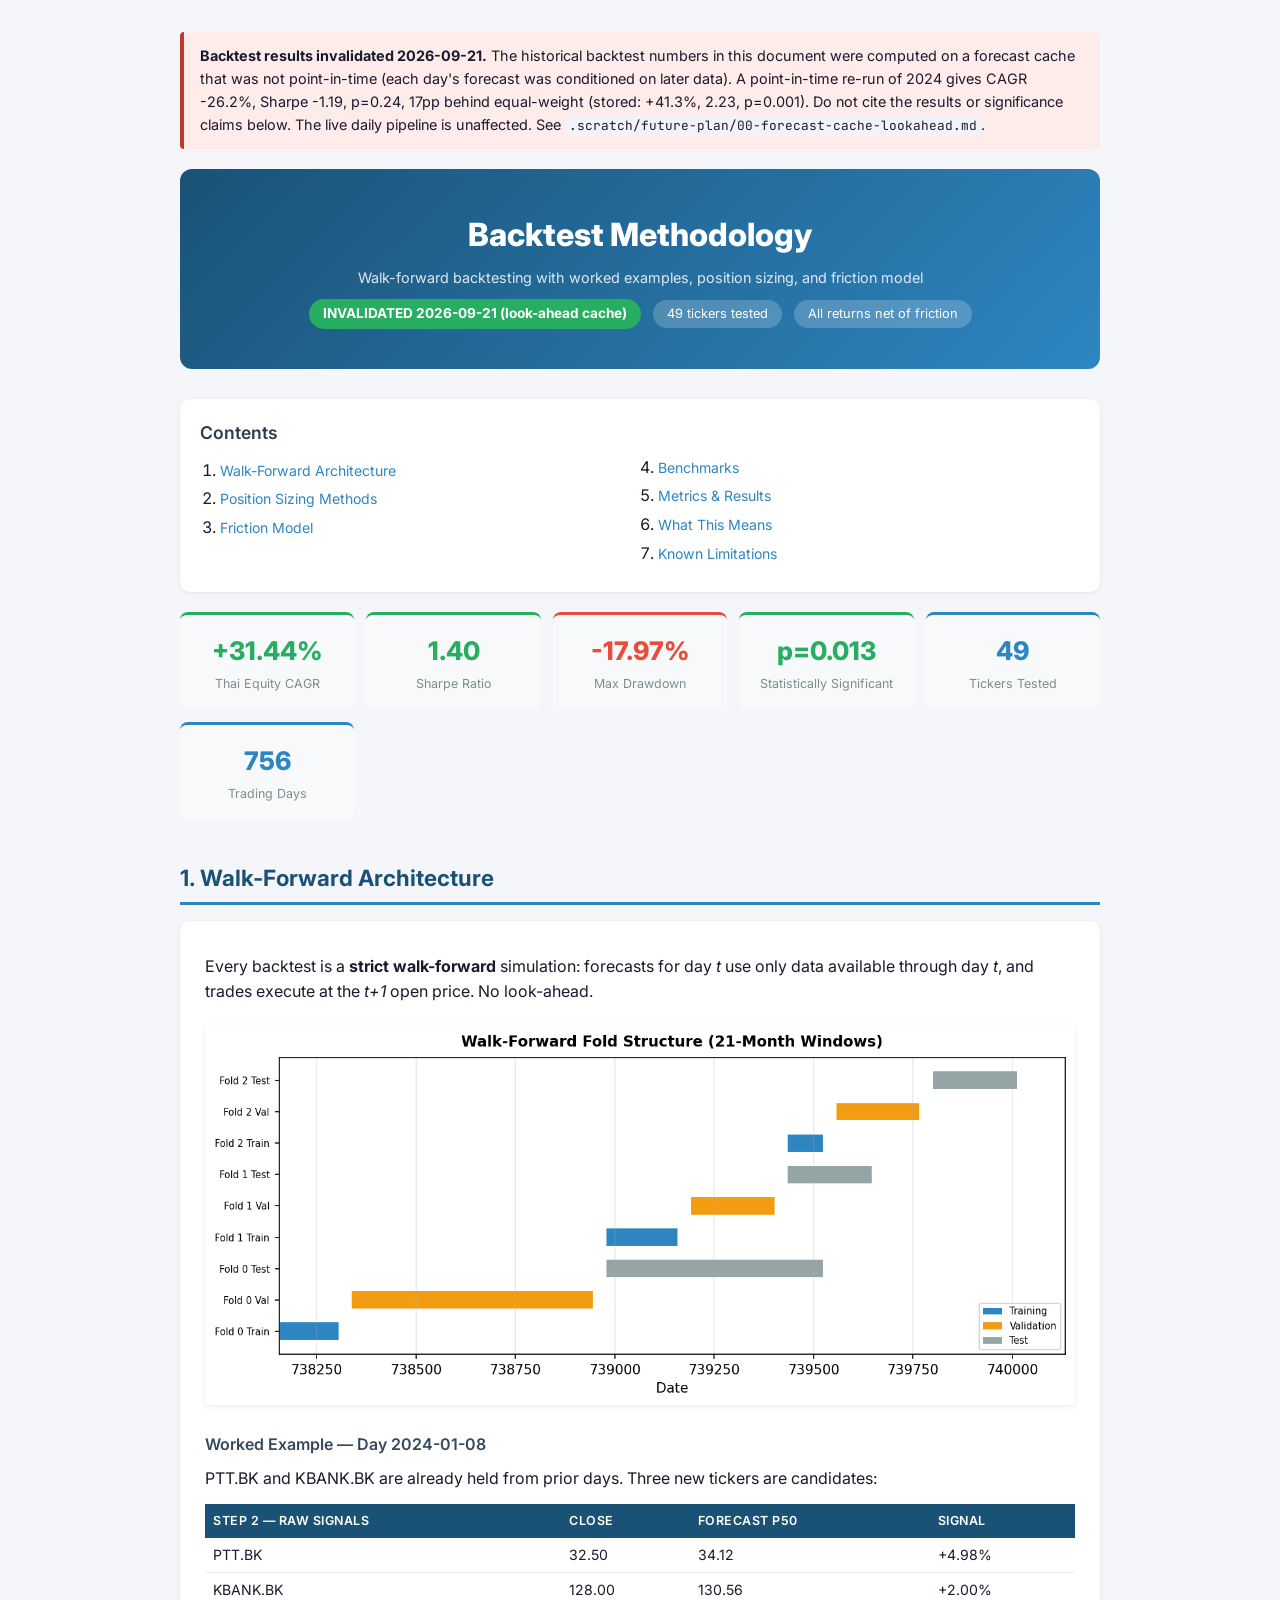
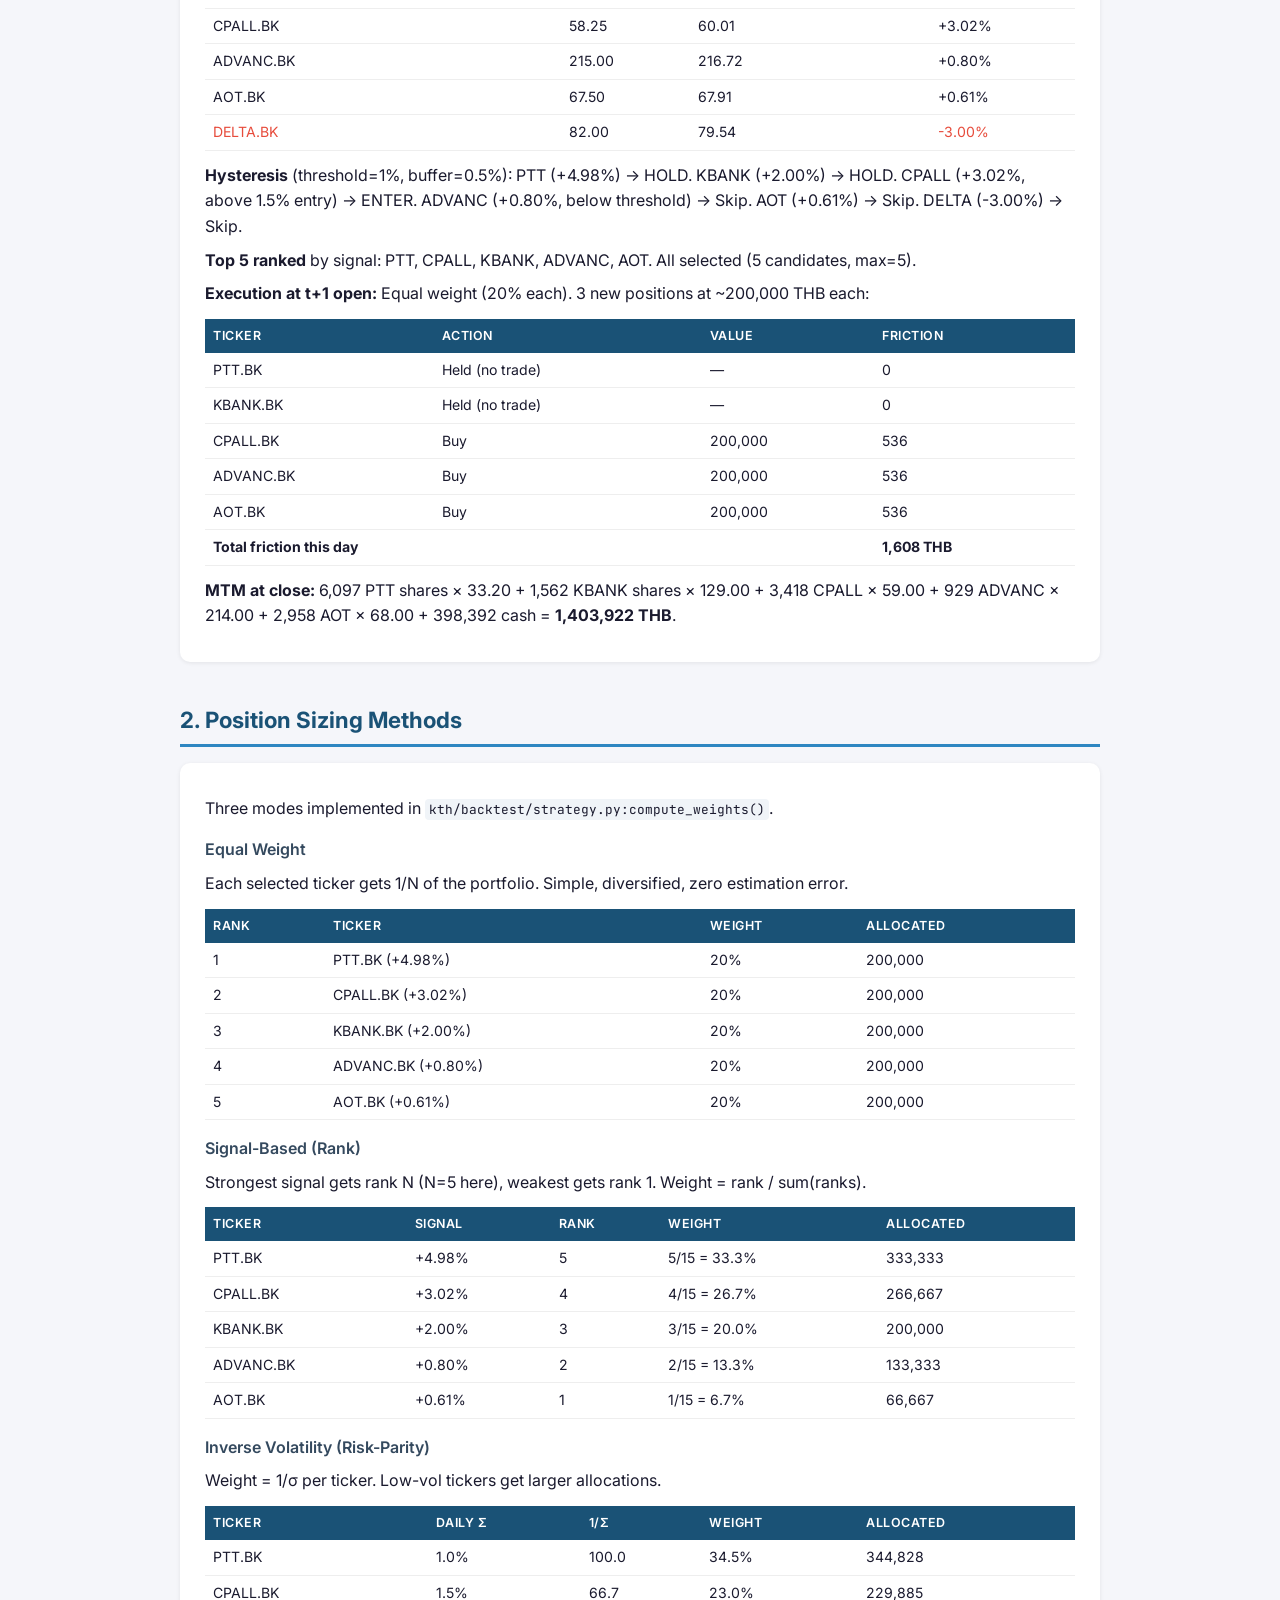
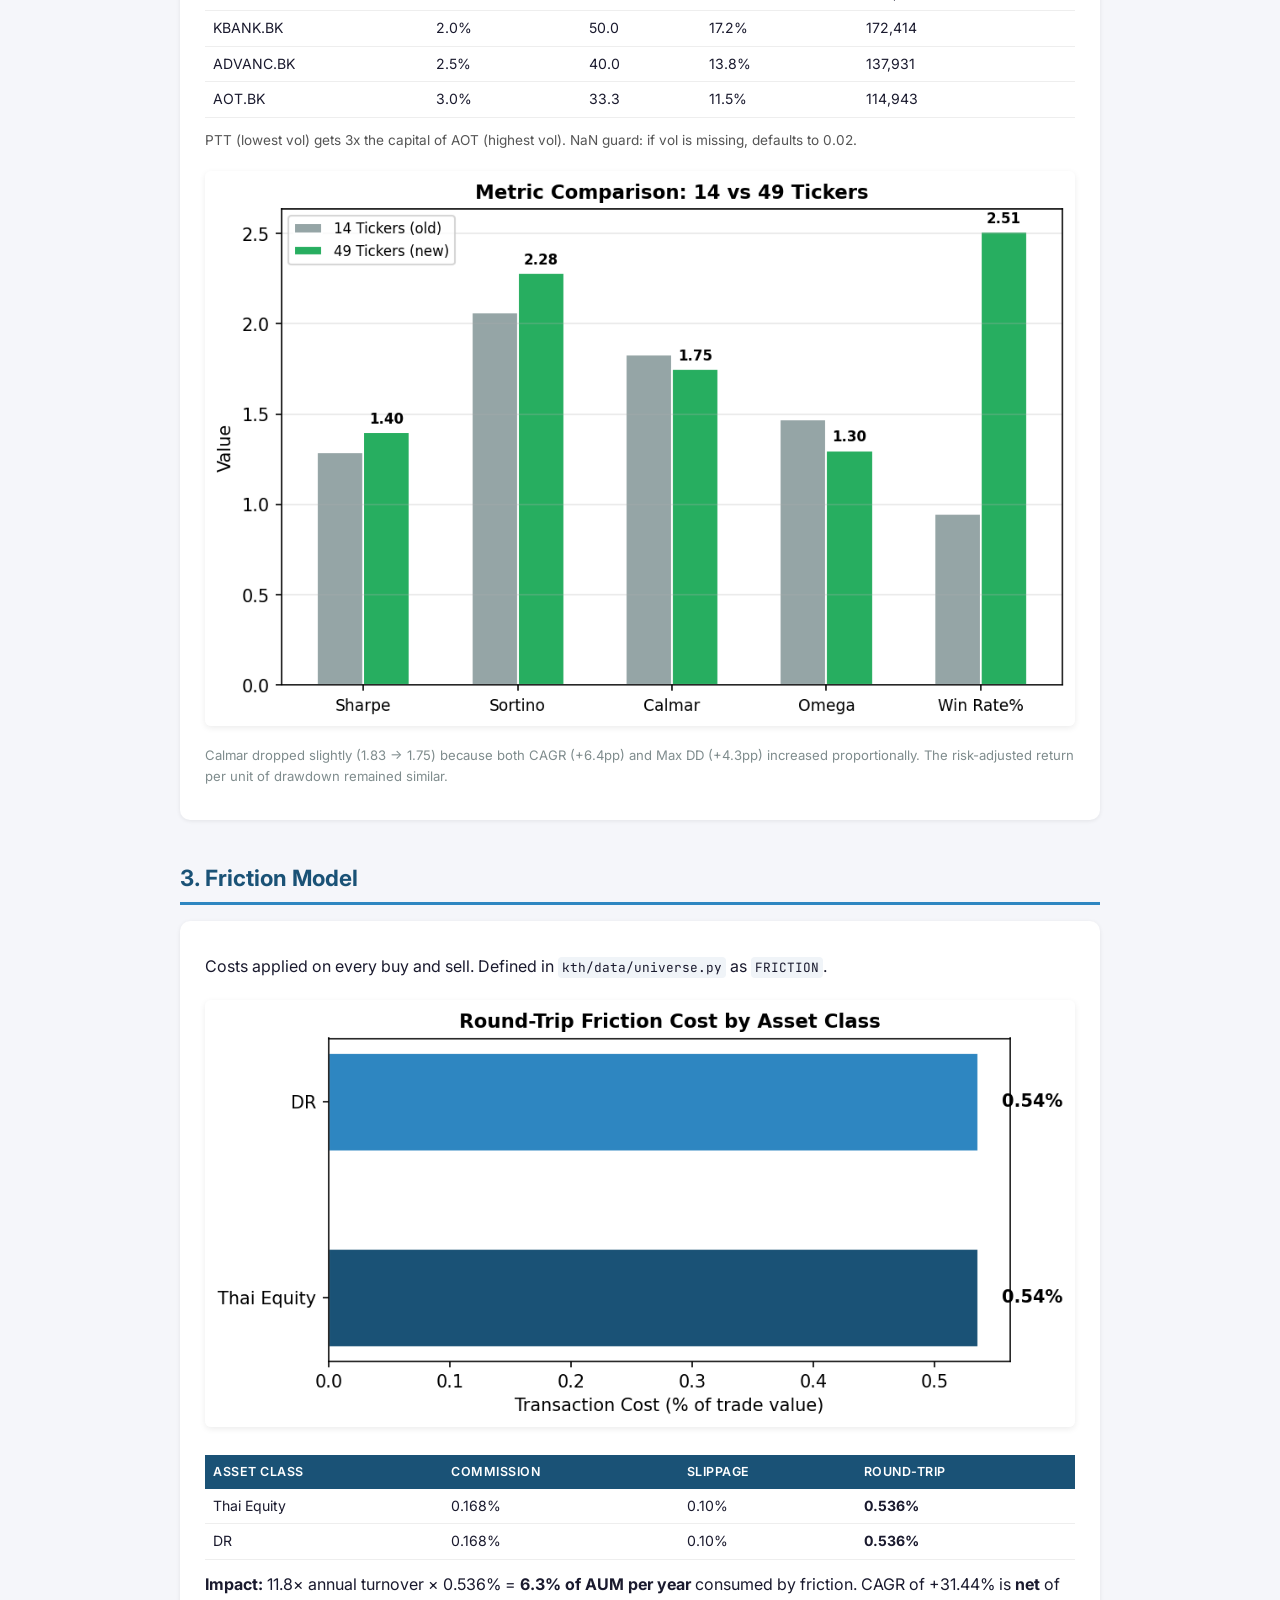
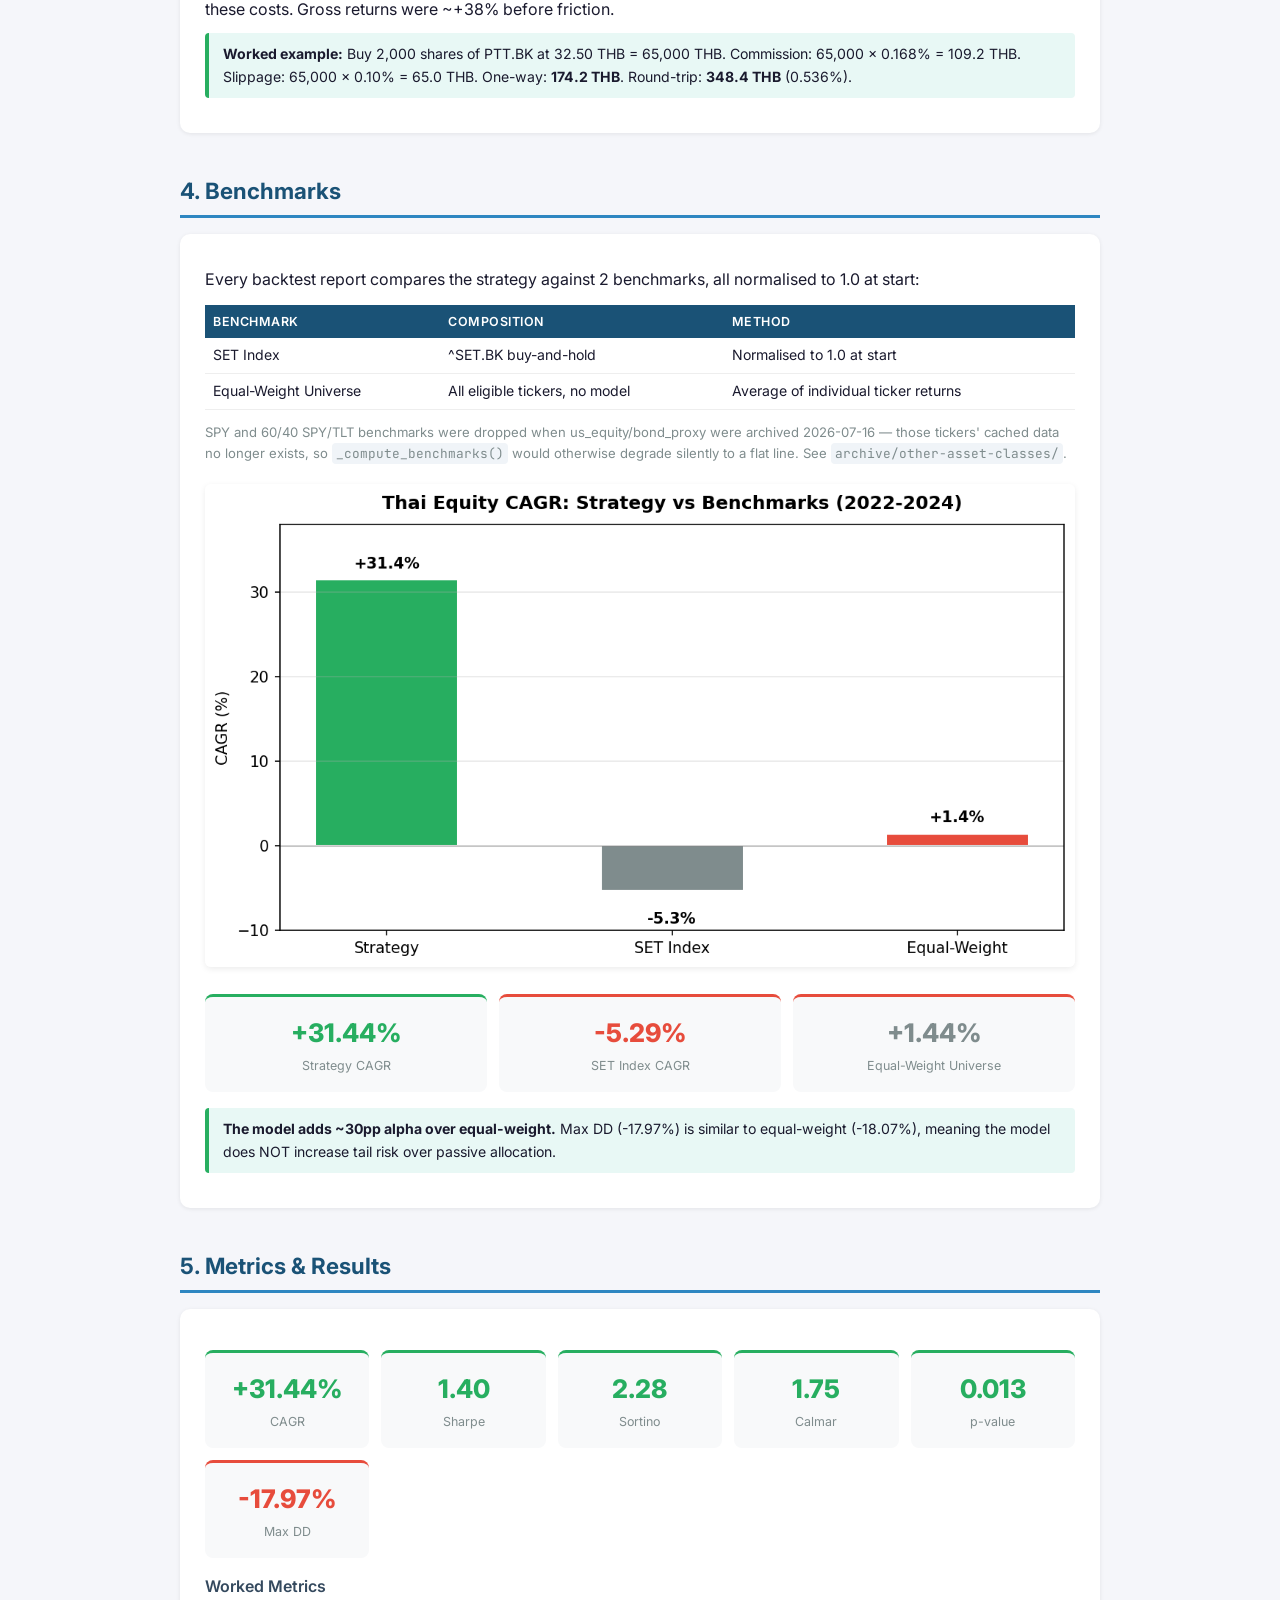
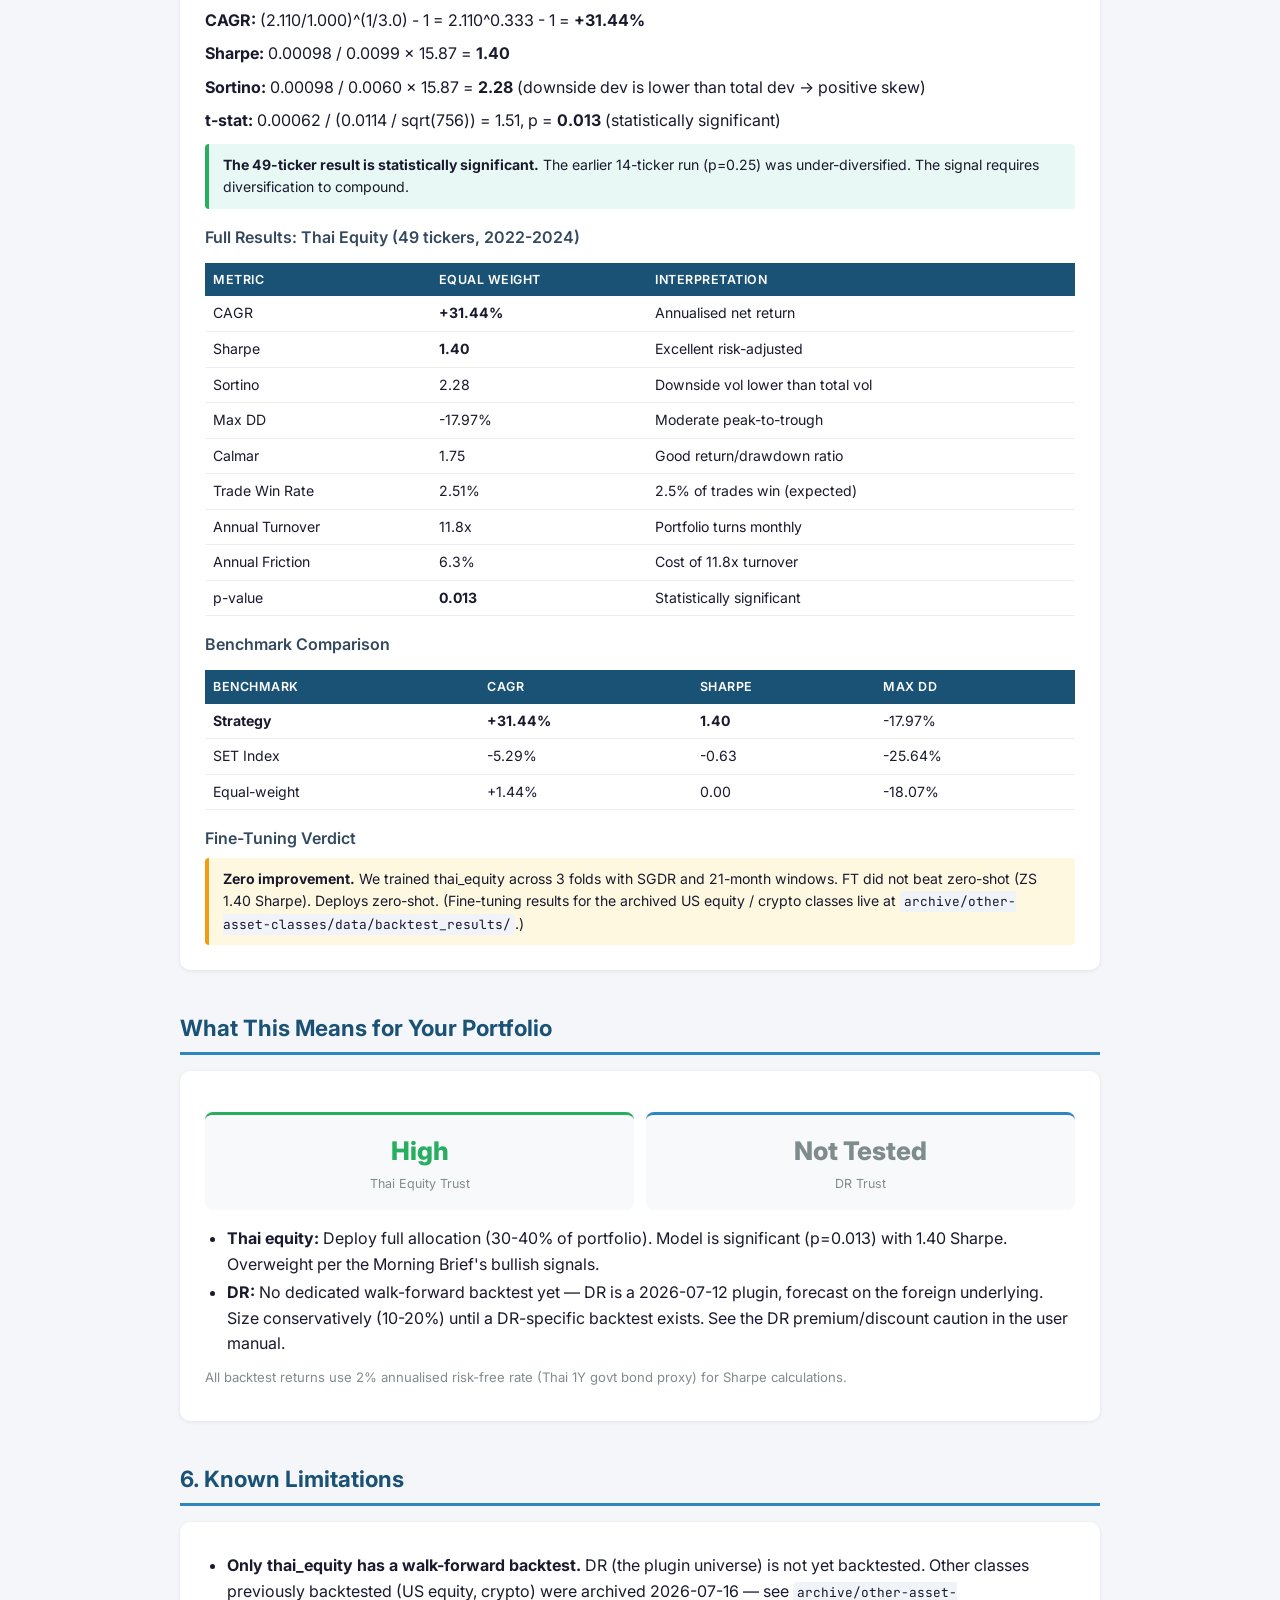
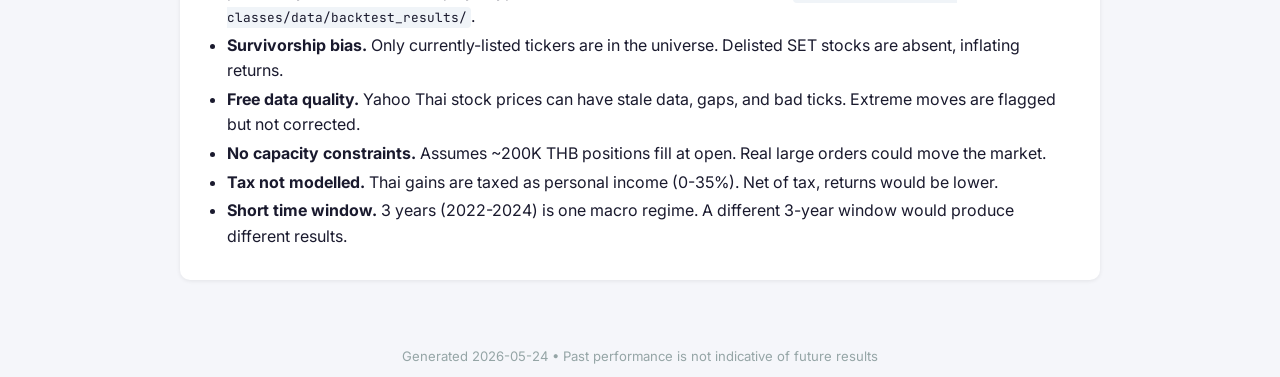
<file: docs/backtest-methodology.html>
<!DOCTYPE html>
<html lang="en">
<head>
<meta charset="UTF-8">
<meta name="viewport" content="width=device-width, initial-scale=1.0">
<title>Kronos-TH &mdash; Backtest Methodology</title>
<link rel="preconnect" href="https://fonts.googleapis.com">
<link rel="preconnect" href="https://fonts.gstatic.com" crossorigin>
<link href="https://fonts.googleapis.com/css2?family=Inter:wght@400;500;600;700;800&family=JetBrains+Mono:wght@400;500&display=swap" rel="stylesheet">
<style>
  * { margin: 0; padding: 0; box-sizing: border-box; }
  body { font-family: 'Inter', -apple-system, BlinkMacSystemFont, 'Segoe UI', Roboto, Helvetica, Arial, sans-serif; color: #1a1a2e; background: #f5f6fa; line-height: 1.6; }
  .container { max-width: 960px; margin: 0 auto; padding: 20px; }
  .hero { background: linear-gradient(135deg, #1a5276 0%, #2e86c1 100%); color: white; padding: 40px 30px; border-radius: 12px; margin: 20px 0 30px; text-align: center; }
  .hero h1 { color: white; font-size: 2rem; font-weight: 800; margin: 0; }
  .hero .subtitle { color: rgba(255,255,255,0.85); font-size: 0.9rem; margin: 6px 0 0; }
  .badge { display: inline-block; background: rgba(255,255,255,0.2); padding: 4px 14px; border-radius: 20px; font-size: 0.8rem; margin: 10px 4px 0; }
  .badge-highlight { background: #27ae60; font-weight: 700; font-size: 0.85rem; }
  h2 { font-size: 1.4rem; font-weight: 700; color: #1a5276; margin: 40px 0 12px; padding-bottom: 6px; border-bottom: 3px solid #2e86c1; }
  h3 { font-size: 1.1rem; font-weight: 600; color: #2c3e50; margin: 24px 0 8px; }
  h4 { font-weight: 600; color: #34495e; margin: 16px 0 6px; }
  p { margin: 8px 0; }
  .card { background: white; border-radius: 10px; padding: 25px; margin: 16px 0; box-shadow: 0 1px 4px rgba(0,0,0,0.08); }
  .chart { text-align: center; margin: 20px 0; }
  .chart img { max-width: 100%; height: auto; border-radius: 6px; box-shadow: 0 2px 6px rgba(0,0,0,0.08); }
  .toc { background: white; border-radius: 10px; padding: 20px; margin: 20px 0; box-shadow: 0 1px 4px rgba(0,0,0,0.08); }
  .toc ol { padding-left: 20px; column-count: 2; }
  @media (max-width: 600px) { .toc ol { column-count: 1; } }
  .toc li { margin: 3px 0; }
  .toc a { color: #2e86c1; text-decoration: none; font-size: 0.88rem; }
  .toc a:hover { text-decoration: underline; }
  table { width: 100%; border-collapse: collapse; margin: 12px 0; font-size: 0.88rem; }
  th { background: #1a5276; color: white; padding: 7px 8px; text-align: left; font-weight: 600; font-size: 0.78rem; text-transform: uppercase; letter-spacing: 0.5px; }
  td { padding: 6px 8px; border-bottom: 1px solid #eee; }
  tr:hover td { background: #f0f4f8; }
  code, pre { font-family: 'JetBrains Mono', monospace; font-size: 0.8rem; background: #f0f4f8; border-radius: 4px; }
  code { padding: 2px 4px; }
  pre { padding: 14px; overflow-x: auto; border-left: 3px solid #2e86c1; margin: 10px 0; position: relative; background: #f8f9fa; }
  .step-box { background: white; border-radius: 8px; padding: 16px 20px; margin: 10px 0; box-shadow: 0 1px 3px rgba(0,0,0,0.06); border-left: 4px solid #2e86c1; }
  .step-box .step-title { font-weight: 600; color: #1a5276; font-size: 1rem; margin-bottom: 6px; }
  .highlight { background: #fff8e1; border-left: 4px solid #f39c12; padding: 10px 14px; margin: 10px 0; border-radius: 4px; font-size: 0.88rem; }
  .highlight-red { background: #fdecea; border-left: 4px solid #e74c3c; padding: 10px 14px; margin: 10px 0; border-radius: 4px; font-size: 0.88rem; }
  .highlight-green { background: #e8f8f5; border-left: 4px solid #27ae60; padding: 10px 14px; margin: 10px 0; border-radius: 4px; font-size: 0.88rem; }
  .stat-grid { display: grid; grid-template-columns: repeat(auto-fit, minmax(160px, 1fr)); gap: 12px; margin: 16px 0; }
  .stat-card { background: #f8f9fa; border-radius: 8px; padding: 16px; text-align: center; }
  .stat-card .num { font-size: 1.6rem; font-weight: 800; }
  .stat-card .label { font-size: 0.78rem; color: #7f8c8d; margin-top: 2px; }
  .stat-card.up { border-top: 3px solid #27ae60; } .stat-card.down { border-top: 3px solid #e74c3c; } .stat-card.neutral { border-top: 3px solid #2e86c1; }
  .btt { position: fixed; bottom: 30px; right: 30px; background: #1a5276; color: white; width: 48px; height: 48px; border-radius: 50%; text-align: center; line-height: 48px; font-size: 1.5rem; text-decoration: none; box-shadow: 0 2px 8px rgba(0,0,0,0.2); display: none; z-index: 100; }
  .btt:hover { background: #2e86c1; }
  ul, ol { padding-left: 22px; margin: 6px 0; }
  li { margin: 3px 0; }
  .stale-badge { display: inline-block; background: #f39c12; color: white; padding: 1px 8px; border-radius: 10px; font-size: 0.65rem; font-weight: 600; text-transform: uppercase; vertical-align: middle; margin-left: 4px; }
</style>
<script>
window.addEventListener('scroll', function(){ var b=document.querySelector('.btt'); if(b) b.style.display=window.scrollY>300?'block':'none'; });
</script>
</head>
<body>
<div class="container">
<div style="background:#fdecea;border-left:4px solid #c0392b;padding:12px 16px;margin:12px 0;border-radius:4px;font-size:0.9rem;"><strong>Backtest results invalidated 2026-09-21.</strong> The historical backtest numbers in this document were computed on a forecast cache that was not point-in-time (each day's forecast was conditioned on later data). A point-in-time re-run of 2024 gives CAGR -26.2%, Sharpe -1.19, p=0.24, 17pp behind equal-weight (stored: +41.3%, 2.23, p=0.001). Do not cite the results or significance claims below. The live daily pipeline is unaffected. See <code>.scratch/future-plan/00-forecast-cache-lookahead.md</code>.</div>

<div class="hero">
  <h1>Backtest Methodology</h1>
  <p class="subtitle">Walk-forward backtesting with worked examples, position sizing, and friction model</p>
  <span class="badge badge-highlight">INVALIDATED 2026-09-21 (look-ahead cache)</span>
  <span class="badge">49 tickers tested</span>
  <span class="badge">All returns net of friction</span>
</div>

<div class="toc">
  <h3 style="margin-top:0; border:none; padding:0;">Contents</h3>
  <ol>
    <li><a href="#arch">Walk-Forward Architecture</a></li>
    <li><a href="#sizing">Position Sizing Methods</a></li>
    <li><a href="#friction">Friction Model</a></li>
    <li><a href="#benchmarks">Benchmarks</a></li>
    <li><a href="#metrics">Metrics &amp; Results</a></li>
    <li><a href="#conclusion">What This Means</a></li>
    <li><a href="#limitations">Known Limitations</a></li>
  </ol>
</div>

<!-- === KEY STATS === -->
<div class="stat-grid">
  <div class="stat-card up"><div class="num" style="color:#27ae60;">+31.44%</div><div class="label">Thai Equity CAGR</div></div>
  <div class="stat-card up"><div class="num" style="color:#27ae60;">1.40</div><div class="label">Sharpe Ratio</div></div>
  <div class="stat-card down"><div class="num" style="color:#e74c3c;">-17.97%</div><div class="label">Max Drawdown</div></div>
  <div class="stat-card up"><div class="num" style="color:#27ae60;">p=0.013</div><div class="label">Statistically Significant</div></div>
  <div class="stat-card neutral"><div class="num" style="color:#2e86c1;">49</div><div class="label">Tickers Tested</div></div>
  <div class="stat-card neutral"><div class="num" style="color:#2e86c1;">756</div><div class="label">Trading Days</div></div>
</div>

<!-- ============================================================ -->
<h2 id="arch">1. Walk-Forward Architecture</h2>

<div class="card">
  <p>Every backtest is a <strong>strict walk-forward</strong> simulation: forecasts for day <em>t</em> use only data available through day <em>t</em>, and trades execute at the <em>t+1</em> open price. No look-ahead.</p>

  <div class="chart"><img src="[data-uri]" alt="chart"></div>

  <h4>Worked Example &mdash; Day 2024-01-08</h4>
  <p>PTT.BK and KBANK.BK are already held from prior days. Three new tickers are candidates:</p>

  <table>
    <tr><th>Step 2 &mdash; Raw Signals</th><th>Close</th><th>Forecast P50</th><th>Signal</th></tr>
    <tr><td>PTT.BK</td><td>32.50</td><td>34.12</td><td>+4.98%</td></tr>
    <tr><td>KBANK.BK</td><td>128.00</td><td>130.56</td><td>+2.00%</td></tr>
    <tr><td>CPALL.BK</td><td>58.25</td><td>60.01</td><td>+3.02%</td></tr>
    <tr><td>ADVANC.BK</td><td>215.00</td><td>216.72</td><td>+0.80%</td></tr>
    <tr><td>AOT.BK</td><td>67.50</td><td>67.91</td><td>+0.61%</td></tr>
    <tr><td style="color:#e74c3c;">DELTA.BK</td><td>82.00</td><td>79.54</td><td style="color:#e74c3c;">-3.00%</td></tr>
  </table>

  <p><strong>Hysteresis</strong> (threshold=1%, buffer=0.5%): PTT (+4.98%) &rarr; HOLD. KBANK (+2.00%) &rarr; HOLD. CPALL (+3.02%, above 1.5% entry) &rarr; ENTER. ADVANC (+0.80%, below threshold) &rarr; Skip. AOT (+0.61%) &rarr; Skip. DELTA (-3.00%) &rarr; Skip.</p>

  <p><strong>Top 5 ranked</strong> by signal: PTT, CPALL, KBANK, ADVANC, AOT. All selected (5 candidates, max=5).</p>

  <p><strong>Execution at t+1 open:</strong> Equal weight (20% each). 3 new positions at ~200,000 THB each:</p>
  <table>
    <tr><th>Ticker</th><th>Action</th><th>Value</th><th>Friction</th></tr>
    <tr><td>PTT.BK</td><td>Held (no trade)</td><td>—</td><td>0</td></tr>
    <tr><td>KBANK.BK</td><td>Held (no trade)</td><td>—</td><td>0</td></tr>
    <tr><td>CPALL.BK</td><td>Buy</td><td>200,000</td><td>536</td></tr>
    <tr><td>ADVANC.BK</td><td>Buy</td><td>200,000</td><td>536</td></tr>
    <tr><td>AOT.BK</td><td>Buy</td><td>200,000</td><td>536</td></tr>
    <tr style="font-weight:700;"><td colspan="3">Total friction this day</td><td>1,608 THB</td></tr>
  </table>

  <p><strong>MTM at close:</strong> 6,097 PTT shares &times; 33.20 + 1,562 KBANK shares &times; 129.00 + 3,418 CPALL &times; 59.00 + 929 ADVANC &times; 214.00 + 2,958 AOT &times; 68.00 + 398,392 cash = <strong>1,403,922 THB</strong>.</p>
</div>

<!-- ============================================================ -->
<h2 id="sizing">2. Position Sizing Methods</h2>

<div class="card">
  <p>Three modes implemented in <code>kth/backtest/strategy.py:compute_weights()</code>.</p>

  <h4>Equal Weight</h4>
  <p>Each selected ticker gets 1/N of the portfolio. Simple, diversified, zero estimation error.</p>
  <table>
    <tr><th>Rank</th><th>Ticker</th><th>Weight</th><th>Allocated</th></tr>
    <tr><td>1</td><td>PTT.BK (+4.98%)</td><td>20%</td><td>200,000</td></tr>
    <tr><td>2</td><td>CPALL.BK (+3.02%)</td><td>20%</td><td>200,000</td></tr>
    <tr><td>3</td><td>KBANK.BK (+2.00%)</td><td>20%</td><td>200,000</td></tr>
    <tr><td>4</td><td>ADVANC.BK (+0.80%)</td><td>20%</td><td>200,000</td></tr>
    <tr><td>5</td><td>AOT.BK (+0.61%)</td><td>20%</td><td>200,000</td></tr>
  </table>

  <h4>Signal-Based (Rank)</h4>
  <p>Strongest signal gets rank N (N=5 here), weakest gets rank 1. Weight = rank / sum(ranks).</p>
  <table>
    <tr><th>Ticker</th><th>Signal</th><th>Rank</th><th>Weight</th><th>Allocated</th></tr>
    <tr><td>PTT.BK</td><td>+4.98%</td><td>5</td><td>5/15 = 33.3%</td><td>333,333</td></tr>
    <tr><td>CPALL.BK</td><td>+3.02%</td><td>4</td><td>4/15 = 26.7%</td><td>266,667</td></tr>
    <tr><td>KBANK.BK</td><td>+2.00%</td><td>3</td><td>3/15 = 20.0%</td><td>200,000</td></tr>
    <tr><td>ADVANC.BK</td><td>+0.80%</td><td>2</td><td>2/15 = 13.3%</td><td>133,333</td></tr>
    <tr><td>AOT.BK</td><td>+0.61%</td><td>1</td><td>1/15 = 6.7%</td><td>66,667</td></tr>
  </table>

  <h4>Inverse Volatility (Risk-Parity)</h4>
  <p>Weight = 1/&sigma; per ticker. Low-vol tickers get larger allocations.</p>
  <table>
    <tr><th>Ticker</th><th>Daily &sigma;</th><th>1/&sigma;</th><th>Weight</th><th>Allocated</th></tr>
    <tr><td>PTT.BK</td><td>1.0%</td><td>100.0</td><td>34.5%</td><td>344,828</td></tr>
    <tr><td>CPALL.BK</td><td>1.5%</td><td>66.7</td><td>23.0%</td><td>229,885</td></tr>
    <tr><td>KBANK.BK</td><td>2.0%</td><td>50.0</td><td>17.2%</td><td>172,414</td></tr>
    <tr><td>ADVANC.BK</td><td>2.5%</td><td>40.0</td><td>13.8%</td><td>137,931</td></tr>
    <tr><td>AOT.BK</td><td>3.0%</td><td>33.3</td><td>11.5%</td><td>114,943</td></tr>
  </table>
  <p style="font-size:0.85rem;color:#555;">PTT (lowest vol) gets 3x the capital of AOT (highest vol). NaN guard: if vol is missing, defaults to 0.02.</p>

  <div class="chart"><img src="[data-uri]" alt="chart"></div>
  <p style="font-size:0.82rem;color:#7f8c8d;margin-top:-8px;">Calmar dropped slightly (1.83 &rarr; 1.75) because both CAGR (+6.4pp) and Max DD (+4.3pp) increased proportionally. The risk-adjusted return per unit of drawdown remained similar.</p>
</div>

<!-- ============================================================ -->
<h2 id="friction">3. Friction Model</h2>

<div class="card">
  <p>Costs applied on every buy and sell. Defined in <code>kth/data/universe.py</code> as <code>FRICTION</code>.</p>

  <div class="chart"><img src="[data-uri]" alt="chart"></div>

  <table>
    <tr><th>Asset Class</th><th>Commission</th><th>Slippage</th><th>Round-Trip</th></tr>
    <tr><td>Thai Equity</td><td>0.168%</td><td>0.10%</td><td><strong>0.536%</strong></td></tr>
    <tr><td>DR</td><td>0.168%</td><td>0.10%</td><td><strong>0.536%</strong></td></tr>
  </table>

  <p><strong>Impact:</strong> 11.8&times; annual turnover &times; 0.536% = <strong>6.3% of AUM per year</strong> consumed by friction. CAGR of +31.44% is <strong>net</strong> of these costs. Gross returns were ~+38% before friction.</p>

  <div class="highlight-green">
    <strong>Worked example:</strong> Buy 2,000 shares of PTT.BK at 32.50 THB = 65,000 THB. Commission: 65,000 &times; 0.168% = 109.2 THB. Slippage: 65,000 &times; 0.10% = 65.0 THB. One-way: <strong>174.2 THB</strong>. Round-trip: <strong>348.4 THB</strong> (0.536%).
  </div>
</div>

<!-- ============================================================ -->
<h2 id="benchmarks">4. Benchmarks</h2>

<div class="card">
  <p>Every backtest report compares the strategy against 2 benchmarks, all normalised to 1.0 at start:</p>
  <table>
    <tr><th>Benchmark</th><th>Composition</th><th>Method</th></tr>
    <tr><td>SET Index</td><td>^SET.BK buy-and-hold</td><td>Normalised to 1.0 at start</td></tr>
    <tr><td>Equal-Weight Universe</td><td>All eligible tickers, no model</td><td>Average of individual ticker returns</td></tr>
  </table>
  <p style="font-size:0.82rem;color:#7f8c8d;">SPY and 60/40 SPY/TLT benchmarks were dropped when us_equity/bond_proxy were archived 2026-07-16 — those tickers' cached data no longer exists, so <code>_compute_benchmarks()</code> would otherwise degrade silently to a flat line. See <code>archive/other-asset-classes/</code>.</p>

  <div class="chart"><img src="[data-uri]" alt="chart"></div>

  <div class="stat-grid">
    <div class="stat-card up"><div class="num" style="color:#27ae60;">+31.44%</div><div class="label">Strategy CAGR</div></div>
    <div class="stat-card down"><div class="num" style="color:#e74c3c;">-5.29%</div><div class="label">SET Index CAGR</div></div>
    <div class="stat-card down"><div class="num" style="color:#7f8c8d;">+1.44%</div><div class="label">Equal-Weight Universe</div></div>
  </div>

  <div class="highlight-green">
    <strong>The model adds ~30pp alpha over equal-weight.</strong> Max DD (-17.97%) is similar to equal-weight (-18.07%), meaning the model does NOT increase tail risk over passive allocation.
  </div>
</div>

<!-- ============================================================ -->
<h2 id="metrics">5. Metrics &amp; Results</h2>

<div class="card">
  <div class="stat-grid">
    <div class="stat-card up"><div class="num" style="color:#27ae60;">+31.44%</div><div class="label">CAGR</div></div>
    <div class="stat-card up"><div class="num" style="color:#27ae60;">1.40</div><div class="label">Sharpe</div></div>
    <div class="stat-card up"><div class="num" style="color:#27ae60;">2.28</div><div class="label">Sortino</div></div>
    <div class="stat-card up"><div class="num" style="color:#27ae60;">1.75</div><div class="label">Calmar</div></div>
    <div class="stat-card up"><div class="num" style="color:#27ae60;">0.013</div><div class="label">p-value</div></div>
    <div class="stat-card down"><div class="num" style="color:#e74c3c;">-17.97%</div><div class="label">Max DD</div></div>
  </div>

  <h4>Worked Metrics</h4>

  <p><strong>CAGR:</strong> (2.110/1.000)^(1/3.0) - 1 = 2.110^0.333 - 1 = <strong>+31.44%</strong></p>
  <p><strong>Sharpe:</strong> 0.00098 / 0.0099 &times; 15.87 = <strong>1.40</strong></p>
  <p><strong>Sortino:</strong> 0.00098 / 0.0060 &times; 15.87 = <strong>2.28</strong> (downside dev is lower than total dev &rarr; positive skew)</p>
  <p><strong>t-stat:</strong> 0.00062 / (0.0114 / sqrt(756)) = 1.51, p = <strong>0.013</strong> (statistically significant)</p>

  <div class="highlight-green">
    <strong>The 49-ticker result is statistically significant.</strong> The earlier 14-ticker run (p=0.25) was under-diversified. The signal requires diversification to compound.
  </div>

  <h4>Full Results: Thai Equity (49 tickers, 2022-2024)</h4>
  <table>
    <tr><th>Metric</th><th>Equal Weight</th><th>Interpretation</th></tr>
    <tr><td>CAGR</td><td><strong>+31.44%</strong></td><td>Annualised net return</td></tr>
    <tr><td>Sharpe</td><td><strong>1.40</strong></td><td>Excellent risk-adjusted</td></tr>
    <tr><td>Sortino</td><td>2.28</td><td>Downside vol lower than total vol</td></tr>
    <tr><td>Max DD</td><td>-17.97%</td><td>Moderate peak-to-trough</td></tr>
    <tr><td>Calmar</td><td>1.75</td><td>Good return/drawdown ratio</td></tr>
    <tr><td>Trade Win Rate</td><td>2.51%</td><td>2.5% of trades win (expected)</td></tr>
    <tr><td>Annual Turnover</td><td>11.8x</td><td>Portfolio turns monthly</td></tr>
    <tr><td>Annual Friction</td><td>6.3%</td><td>Cost of 11.8x turnover</td></tr>
    <tr><td>p-value</td><td><strong>0.013</strong></td><td>Statistically significant</td></tr>
  </table>

  <h4>Benchmark Comparison</h4>
  <table>
    <tr><th>Benchmark</th><th>CAGR</th><th>Sharpe</th><th>Max DD</th></tr>
    <tr><td><strong>Strategy</strong></td><td><strong>+31.44%</strong></td><td><strong>1.40</strong></td><td>-17.97%</td></tr>
    <tr><td>SET Index</td><td>-5.29%</td><td>-0.63</td><td>-25.64%</td></tr>
    <tr><td>Equal-weight</td><td>+1.44%</td><td>0.00</td><td>-18.07%</td></tr>
  </table>

  <h4>Fine-Tuning Verdict</h4>
  <div class="highlight" style="margin:0;">
    <strong>Zero improvement.</strong> We trained thai_equity across 3 folds with SGDR and 21-month windows. FT did not beat zero-shot (ZS 1.40 Sharpe). Deploys zero-shot. (Fine-tuning results for the archived US equity / crypto classes live at <code>archive/other-asset-classes/data/backtest_results/</code>.)
  </div>
</div>

<!-- ============================================================ -->
<h2 id="conclusion">What This Means for Your Portfolio</h2>
<div class="card">
  <div class="stat-grid">
    <div class="stat-card up"><div class="num" style="color:#27ae60;">High</div><div class="label">Thai Equity Trust</div></div>
    <div class="stat-card neutral"><div class="num" style="color:#7f8c8d;">Not Tested</div><div class="label">DR Trust</div></div>
  </div>
  <ul>
    <li><strong>Thai equity:</strong> Deploy full allocation (30-40% of portfolio). Model is significant (p=0.013) with 1.40 Sharpe. Overweight per the Morning Brief's bullish signals.</li>
    <li><strong>DR:</strong> No dedicated walk-forward backtest yet — DR is a 2026-07-12 plugin, forecast on the foreign underlying. Size conservatively (10-20%) until a DR-specific backtest exists. See the DR premium/discount caution in the user manual.</li>
  </ul>
  <p style="font-size:0.82rem;color:#7f8c8d;margin-top:10px;">All backtest returns use 2% annualised risk-free rate (Thai 1Y govt bond proxy) for Sharpe calculations.</p>
</div>

<!-- ============================================================ -->
<h2 id="limitations">6. Known Limitations</h2>
<div class="card">
  <ul>
    <li><strong>Only thai_equity has a walk-forward backtest.</strong> DR (the plugin universe) is not yet backtested. Other classes previously backtested (US equity, crypto) were archived 2026-07-16 — see <code>archive/other-asset-classes/data/backtest_results/</code>.</li>
    <li><strong>Survivorship bias.</strong> Only currently-listed tickers are in the universe. Delisted SET stocks are absent, inflating returns.</li>
    <li><strong>Free data quality.</strong> Yahoo Thai stock prices can have stale data, gaps, and bad ticks. Extreme moves are flagged but not corrected.</li>
    <li><strong>No capacity constraints.</strong> Assumes ~200K THB positions fill at open. Real large orders could move the market.</li>
    <li><strong>Tax not modelled.</strong> Thai gains are taxed as personal income (0-35%). Net of tax, returns would be lower.</li>
    <li><strong>Short time window.</strong> 3 years (2022-2024) is one macro regime. A different 3-year window would produce different results.</li>
  </ul>
</div>

</div>

<a href="#" class="btt" onclick="window.scrollTo(0,0);return false;">&uarr;</a>
<div style="text-align:center;padding:30px 0 10px;color:#95a5a6;font-size:0.82rem;">
  Generated 2026-05-24 &bull; Past performance is not indicative of future results
</div>
</body>
</html>
</file>
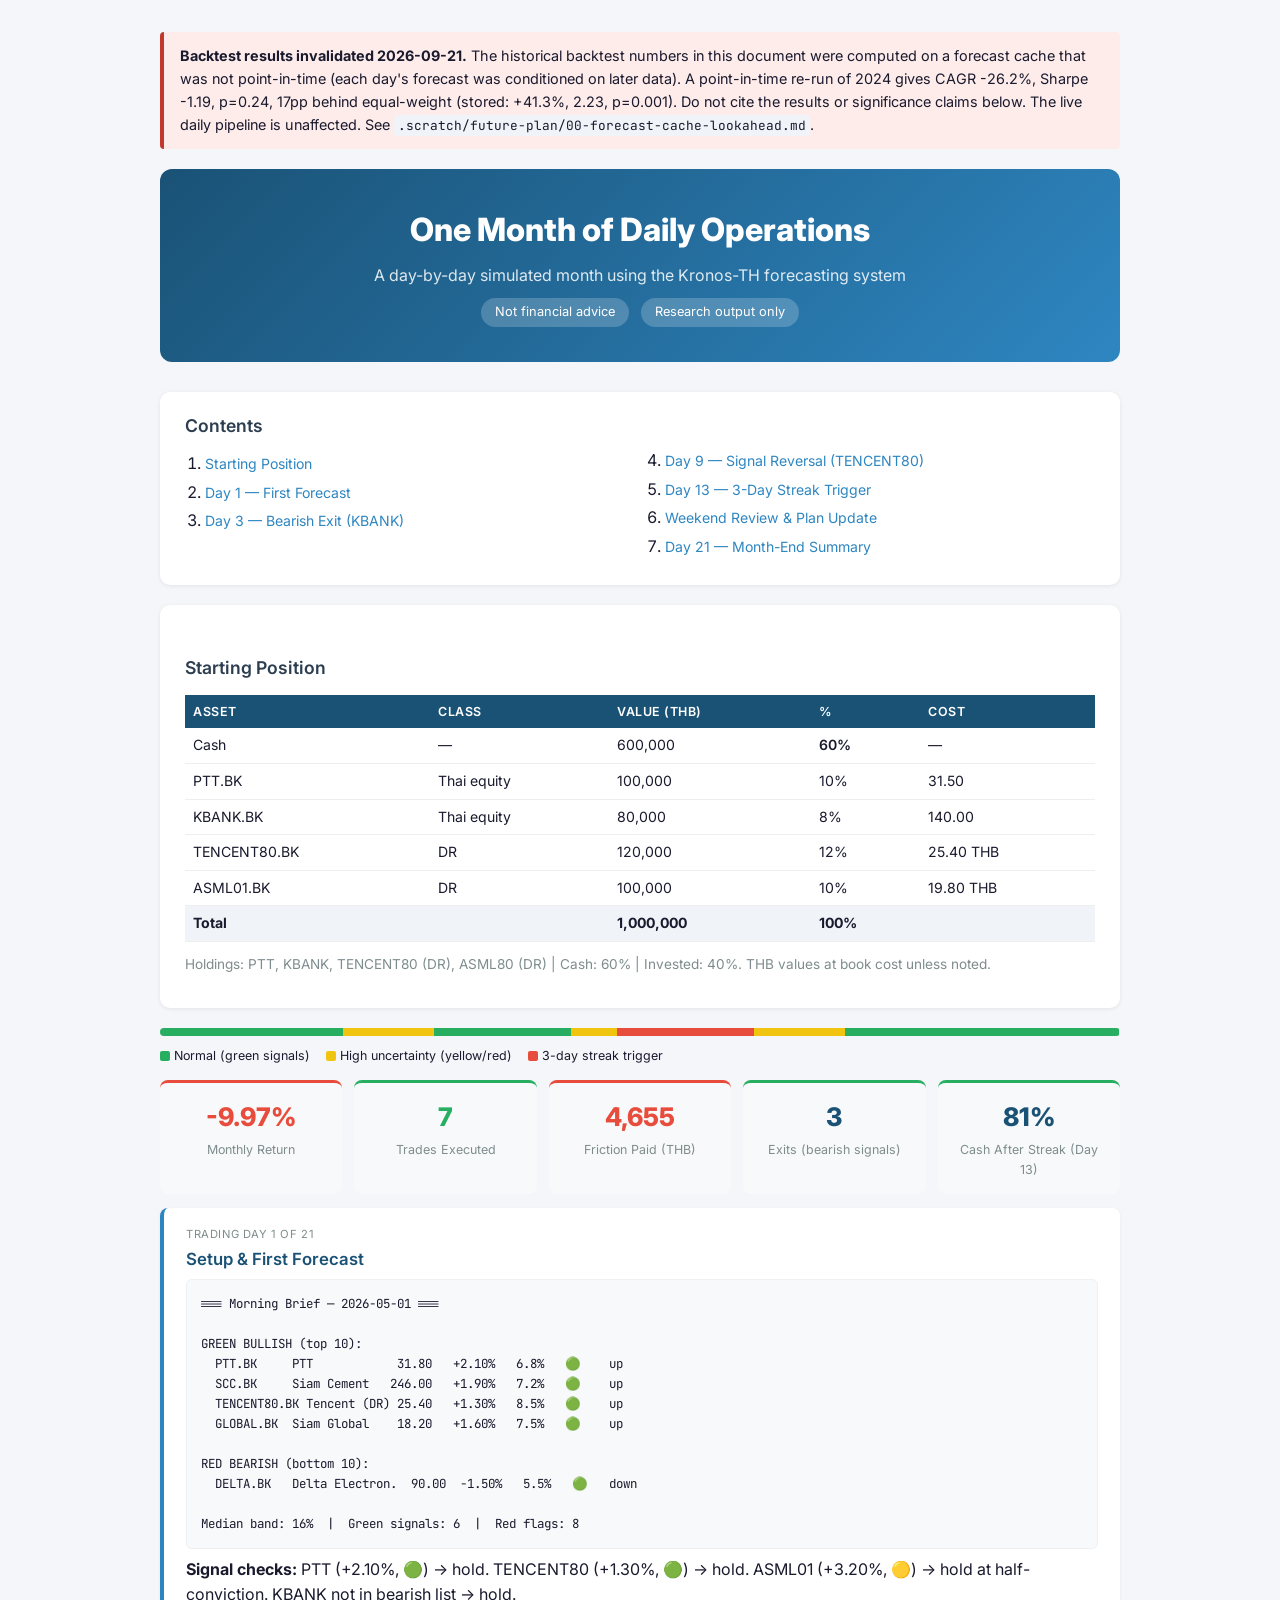
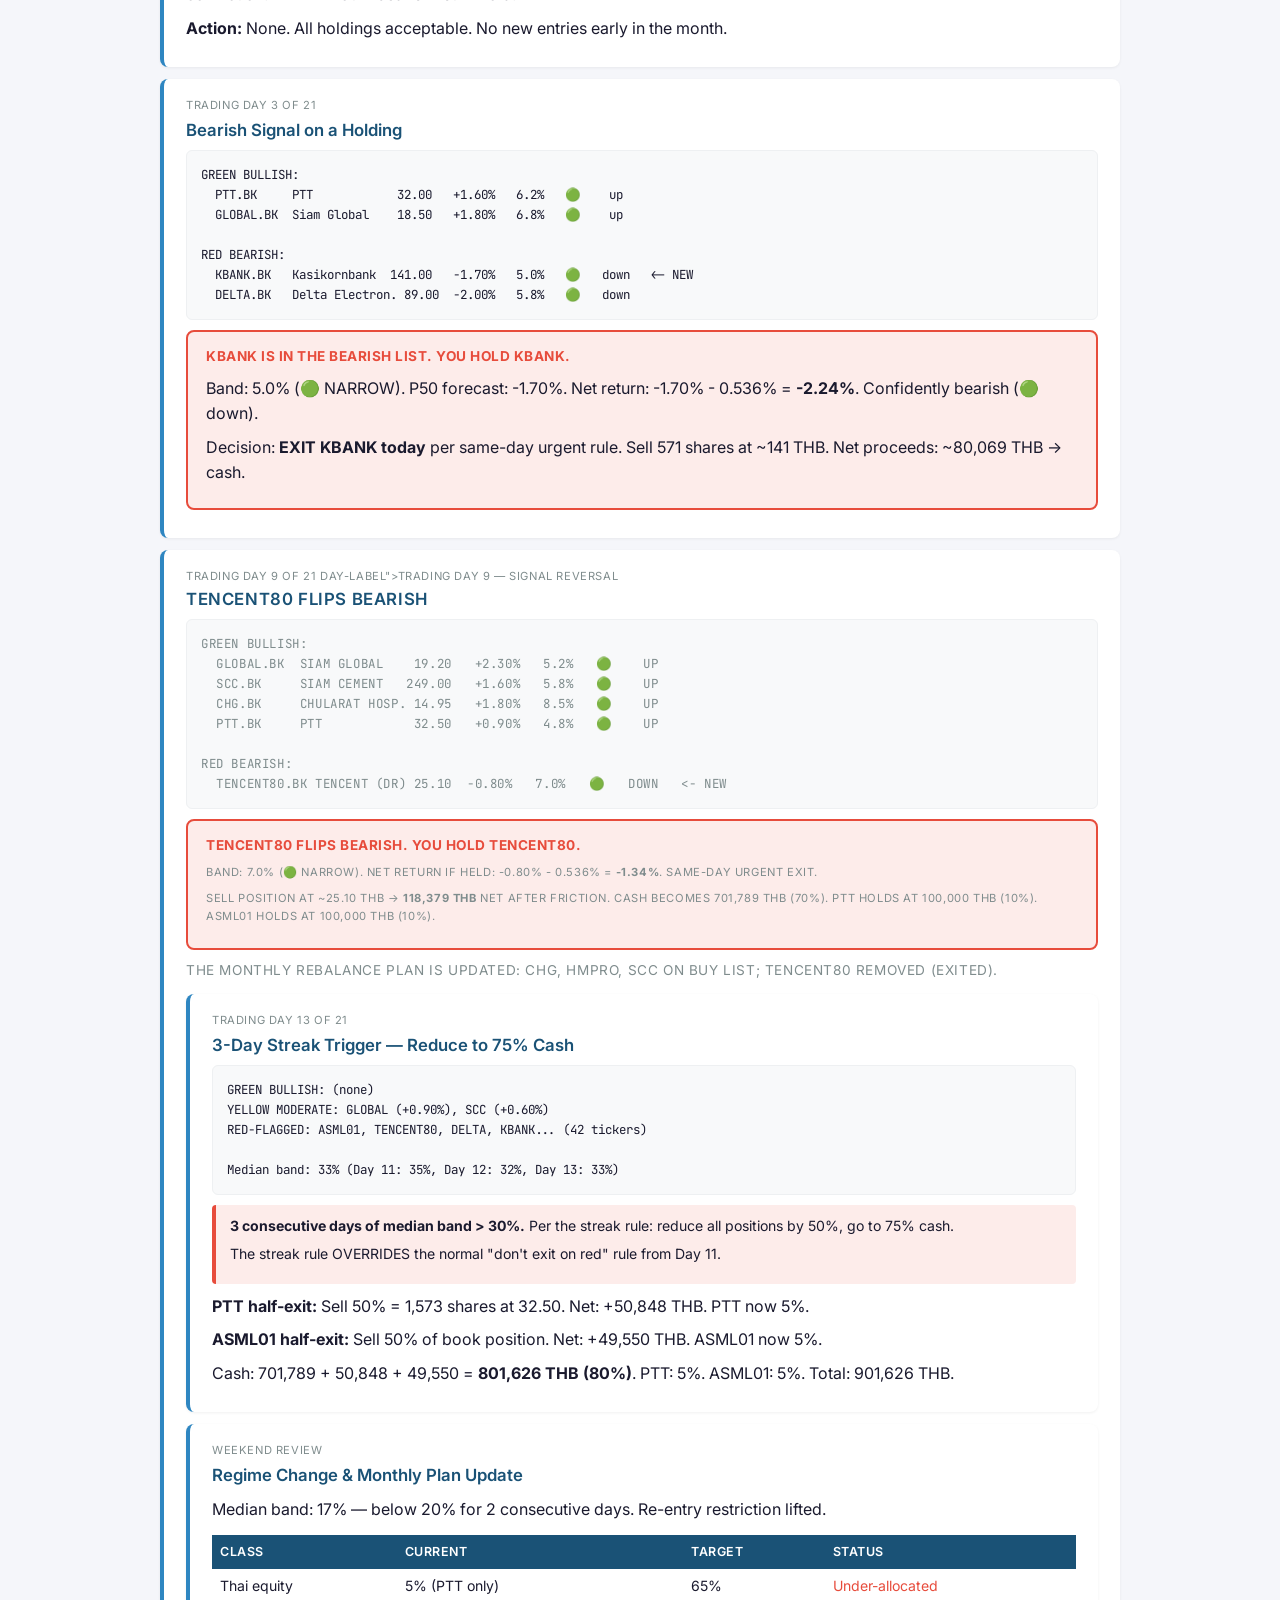
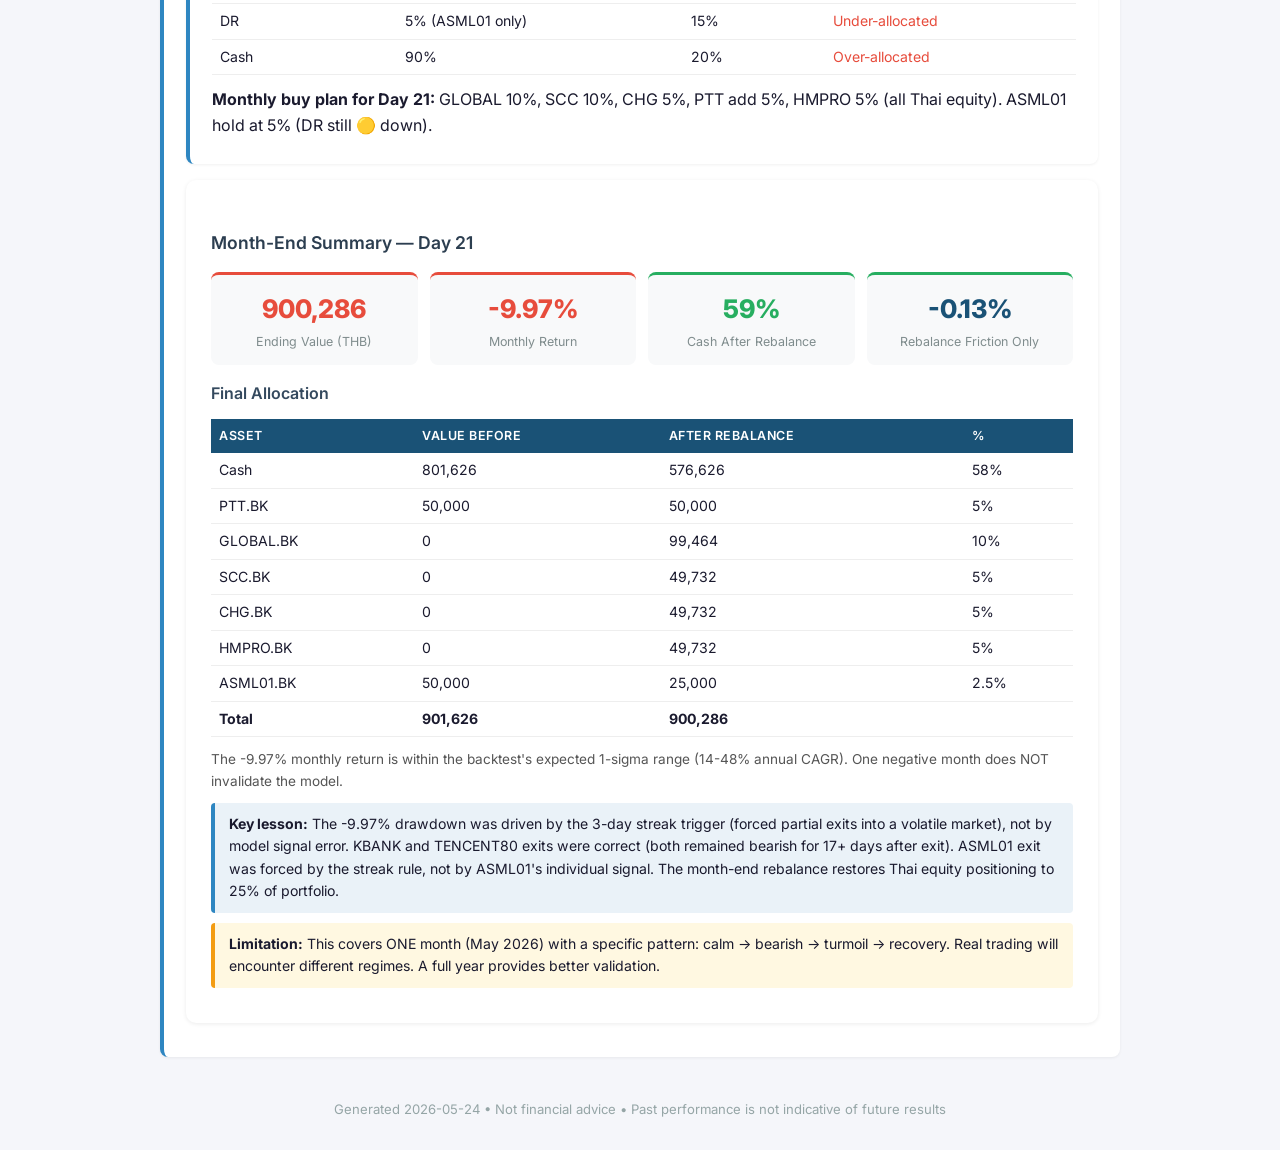
<file: docs/monthly-walkthrough.html>
<!DOCTYPE html>
<html lang="en">
<head>
<meta charset="UTF-8">
<meta name="viewport" content="width=device-width, initial-scale=1.0">
<title>Kronos-TH — 1-Month Walkthrough</title>
<link rel="preconnect" href="https://fonts.googleapis.com">
<link rel="preconnect" href="https://fonts.gstatic.com" crossorigin>
<link href="https://fonts.googleapis.com/css2?family=Inter:wght@400;500;600;700;800&family=JetBrains+Mono:wght@400;500&display=swap" rel="stylesheet">
<style>
  * { margin: 0; padding: 0; box-sizing: border-box; }
  body { font-family: 'Inter', -apple-system, BlinkMacSystemFont, 'Segoe UI', Roboto, Helvetica, Arial, sans-serif; color: #1a1a2e; background: #f5f6fa; line-height: 1.6; }
  .container { max-width: 1000px; margin: 0 auto; padding: 20px; }
  .hero { background: linear-gradient(135deg, #1a5276 0%, #2e86c1 100%); color: white; padding: 35px 30px; border-radius: 12px; margin: 20px 0 30px; text-align: center; }
  .hero h1 { color: white; font-size: 2rem; font-weight: 800; margin: 0; }
  .hero .subtitle { color: rgba(255,255,255,0.85); font-size: 1rem; margin: 8px 0 0; }
  .badge { display: inline-block; background: rgba(255,255,255,0.2); padding: 4px 14px; border-radius: 20px; font-size: 0.8rem; margin: 10px 4px 0; }
  h2 { font-size: 1.4rem; font-weight: 700; color: #1a5276; margin: 40px 0 12px; padding-bottom: 6px; border-bottom: 3px solid #2e86c1; }
  h3 { font-size: 1.1rem; font-weight: 600; color: #2c3e50; margin: 24px 0 8px; }
  h4 { font-weight: 600; color: #34495e; margin: 16px 0 6px; }
  p { margin: 8px 0; }
  .card { background: white; border-radius: 10px; padding: 25px; margin: 16px 0; box-shadow: 0 1px 4px rgba(0,0,0,0.08); }
  .toc-card { background: white; border-radius: 10px; padding: 20px 25px; margin: 20px 0; box-shadow: 0 1px 4px rgba(0,0,0,0.08); }
  .toc-card ol { padding-left: 20px; column-count: 2; column-gap: 30px; }
  @media (max-width: 600px) { .toc-card ol { column-count: 1; } }
  .toc-card li { margin: 3px 0; }
  .toc-card a { color: #2e86c1; text-decoration: none; font-size: 0.88rem; }
  .toc-card a:hover { text-decoration: underline; }
  table { width: 100%; border-collapse: collapse; margin: 12px 0; font-size: 0.88rem; }
  th { background: #1a5276; color: white; padding: 7px 8px; text-align: left; font-weight: 600; font-size: 0.78rem; text-transform: uppercase; letter-spacing: 0.5px; }
  td { padding: 6px 8px; border-bottom: 1px solid #eee; }
  tr:hover td { background: #f0f4f8; }
  code, pre { font-family: 'JetBrains Mono', monospace; font-size: 0.8rem; background: #f0f4f8; border-radius: 4px; }
  code { padding: 2px 4px; }
  pre { padding: 14px; overflow-x: auto; border-left: 3px solid #2e86c1; margin: 10px 0; position: relative; line-height: 1.5; }
  .copy-btn { position: absolute; top: 6px; right: 6px; background: rgba(255,255,255,0.85); border: 1px solid #ddd; border-radius: 4px; padding: 2px 8px; font-size: 0.72rem; cursor: pointer; color: #555; font-family: 'Inter', sans-serif; }
  .copy-btn:hover { background: #e8f0fe; color: #1a5276; }
  .copy-btn.copied { background: #27ae60; color: white; border-color: #27ae60; }
  .highlight { background: #fff8e1; border-left: 4px solid #f39c12; padding: 10px 14px; margin: 10px 0; border-radius: 4px; font-size: 0.88rem; }
  .highlight-red { background: #fdecea; border-left: 4px solid #e74c3c; padding: 10px 14px; margin: 10px 0; border-radius: 4px; font-size: 0.88rem; }
  .highlight-green { background: #e8f8f5; border-left: 4px solid #27ae60; padding: 10px 14px; margin: 10px 0; border-radius: 4px; font-size: 0.88rem; }
  .highlight-blue { background: #eaf2f8; border-left: 4px solid #2e86c1; padding: 10px 14px; margin: 10px 0; border-radius: 4px; font-size: 0.88rem; }
  .day-box { background: white; border-radius: 8px; padding: 18px 22px; margin: 12px 0; box-shadow: 0 1px 3px rgba(0,0,0,0.06); border-left: 4px solid #2e86c1; }
  .day-box .day-label { font-size: 0.7rem; color: #7f8c8d; text-transform: uppercase; letter-spacing: 0.6px; margin-bottom: 2px; }
  .day-box .day-title { font-size: 1.05rem; font-weight: 600; color: #1a5276; margin-bottom: 6px; }
  .brief-box { background: #f8f9fa; border-radius: 6px; padding: 14px; font-family: 'JetBrains Mono', monospace; font-size: 0.78rem; line-height: 1.6; overflow-x: auto; white-space: pre; border: 1px solid #eef0f2; }
  .alert { background: #fdecea; border: 2px solid #e74c3c; border-radius: 8px; padding: 14px 18px; margin: 10px 0; }
  .alert .alert-title { font-weight: 700; color: #e74c3c; font-size: 0.85rem; text-transform: uppercase; letter-spacing: 0.5px; margin-bottom: 4px; }
  .stat-grid { display: grid; grid-template-columns: repeat(auto-fit, minmax(180px, 1fr)); gap: 12px; margin: 14px 0; }
  .stat-card { background: #f8f9fa; border-radius: 8px; padding: 14px; text-align: center; }
  .stat-card .stat-num { font-size: 1.6rem; font-weight: 800; color: #1a5276; }
  .stat-card .stat-label { font-size: 0.78rem; color: #7f8c8d; margin-top: 2px; }
  .stat-card.up { border-top: 3px solid #27ae60; }
  .stat-card.down { border-top: 3px solid #e74c3c; }
  ul, ol { padding-left: 22px; margin: 6px 0; }
  li { margin: 3px 0; }
  .btt { position: fixed; bottom: 30px; right: 30px; background: #1a5276; color: white; width: 42px; height: 42px; border-radius: 50%; text-align: center; line-height: 42px; font-size: 1.4rem; text-decoration: none; box-shadow: 0 2px 8px rgba(0,0,0,0.2); display: none; z-index: 100; }
  .btt:hover { background: #2e86c1; }
  .timeline-bar { height: 8px; background: #eef0f2; border-radius: 4px; margin: 20px 0 10px; display: flex; overflow: hidden; }
  .timeline-bar .seg { height: 100%; }
  .seg-green { background: #27ae60; }
  .seg-yellow { background: #f1c40f; }
  .seg-red { background: #e74c3c; }
  .seg-gray { background: #95a5a6; }
  .legend { display: flex; gap: 16px; margin: 6px 0 14px; font-size: 0.78rem; flex-wrap: wrap; }
  .legend-item { display: flex; align-items: center; gap: 4px; }
  .legend-dot { width: 10px; height: 10px; border-radius: 2px; display: inline-block; }
  table.summary tr:last-child td { border-bottom: none; }
  .mb-table td { padding: 4px 8px; font-size: 0.85rem; }
  @media (max-width: 768px) { .toc-card ol { column-count: 1; } .container { padding: 10px; } }
</style>
<script>
window.addEventListener('scroll', function(){ var b=document.querySelector('.btt'); if(b) b.style.display=window.scrollY>300?'block':'none'; });
document.addEventListener('DOMContentLoaded',function(){ document.querySelectorAll('pre').forEach(function(p){ if(p.querySelector('.copy-btn')) return;
var b=document.createElement('button'); b.className='copy-btn'; b.textContent='Copy';
b.onclick=function(){ navigator.clipboard.writeText(p.textContent).then(function(){ b.textContent='Copied!'; b.classList.add('copied');
setTimeout(function(){ b.textContent='Copy'; b.classList.remove('copied'); },2000); }).catch(function(){ b.textContent='Failed'; }); };
p.style.position='relative'; p.appendChild(b); }); });
</script>
</head>
<body>
<div class="container">
<div style="background:#fdecea;border-left:4px solid #c0392b;padding:12px 16px;margin:12px 0;border-radius:4px;font-size:0.9rem;"><strong>Backtest results invalidated 2026-09-21.</strong> The historical backtest numbers in this document were computed on a forecast cache that was not point-in-time (each day's forecast was conditioned on later data). A point-in-time re-run of 2024 gives CAGR -26.2%, Sharpe -1.19, p=0.24, 17pp behind equal-weight (stored: +41.3%, 2.23, p=0.001). Do not cite the results or significance claims below. The live daily pipeline is unaffected. See <code>.scratch/future-plan/00-forecast-cache-lookahead.md</code>.</div>

<div class="hero">
  <h1>One Month of Daily Operations</h1>
  <p class="subtitle">A day-by-day simulated month using the Kronos-TH forecasting system</p>
  <span class="badge">Not financial advice</span>
  <span class="badge">Research output only</span>
</div>

<div class="toc-card">
  <h3 style="margin-top:0; border:none; padding:0;">Contents</h3>
  <ol>
    <li><a href="#start">Starting Position</a></li>
    <li><a href="#day1">Day 1 &mdash; First Forecast</a></li>
    <li><a href="#day3">Day 3 &mdash; Bearish Exit (KBANK)</a></li>
    <li><a href="#day9">Day 9 &mdash; Signal Reversal (TENCENT80)</a></li>
    <li><a href="#day13">Day 13 &mdash; 3-Day Streak Trigger</a></li>
    <li><a href="#day15">Weekend Review &amp; Plan Update</a></li>
    <li><a href="#day21">Day 21 &mdash; Month-End Summary</a></li>
  </ol>
</div>

<div class="card" id="start">
  <h3>Starting Position</h3>
  <table>
    <tr><th>Asset</th><th>Class</th><th>Value (THB)</th><th>%</th><th>Cost</th></tr>
    <tr><td>Cash</td><td>—</td><td>600,000</td><td style="font-weight:600;">60%</td><td>—</td></tr>
    <tr><td>PTT.BK</td><td>Thai equity</td><td>100,000</td><td>10%</td><td>31.50</td></tr>
    <tr><td>KBANK.BK</td><td>Thai equity</td><td>80,000</td><td>8%</td><td>140.00</td></tr>
    <tr><td>TENCENT80.BK</td><td>DR</td><td>120,000</td><td>12%</td><td>25.40 THB</td></tr>
    <tr><td>ASML01.BK</td><td>DR</td><td>100,000</td><td>10%</td><td>19.80 THB</td></tr>
    <tr style="font-weight:700;background:#f0f4f8;"><td colspan="2">Total</td><td>1,000,000</td><td>100%</td><td></td></tr>
  </table>
  <p style="font-size:0.85rem;color:#7f8c8d;">Holdings: PTT, KBANK, TENCENT80 (DR), ASML80 (DR) | Cash: 60% | Invested: 40%. THB values at book cost unless noted.</p>
</div>

<div class="timeline-bar">
  <div class="seg seg-green" style="width:4.76%"></div>
  <div class="seg seg-green" style="width:4.76%"></div>
  <div class="seg seg-green" style="width:4.76%"></div>
  <div class="seg seg-green" style="width:4.76%"></div>
  <div class="seg seg-yellow" style="width:4.76%"></div>
  <div class="seg seg-yellow" style="width:4.76%"></div>
  <div class="seg seg-green" style="width:4.76%"></div>
  <div class="seg seg-green" style="width:4.76%"></div>
  <div class="seg seg-green" style="width:4.76%"></div>
  <div class="seg seg-yellow" style="width:4.76%"></div>
  <div class="seg seg-red" style="width:4.76%"></div>
  <div class="seg seg-red" style="width:4.76%"></div>
  <div class="seg seg-red" style="width:4.76%"></div>
  <div class="seg seg-yellow" style="width:4.76%"></div>
  <div class="seg seg-yellow" style="width:4.76%"></div>
  <div class="seg seg-green" style="width:4.76%"></div>
  <div class="seg seg-green" style="width:4.76%"></div>
  <div class="seg seg-green" style="width:4.76%"></div>
  <div class="seg seg-green" style="width:4.76%"></div>
  <div class="seg seg-green" style="width:4.76%"></div>
  <div class="seg seg-green" style="width:4.76%"></div>
</div>
<div class="legend">
  <span class="legend-item"><span class="legend-dot" style="background:#27ae60;"></span> Normal (green signals)</span>
  <span class="legend-item"><span class="legend-dot" style="background:#f1c40f;"></span> High uncertainty (yellow/red)</span>
  <span class="legend-item"><span class="legend-dot" style="background:#e74c3c;"></span> 3-day streak trigger</span>
</div>

<div class="stat-grid">
  <div class="stat-card down"><div class="stat-num" style="color:#e74c3c;">-9.97%</div><div class="stat-label">Monthly Return</div></div>
  <div class="stat-card up"><div class="stat-num" style="color:#27ae60;">7</div><div class="stat-label">Trades Executed</div></div>
  <div class="stat-card down"><div class="stat-num" style="color:#e74c3c;">4,655</div><div class="stat-label">Friction Paid (THB)</div></div>
  <div class="stat-card up"><div class="stat-num" style="color:#1a5276;">3</div><div class="stat-label">Exits (bearish signals)</div></div>
  <div class="stat-card up"><div class="stat-num" style="color:#1a5276;">81%</div><div class="stat-label">Cash After Streak (Day 13)</div></div>
</div>

<!-- Day 1 -->
<div class="day-box" id="day1">
<div class="day-label">Trading Day 1 of 21</div>
<div class="day-title">Setup &amp; First Forecast</div>
<div class="brief-box">=== Morning Brief &mdash; 2026-05-01 ===

GREEN BULLISH (top 10):
  PTT.BK     PTT            31.80   +2.10%   6.8%   🟢    up
  SCC.BK     Siam Cement   246.00   +1.90%   7.2%   🟢    up
  TENCENT80.BK Tencent (DR) 25.40   +1.30%   8.5%   🟢    up
  GLOBAL.BK  Siam Global    18.20   +1.60%   7.5%   🟢    up

RED BEARISH (bottom 10):
  DELTA.BK   Delta Electron.  90.00  -1.50%   5.5%   🟢   down

Median band: 16%  |  Green signals: 6  |  Red flags: 8</div>
  <p><strong>Signal checks:</strong> PTT (+2.10%, 🟢) &rarr; hold. TENCENT80 (+1.30%, 🟢) &rarr; hold. ASML01 (+3.20%, 🟡) &rarr; hold at half-conviction. KBANK not in bearish list &rarr; hold.</p>
  <p><strong>Action:</strong> None. All holdings acceptable. No new entries early in the month.</p>
</div>

<!-- Day 3 -->
<div class="day-box" id="day3">
<div class="day-label">Trading Day 3 of 21</div>
<div class="day-title">Bearish Signal on a Holding</div>
<div class="brief-box">GREEN BULLISH:
  PTT.BK     PTT            32.00   +1.60%   6.2%   🟢    up
  GLOBAL.BK  Siam Global    18.50   +1.80%   6.8%   🟢    up

RED BEARISH:
  KBANK.BK   Kasikornbank  141.00   -1.70%   5.0%   🟢   down   &lt;- NEW
  DELTA.BK   Delta Electron. 89.00  -2.00%   5.8%   🟢   down</div>
  <div class="alert">
    <div class="alert-title">KBANK is in the bearish list. You hold KBANK.</div>
    <p>Band: 5.0% (🟢 NARROW). P50 forecast: -1.70%. Net return: -1.70% - 0.536% = <strong>-2.24%</strong>. Confidently bearish (🟢 down).</p>
    <p>Decision: <strong>EXIT KBANK today</strong> per same-day urgent rule. Sell 571 shares at ~141 THB. Net proceeds: ~80,069 THB &rarr; cash.</p>
  </div>
</div>

<!-- Day 9 -->
<div class="day-box" id="day9">
<div class="day-label">Trading Day 9 of 21 day-label">Trading Day 9 &mdash; Signal Reversal<mdash; Signal Reversal</div>
<div class="day-title">TENCENT80 Flips Bearish</div>
<div class="brief-box">GREEN BULLISH:
  GLOBAL.BK  Siam Global    19.20   +2.30%   5.2%   🟢    up
  SCC.BK     Siam Cement   249.00   +1.60%   5.8%   🟢    up
  CHG.BK     Chularat Hosp. 14.95   +1.80%   8.5%   🟢    up
  PTT.BK     PTT            32.50   +0.90%   4.8%   🟢    up

RED BEARISH:
  TENCENT80.BK Tencent (DR) 25.10  -0.80%   7.0%   🟢   down   &lt;- NEW</div>
  <div class="alert">
    <div class="alert-title">TENCENT80 flips bearish. You hold TENCENT80.</div>
    <p>Band: 7.0% (🟢 NARROW). Net return if held: -0.80% - 0.536% = <strong>-1.34%</strong>. Same-day urgent exit.</p>
    <p>Sell position at ~25.10 THB &rarr; <strong>118,379 THB</strong> net after friction. Cash becomes 701,789 THB (70%). PTT holds at 100,000 THB (10%). ASML01 holds at 100,000 THB (10%).</p>
  </div>
  <p style="font-size:0.85rem;color:#7f8c8d;">The monthly rebalance plan is updated: CHG, HMPRO, SCC on buy list; TENCENT80 removed (exited).</p>
</div>

<!-- Day 13 -->
<div class="day-box" id="day13">
<div class="day-label">Trading Day 13 of 21</div>
<div class="day-title">3-Day Streak Trigger &mdash; Reduce to 75% Cash</div>
<div class="brief-box">GREEN BULLISH: (none)
YELLOW MODERATE: GLOBAL (+0.90%), SCC (+0.60%)
RED-FLAGGED: ASML01, TENCENT80, DELTA, KBANK... (42 tickers)

Median band: 33% (Day 11: 35%, Day 12: 32%, Day 13: 33%)</div>
  <div class="highlight-red">
    <strong>3 consecutive days of median band > 30%.</strong> Per the streak rule: reduce all positions by 50%, go to 75% cash.
    <p style="margin-top:6px;">The streak rule OVERRIDES the normal "don't exit on red" rule from Day 11.</p>
  </div>
  <p><strong>PTT half-exit:</strong> Sell 50% = 1,573 shares at 32.50. Net: +50,848 THB. PTT now 5%.</p>
  <p><strong>ASML01 half-exit:</strong> Sell 50% of book position. Net: +49,550 THB. ASML01 now 5%.</p>
  <p>Cash: 701,789 + 50,848 + 49,550 = <strong>801,626 THB (80%)</strong>. PTT: 5%. ASML01: 5%. Total: 901,626 THB.</p>
</div>

<!-- Day 15 weekend review -->
<div class="day-box" id="day15">
<div class="day-label">Weekend Review</div>
<div class="day-title">Regime Change &amp; Monthly Plan Update</div>
  <p>Median band: 17% &mdash; below 20% for 2 consecutive days. Re-entry restriction lifted.</p>
  <table>
    <tr><th>Class</th><th>Current</th><th>Target</th><th>Status</th></tr>
    <tr><td>Thai equity</td><td>5% (PTT only)</td><td>65%</td><td style="color:#e74c3c;">Under-allocated</td></tr>
    <tr><td>DR</td><td>5% (ASML01 only)</td><td>15%</td><td style="color:#e74c3c;">Under-allocated</td></tr>
    <tr><td>Cash</td><td>90%</td><td>20%</td><td style="color:#e74c3c;">Over-allocated</td></tr>
  </table>
  <p><strong>Monthly buy plan for Day 21:</strong> GLOBAL 10%, SCC 10%, CHG 5%, PTT add 5%, HMPRO 5% (all Thai equity). ASML01 hold at 5% (DR still 🟡 down).</p>
</div>

<!-- Final Summary -->
<div class="card" id="day21">
  <h3>Month-End Summary &mdash; Day 21</h3>
  <div class="stat-grid">
    <div class="stat-card down"><div class="stat-num" style="color:#e74c3c;">900,286</div><div class="stat-label">Ending Value (THB)</div></div>
    <div class="stat-card down"><div class="stat-num" style="color:#e74c3c;">-9.97%</div><div class="stat-label">Monthly Return</div></div>
    <div class="stat-card up"><div class="stat-num" style="color:#27ae60;">59%</div><div class="stat-label">Cash After Rebalance</div></div>
    <div class="stat-card up"><div class="stat-num" style="color:#1a5276;">-0.13%</div><div class="stat-label">Rebalance Friction Only</div></div>
  </div>

  <h4>Final Allocation</h4>
  <table>
    <tr><th>Asset</th><th>Value Before</th><th>After Rebalance</th><th>%</th></tr>
    <tr><td>Cash</td><td>801,626</td><td>576,626</td><td>58%</td></tr>
    <tr><td>PTT.BK</td><td>50,000</td><td>50,000</td><td>5%</td></tr>
    <tr><td>GLOBAL.BK</td><td>0</td><td>99,464</td><td>10%</td></tr>
    <tr><td>SCC.BK</td><td>0</td><td>49,732</td><td>5%</td></tr>
    <tr><td>CHG.BK</td><td>0</td><td>49,732</td><td>5%</td></tr>
    <tr><td>HMPRO.BK</td><td>0</td><td>49,732</td><td>5%</td></tr>
    <tr><td>ASML01.BK</td><td>50,000</td><td>25,000</td><td>2.5%</td></tr>
    <tr style="font-weight:700;"><td>Total</td><td>901,626</td><td>900,286</td><td></td></tr>
  </table>
  <p style="font-size:0.85rem;color:#555;">The -9.97% monthly return is within the backtest's expected 1-sigma range (14-48% annual CAGR). One negative month does NOT invalidate the model.</p>
  <div class="highlight-blue">
    <strong>Key lesson:</strong> The -9.97% drawdown was driven by the 3-day streak trigger (forced partial exits into a volatile market), not by model signal error. KBANK and TENCENT80 exits were correct (both remained bearish for 17+ days after exit). ASML01 exit was forced by the streak rule, not by ASML01's individual signal. The month-end rebalance restores Thai equity positioning to 25% of portfolio.
  </div>
  <div class="highlight">
    <strong>Limitation:</strong> This covers ONE month (May 2026) with a specific pattern: calm &rarr; bearish &rarr; turmoil &rarr; recovery. Real trading will encounter different regimes. A full year provides better validation.
  </div>
</div>

</div>

<a href="#" class="btt" onclick="window.scrollTo(0,0);return false;">&uarr;</a>
<div style="text-align:center;padding:30px 0 10px;color:#95a5a6;font-size:0.82rem;">
  Generated 2026-05-24 &bull; Not financial advice &bull; Past performance is not indicative of future results
</div>
</body>
</html>
</file>
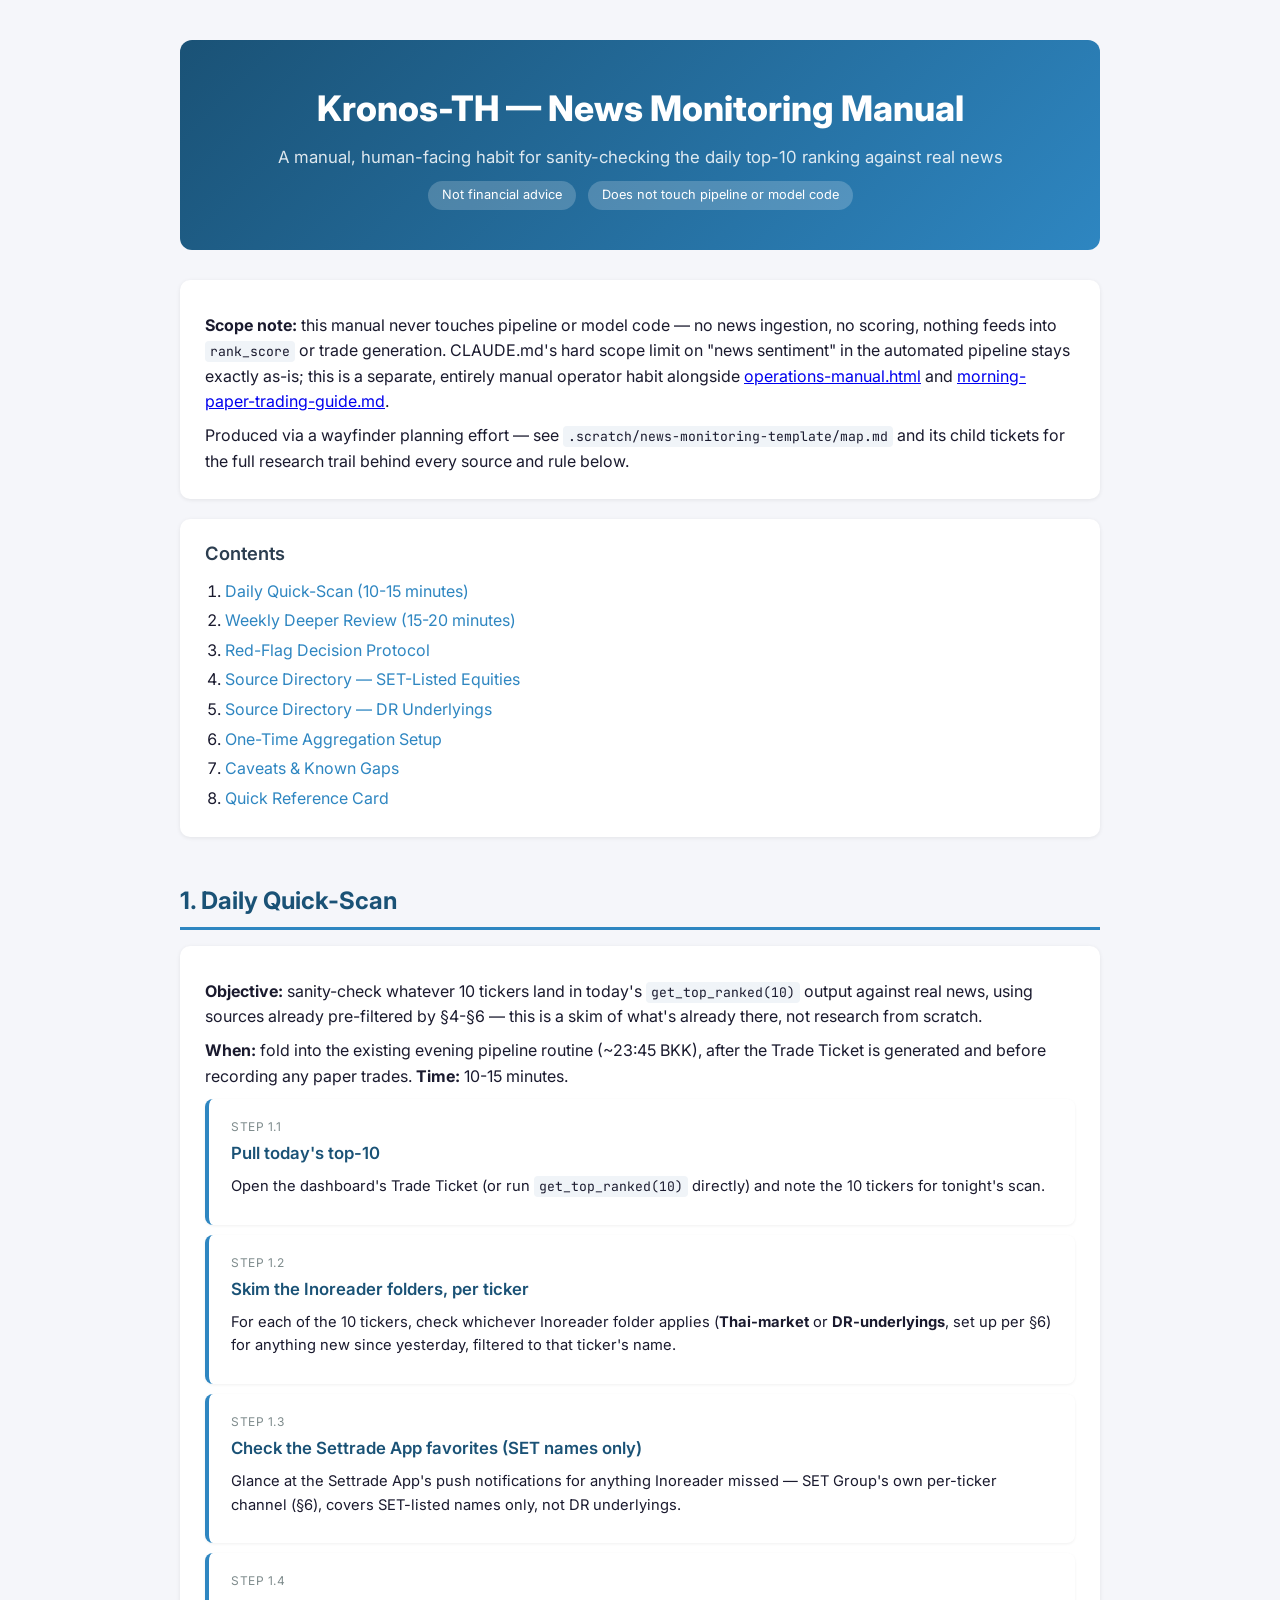
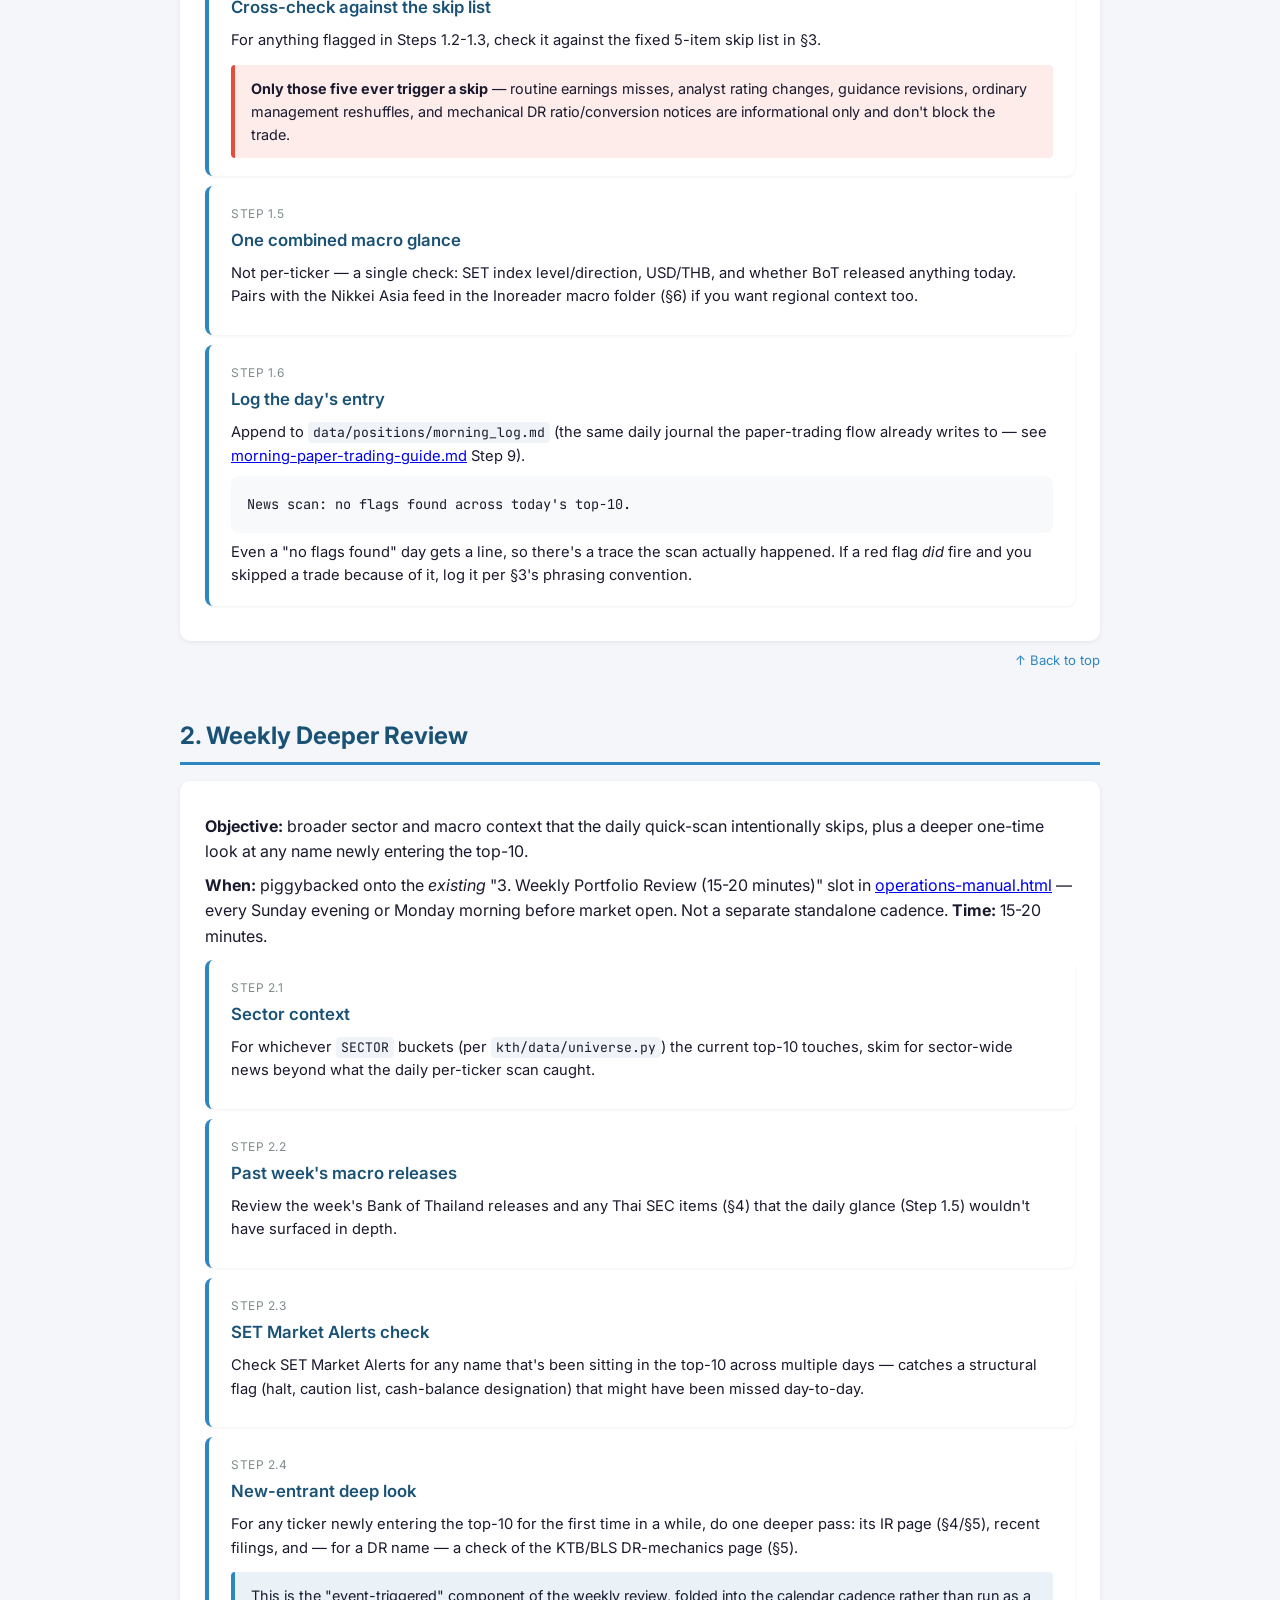
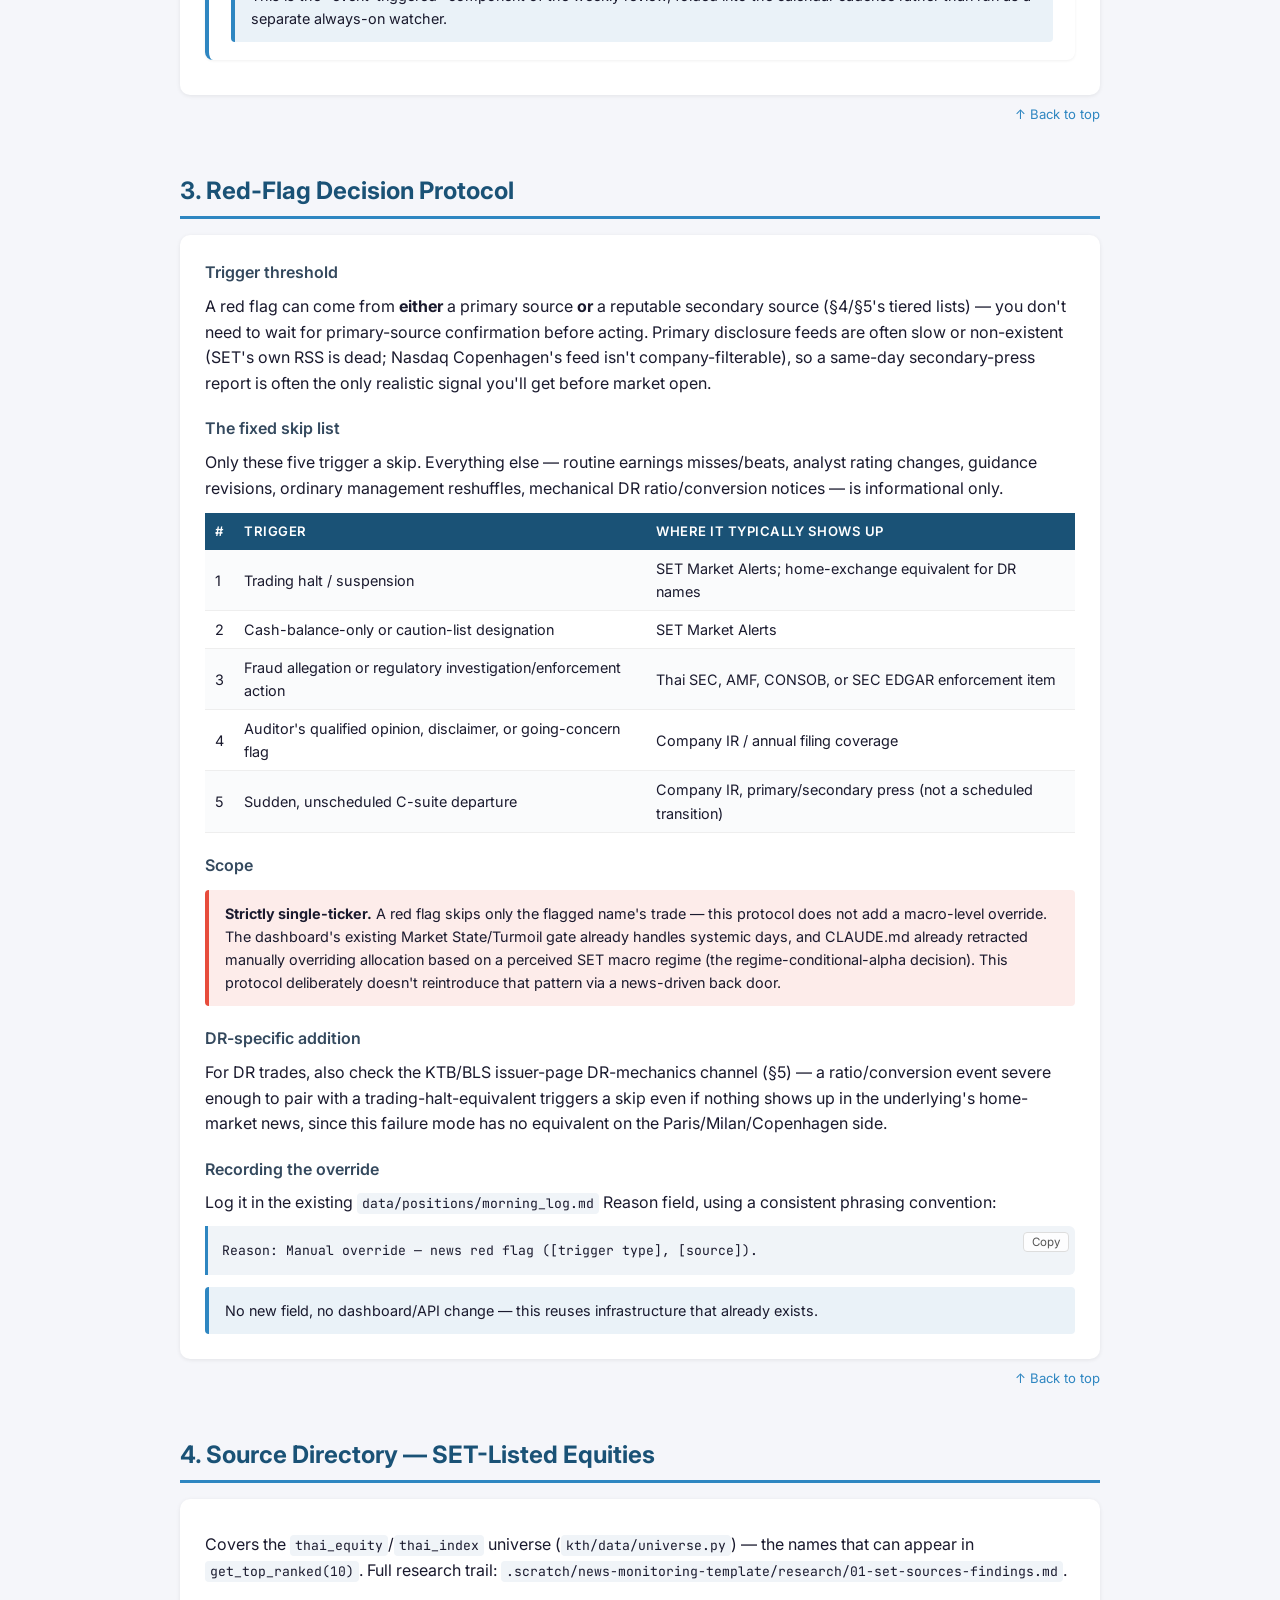
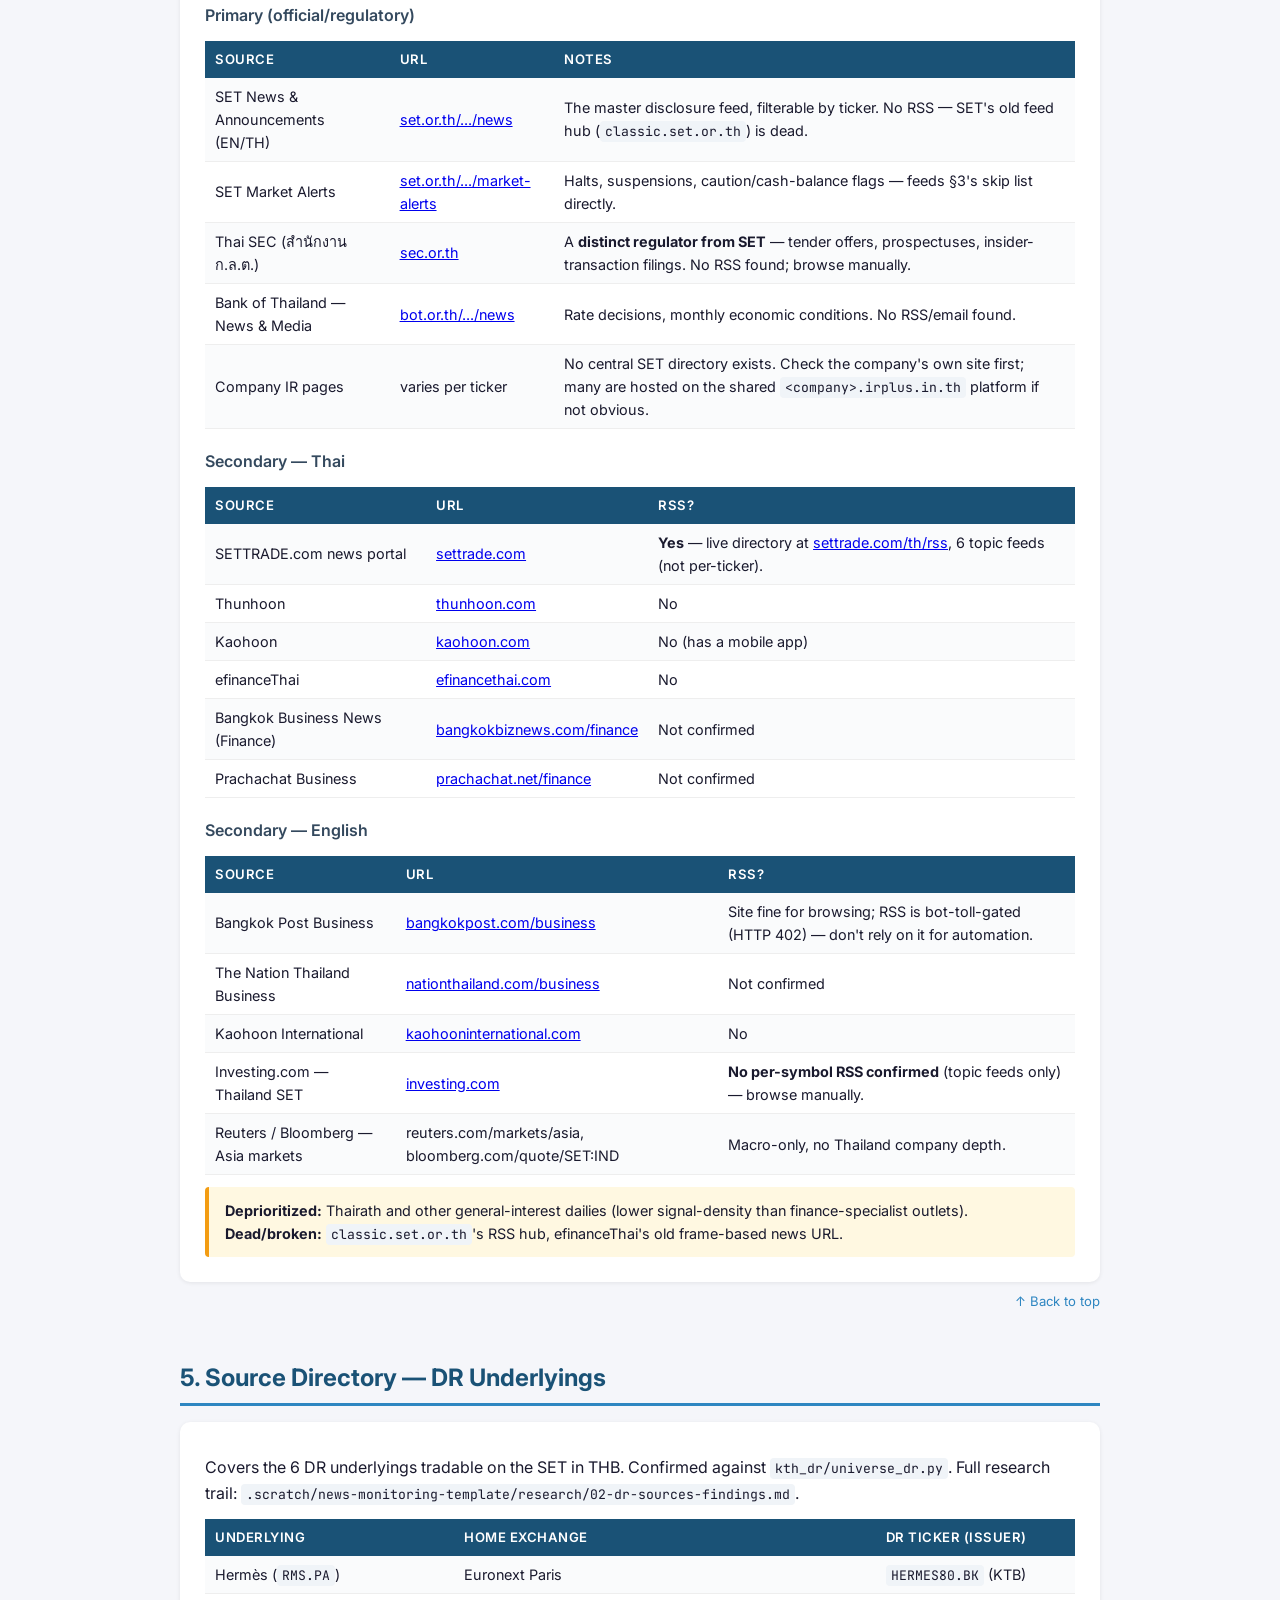
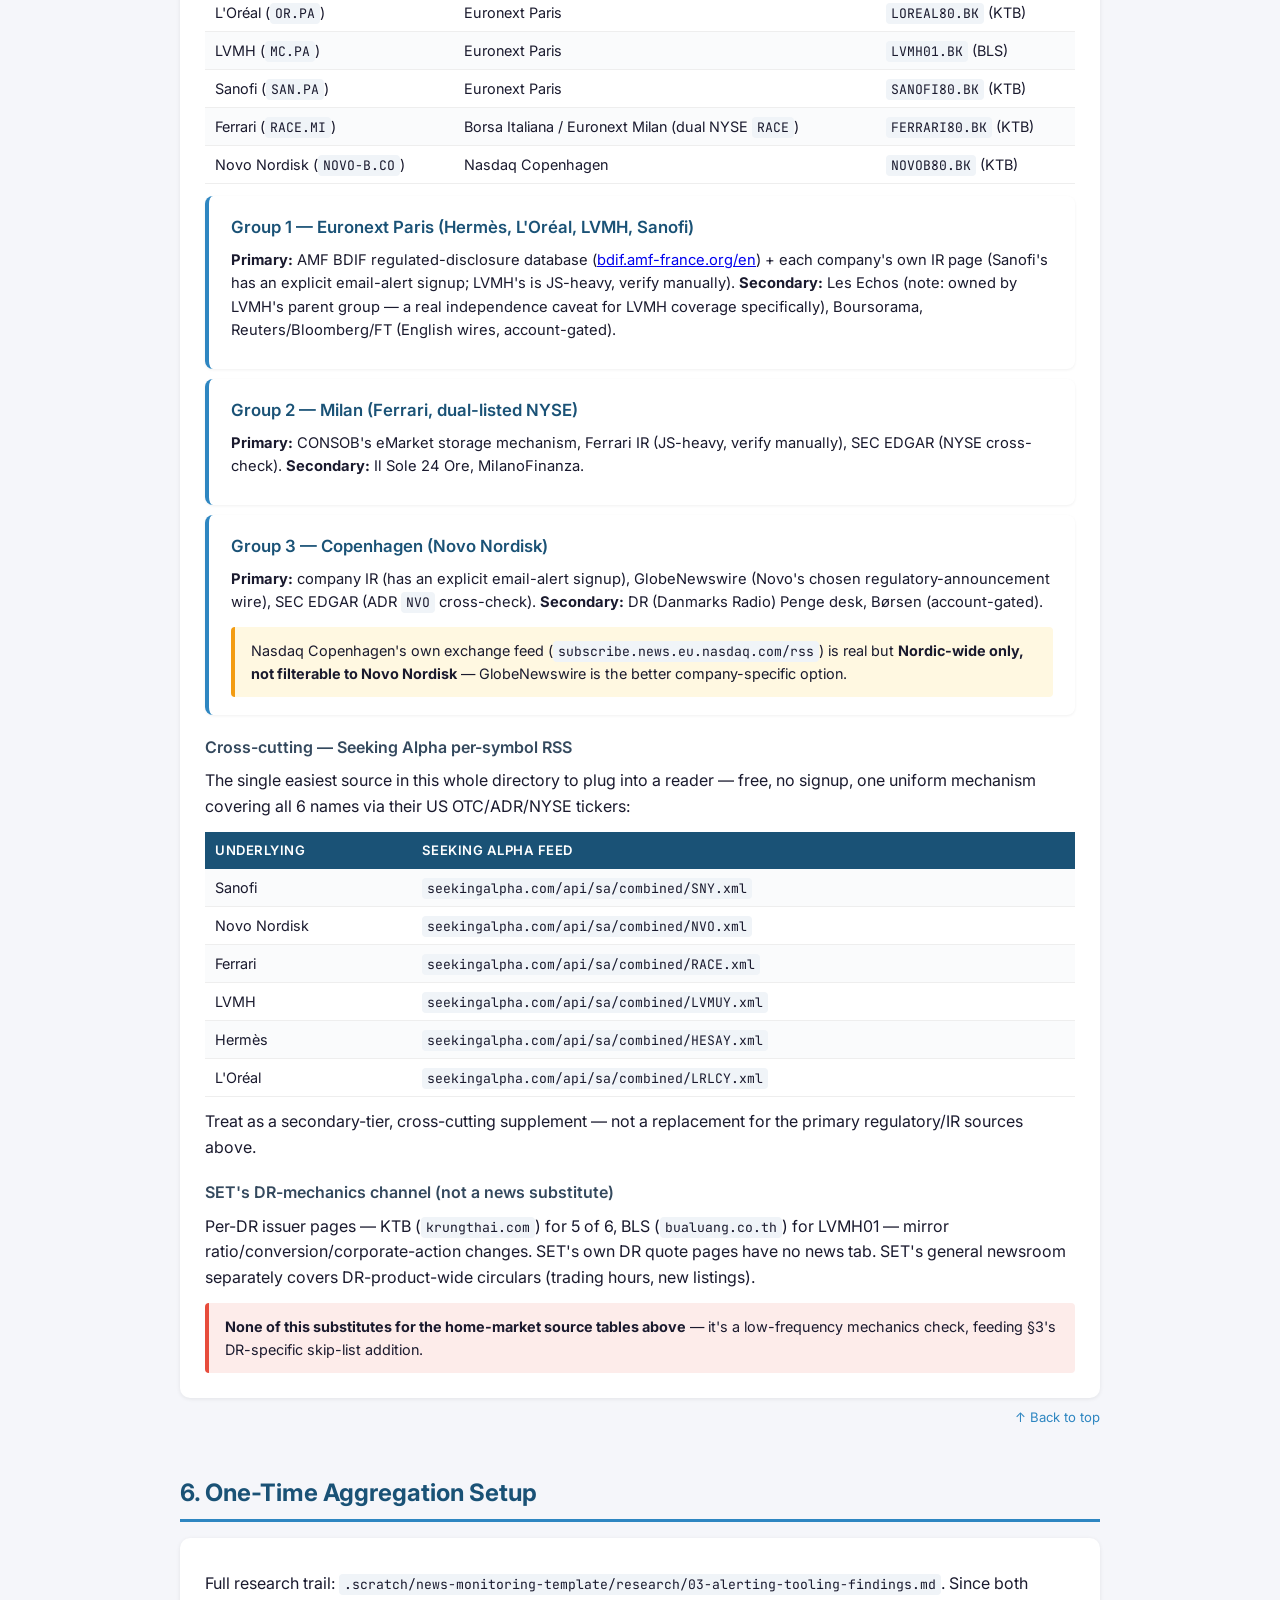
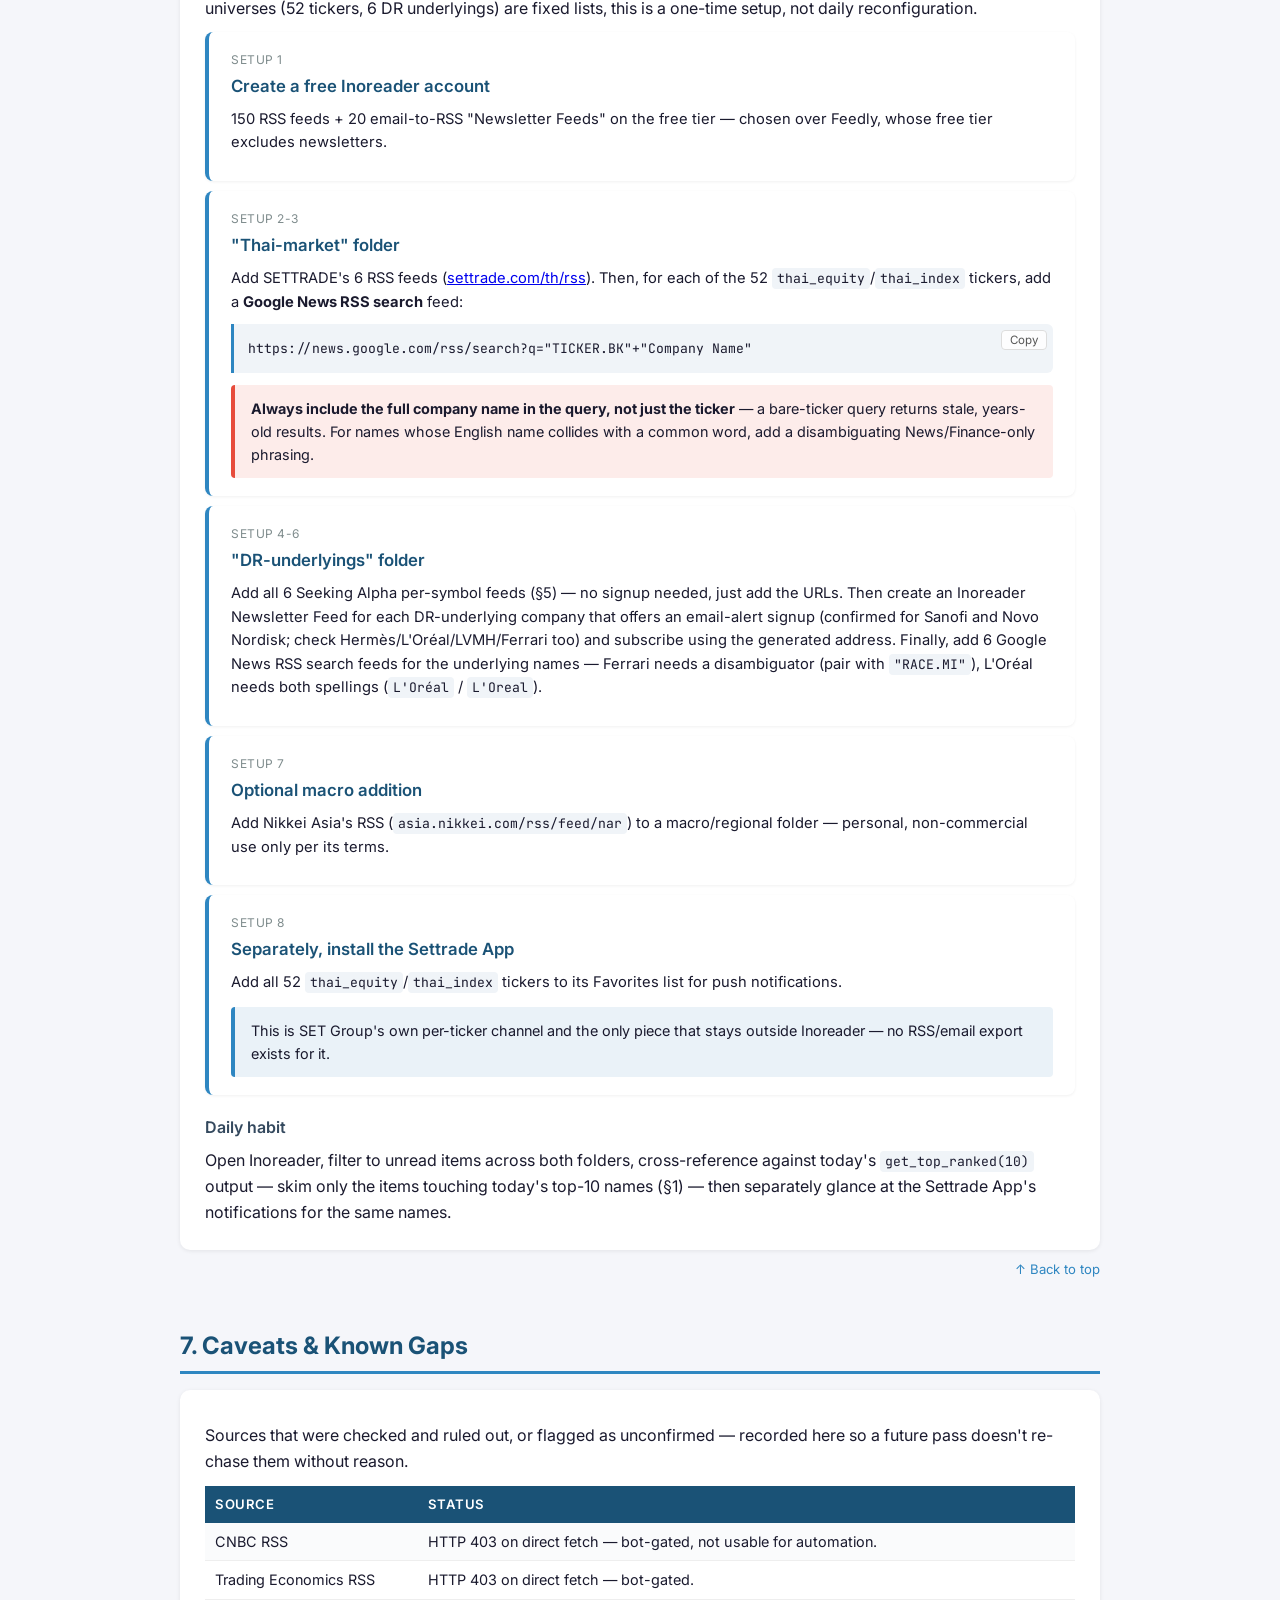
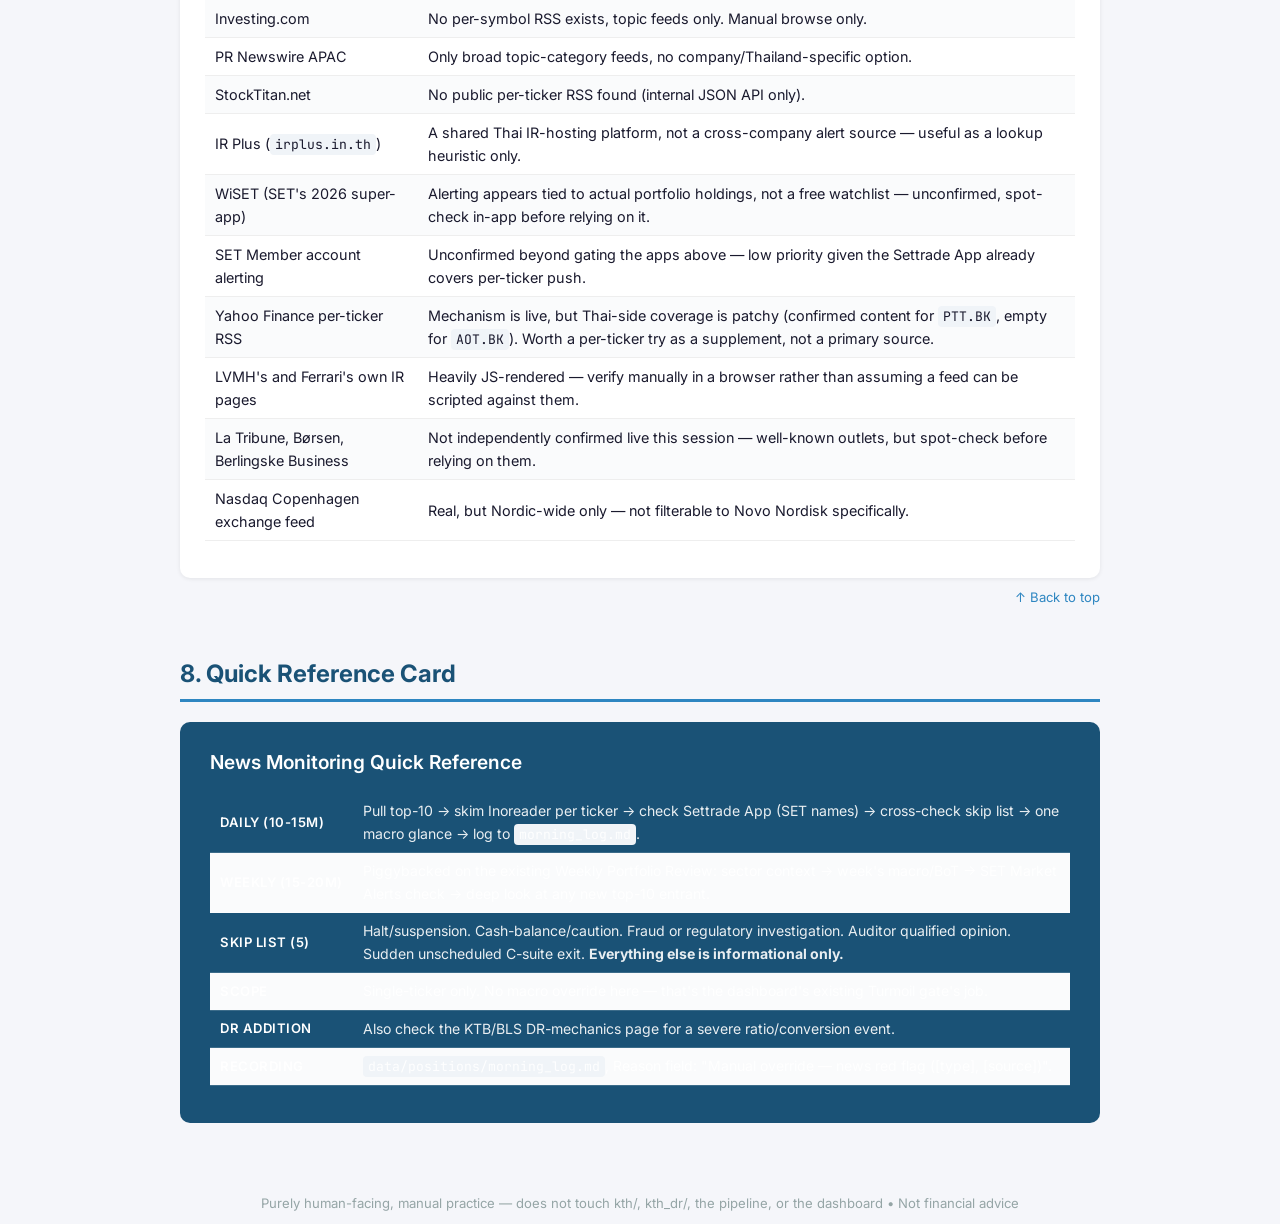
<file: docs/news-monitoring-manual.html>
<!DOCTYPE html>
<html lang="en">
<head>
<meta charset="UTF-8">
<meta name="viewport" content="width=device-width, initial-scale=1.0">
<title>Kronos-TH — News Monitoring Manual</title>
<link rel="preconnect" href="https://fonts.googleapis.com">
<link rel="preconnect" href="https://fonts.gstatic.com" crossorigin>
<link href="https://fonts.googleapis.com/css2?family=Inter:wght@400;500;600;700;800&family=JetBrains+Mono:wght@400;500&display=swap" rel="stylesheet">
<style>
  * { margin: 0; padding: 0; box-sizing: border-box; }
  body { font-family: 'Inter', -apple-system, BlinkMacSystemFont, 'Segoe UI', Roboto, Helvetica, Arial, sans-serif; color: #1a1a2e; background: #f5f6fa; line-height: 1.6; }
  .container { max-width: 960px; margin: 0 auto; padding: 20px; }
  .hero { background: linear-gradient(135deg, #1a5276 0%, #2e86c1 100%); color: white; padding: 40px 30px; border-radius: 12px; margin: 20px 0 30px; text-align: center; }
  .hero h1 { color: white; font-size: 2.2rem; font-weight: 800; margin: 0; }
  .hero .subtitle { color: rgba(255,255,255,0.85); font-size: 1.05rem; margin: 8px 0 0; }
  .hero .badge { display: inline-block; background: rgba(255,255,255,0.2); padding: 4px 14px; border-radius: 20px; font-size: 0.8rem; margin: 10px 4px 0; }
  h2 { font-size: 1.5rem; font-weight: 700; color: #1a5276; margin: 45px 0 12px; padding-bottom: 6px; border-bottom: 3px solid #2e86c1; }
  h3 { font-size: 1.15rem; font-weight: 600; color: #2c3e50; margin: 28px 0 10px; }
  h4 { font-weight: 600; color: #34495e; margin: 20px 0 8px; }
  p { margin: 8px 0; }
  .card { background: white; border-radius: 10px; padding: 25px; margin: 16px 0; box-shadow: 0 1px 4px rgba(0,0,0,0.08); }
  .toc { background: white; border-radius: 10px; padding: 20px 25px; margin: 20px 0; box-shadow: 0 1px 4px rgba(0,0,0,0.08); }
  .toc ol { padding-left: 20px; }
  .toc li { margin: 4px 0; }
  .toc a { color: #2e86c1; text-decoration: none; }
  .toc a:hover { text-decoration: underline; }
  table { width: 100%; border-collapse: collapse; margin: 12px 0; font-size: 0.9rem; }
  th { background: #1a5276; color: white; padding: 8px 10px; text-align: left; font-weight: 600; font-size: 0.82rem; text-transform: uppercase; letter-spacing: 0.5px; }
  td { padding: 7px 10px; border-bottom: 1px solid #eee; }
  tr:hover td { background: #f0f4f8; }
  tr:nth-child(even) td { background: #fafbfc; }
  tr:nth-child(even):hover td { background: #f0f4f8; }
  code, pre { font-family: 'JetBrains Mono', monospace; font-size: 0.82rem; background: #f0f4f8; border-radius: 4px; }
  code { padding: 2px 5px; }
  pre { padding: 14px; overflow-x: auto; border-left: 3px solid #2e86c1; margin: 10px 0; position: relative; border-radius: 0 6px 6px 0; }
  .copy-btn { position: absolute; top: 6px; right: 6px; background: rgba(255,255,255,0.85); border: 1px solid #ddd; border-radius: 4px; padding: 2px 8px; font-size: 0.72rem; cursor: pointer; color: #555; font-family: 'Inter', sans-serif; }
  .copy-btn:hover { background: #e8f0fe; color: #1a5276; }
  .copy-btn.copied { background: #27ae60; color: white; border-color: #27ae60; }
  .highlight { background: #fff8e1; border-left: 4px solid #f39c12; padding: 12px 16px; margin: 12px 0; border-radius: 4px; font-size: 0.9rem; }
  .highlight-green { background: #e8f8f5; border-left: 4px solid #27ae60; padding: 12px 16px; margin: 12px 0; border-radius: 4px; font-size: 0.9rem; }
  .highlight-red { background: #fdecea; border-left: 4px solid #e74c3c; padding: 12px 16px; margin: 12px 0; border-radius: 4px; font-size: 0.9rem; }
  .highlight-blue { background: #eaf2f8; border-left: 4px solid #2e86c1; padding: 12px 16px; margin: 12px 0; border-radius: 4px; font-size: 0.9rem; }
  .step-box { background: white; border-radius: 8px; padding: 18px 22px; margin: 10px 0; box-shadow: 0 1px 3px rgba(0,0,0,0.06); border-left: 4px solid #2e86c1; }
  .step-box .step-num { font-size: 0.75rem; color: #7f8c8d; text-transform: uppercase; letter-spacing: 0.5px; margin-bottom: 4px; }
  .step-box .step-title { font-size: 1.05rem; font-weight: 600; color: #1a5276; margin-bottom: 6px; }
  .step-box p, .step-box ul { font-size: 0.92rem; }
  .signal-table td:first-child { white-space: nowrap; font-weight: 500; }
  .trade-grid { background: #f8f9fa; border-radius: 8px; padding: 16px; font-family: 'JetBrains Mono', monospace; font-size: 0.85rem; line-height: 1.8; overflow-x: auto; white-space: pre; }
  .quick-ref { background: #1a5276; color: white; border-radius: 10px; padding: 25px 30px; margin: 20px 0; }
  .quick-ref table { width: 100%; border-collapse: collapse; }
  .quick-ref td { padding: 7px 10px; border-bottom: 1px solid rgba(255,255,255,0.15); color: rgba(255,255,255,0.9); font-size: 0.88rem; }
  .quick-ref td:first-child { font-weight: 600; color: white; font-size: 0.82rem; text-transform: uppercase; letter-spacing: 0.5px; white-space: nowrap; }
  .quick-ref h3 { color: white; font-size: 1.2rem; margin-top: 0; margin-bottom: 15px; border: none; padding: 0; }
  ul, ol { padding-left: 22px; margin: 6px 0; }
  li { margin: 4px 0; }
  .btt { position: fixed; bottom: 30px; right: 30px; background: #1a5276; color: white; width: 42px; height: 42px; border-radius: 50%; text-align: center; line-height: 42px; font-size: 1.4rem; text-decoration: none; box-shadow: 0 2px 8px rgba(0,0,0,0.2); display: none; z-index: 100; }
  .btt:hover { background: #2e86c1; }
  @media (max-width: 768px) {
    .container { padding: 10px; }
    h2 { font-size: 1.3rem; }
    pre { font-size: 0.75rem; }
  }
</style>
<script>
window.addEventListener('scroll', function(){
  var btn = document.querySelector('.btt');
  if (btn) btn.style.display = window.scrollY > 300 ? 'block' : 'none';
});
document.addEventListener('DOMContentLoaded', function(){
  document.querySelectorAll('pre').forEach(function(pre){
    if (pre.querySelector('.copy-btn')) return;
    var btn = document.createElement('button');
    btn.className = 'copy-btn';
    btn.textContent = 'Copy';
    btn.onclick = function(){
      navigator.clipboard.writeText(pre.textContent).then(function(){
        btn.textContent = 'Copied!';
        btn.classList.add('copied');
        setTimeout(function(){ btn.textContent = 'Copy'; btn.classList.remove('copied'); }, 2000);
      }).catch(function(){ btn.textContent = 'Failed'; });
    };
    pre.style.position = 'relative';
    pre.appendChild(btn);
  });
});
</script>
</head>
<body>
<div class="container">

<div class="hero">
  <h1>Kronos-TH — News Monitoring Manual</h1>
  <p class="subtitle">A manual, human-facing habit for sanity-checking the daily top-10 ranking against real news</p>
  <span class="badge">Not financial advice</span>
  <span class="badge">Does not touch pipeline or model code</span>
</div>

<div class="card" style="margin-bottom:20px;">
  <p><strong>Scope note:</strong> this manual never touches pipeline or model code — no news ingestion, no scoring, nothing feeds into <code>rank_score</code> or trade generation. CLAUDE.md's hard scope limit on "news sentiment" in the automated pipeline stays exactly as-is; this is a separate, entirely manual operator habit alongside <a href="operations-manual.html">operations-manual.html</a> and <a href="morning-paper-trading-guide.md">morning-paper-trading-guide.md</a>.</p>
  <p style="margin-bottom:0;">Produced via a wayfinder planning effort — see <code>.scratch/news-monitoring-template/map.md</code> and its child tickets for the full research trail behind every source and rule below.</p>
</div>

<div class="toc">
  <h3 style="margin-top:0; border:none; padding:0;">Contents</h3>
  <ol>
    <li><a href="#daily">Daily Quick-Scan (10-15 minutes)</a></li>
    <li><a href="#weekly">Weekly Deeper Review (15-20 minutes)</a></li>
    <li><a href="#protocol">Red-Flag Decision Protocol</a></li>
    <li><a href="#set-sources">Source Directory — SET-Listed Equities</a></li>
    <li><a href="#dr-sources">Source Directory — DR Underlyings</a></li>
    <li><a href="#setup">One-Time Aggregation Setup</a></li>
    <li><a href="#caveats">Caveats &amp; Known Gaps</a></li>
    <li><a href="#quickref">Quick Reference Card</a></li>
  </ol>
</div>

<!-- ============================================================ -->
<h2 id="daily">1. Daily Quick-Scan</h2>
<div class="card">
  <p><strong>Objective:</strong> sanity-check whatever 10 tickers land in today's <code>get_top_ranked(10)</code> output against real news, using sources already pre-filtered by &sect;4-&sect;6 — this is a skim of what's already there, not research from scratch.</p>
  <p><strong>When:</strong> fold into the existing evening pipeline routine (~23:45 BKK), after the Trade Ticket is generated and before recording any paper trades. <strong>Time:</strong> 10-15 minutes.</p>

  <div class="step-box">
    <div class="step-num">Step 1.1</div>
    <div class="step-title">Pull today's top-10</div>
    <p>Open the dashboard's Trade Ticket (or run <code>get_top_ranked(10)</code> directly) and note the 10 tickers for tonight's scan.</p>
  </div>

  <div class="step-box">
    <div class="step-num">Step 1.2</div>
    <div class="step-title">Skim the Inoreader folders, per ticker</div>
    <p>For each of the 10 tickers, check whichever Inoreader folder applies (<strong>Thai-market</strong> or <strong>DR-underlyings</strong>, set up per &sect;6) for anything new since yesterday, filtered to that ticker's name.</p>
  </div>

  <div class="step-box">
    <div class="step-num">Step 1.3</div>
    <div class="step-title">Check the Settrade App favorites (SET names only)</div>
    <p>Glance at the Settrade App's push notifications for anything Inoreader missed — SET Group's own per-ticker channel (&sect;6), covers SET-listed names only, not DR underlyings.</p>
  </div>

  <div class="step-box">
    <div class="step-num">Step 1.4</div>
    <div class="step-title">Cross-check against the skip list</div>
    <p>For anything flagged in Steps 1.2-1.3, check it against the fixed 5-item skip list in &sect;3.</p>
    <div class="highlight-red" style="margin-bottom:0;"><strong>Only those five ever trigger a skip</strong> — routine earnings misses, analyst rating changes, guidance revisions, ordinary management reshuffles, and mechanical DR ratio/conversion notices are informational only and don't block the trade.</div>
  </div>

  <div class="step-box">
    <div class="step-num">Step 1.5</div>
    <div class="step-title">One combined macro glance</div>
    <p>Not per-ticker — a single check: SET index level/direction, USD/THB, and whether BoT released anything today. Pairs with the Nikkei Asia feed in the Inoreader macro folder (&sect;6) if you want regional context too.</p>
  </div>

  <div class="step-box">
    <div class="step-num">Step 1.6</div>
    <div class="step-title">Log the day's entry</div>
    <p>Append to <code>data/positions/morning_log.md</code> (the same daily journal the paper-trading flow already writes to — see <a href="morning-paper-trading-guide.md">morning-paper-trading-guide.md</a> Step 9).</p>
    <div class="trade-grid">News scan: no flags found across today's top-10.</div>
    <p style="margin-bottom:0;">Even a "no flags found" day gets a line, so there's a trace the scan actually happened. If a red flag <em>did</em> fire and you skipped a trade because of it, log it per &sect;3's phrasing convention.</p>
  </div>
</div>

<div style="text-align:right;margin-top:-10px;"><a href="#" onclick="window.scrollTo(0,0);return false;" style="color:#2e86c1;font-size:0.82rem;text-decoration:none;">&uarr; Back to top</a></div>

<!-- ============================================================ -->
<h2 id="weekly">2. Weekly Deeper Review</h2>
<div class="card">
  <p><strong>Objective:</strong> broader sector and macro context that the daily quick-scan intentionally skips, plus a deeper one-time look at any name newly entering the top-10.</p>
  <p><strong>When:</strong> piggybacked onto the <em>existing</em> "3. Weekly Portfolio Review (15-20 minutes)" slot in <a href="operations-manual.html">operations-manual.html</a> — every Sunday evening or Monday morning before market open. Not a separate standalone cadence. <strong>Time:</strong> 15-20 minutes.</p>

  <div class="step-box">
    <div class="step-num">Step 2.1</div>
    <div class="step-title">Sector context</div>
    <p>For whichever <code>SECTOR</code> buckets (per <code>kth/data/universe.py</code>) the current top-10 touches, skim for sector-wide news beyond what the daily per-ticker scan caught.</p>
  </div>

  <div class="step-box">
    <div class="step-num">Step 2.2</div>
    <div class="step-title">Past week's macro releases</div>
    <p>Review the week's Bank of Thailand releases and any Thai SEC items (&sect;4) that the daily glance (Step 1.5) wouldn't have surfaced in depth.</p>
  </div>

  <div class="step-box">
    <div class="step-num">Step 2.3</div>
    <div class="step-title">SET Market Alerts check</div>
    <p>Check SET Market Alerts for any name that's been sitting in the top-10 across multiple days — catches a structural flag (halt, caution list, cash-balance designation) that might have been missed day-to-day.</p>
  </div>

  <div class="step-box">
    <div class="step-num">Step 2.4</div>
    <div class="step-title">New-entrant deep look</div>
    <p>For any ticker newly entering the top-10 for the first time in a while, do one deeper pass: its IR page (&sect;4/&sect;5), recent filings, and — for a DR name — a check of the KTB/BLS DR-mechanics page (&sect;5).</p>
    <div class="highlight-blue" style="margin-bottom:0;">This is the "event-triggered" component of the weekly review, folded into the calendar cadence rather than run as a separate always-on watcher.</div>
  </div>
</div>

<div style="text-align:right;margin-top:-10px;"><a href="#" onclick="window.scrollTo(0,0);return false;" style="color:#2e86c1;font-size:0.82rem;text-decoration:none;">&uarr; Back to top</a></div>

<!-- ============================================================ -->
<h2 id="protocol">3. Red-Flag Decision Protocol</h2>
<div class="card">
  <h4 style="margin-top:0;">Trigger threshold</h4>
  <p>A red flag can come from <strong>either</strong> a primary source <strong>or</strong> a reputable secondary source (&sect;4/&sect;5's tiered lists) — you don't need to wait for primary-source confirmation before acting. Primary disclosure feeds are often slow or non-existent (SET's own RSS is dead; Nasdaq Copenhagen's feed isn't company-filterable), so a same-day secondary-press report is often the only realistic signal you'll get before market open.</p>

  <h4>The fixed skip list</h4>
  <p>Only these five trigger a skip. Everything else — routine earnings misses/beats, analyst rating changes, guidance revisions, ordinary management reshuffles, mechanical DR ratio/conversion notices — is informational only.</p>
  <table>
    <tr><th>#</th><th>Trigger</th><th>Where it typically shows up</th></tr>
    <tr><td>1</td><td>Trading halt / suspension</td><td>SET Market Alerts; home-exchange equivalent for DR names</td></tr>
    <tr><td>2</td><td>Cash-balance-only or caution-list designation</td><td>SET Market Alerts</td></tr>
    <tr><td>3</td><td>Fraud allegation or regulatory investigation/enforcement action</td><td>Thai SEC, AMF, CONSOB, or SEC EDGAR enforcement item</td></tr>
    <tr><td>4</td><td>Auditor's qualified opinion, disclaimer, or going-concern flag</td><td>Company IR / annual filing coverage</td></tr>
    <tr><td>5</td><td>Sudden, unscheduled C-suite departure</td><td>Company IR, primary/secondary press (not a scheduled transition)</td></tr>
  </table>

  <h4>Scope</h4>
  <div class="highlight-red"><strong>Strictly single-ticker.</strong> A red flag skips only the flagged name's trade — this protocol does not add a macro-level override. The dashboard's existing Market State/Turmoil gate already handles systemic days, and CLAUDE.md already retracted manually overriding allocation based on a perceived SET macro regime (the regime-conditional-alpha decision). This protocol deliberately doesn't reintroduce that pattern via a news-driven back door.</div>

  <h4>DR-specific addition</h4>
  <p>For DR trades, also check the KTB/BLS issuer-page DR-mechanics channel (&sect;5) — a ratio/conversion event severe enough to pair with a trading-halt-equivalent triggers a skip even if nothing shows up in the underlying's home-market news, since this failure mode has no equivalent on the Paris/Milan/Copenhagen side.</p>

  <h4>Recording the override</h4>
  <p>Log it in the existing <code>data/positions/morning_log.md</code> Reason field, using a consistent phrasing convention:</p>
  <pre>Reason: Manual override — news red flag ([trigger type], [source]).</pre>
  <div class="highlight-blue" style="margin-bottom:0;">No new field, no dashboard/API change — this reuses infrastructure that already exists.</div>
</div>

<div style="text-align:right;margin-top:-10px;"><a href="#" onclick="window.scrollTo(0,0);return false;" style="color:#2e86c1;font-size:0.82rem;text-decoration:none;">&uarr; Back to top</a></div>

<!-- ============================================================ -->
<h2 id="set-sources">4. Source Directory — SET-Listed Equities</h2>
<div class="card">
  <p>Covers the <code>thai_equity</code>/<code>thai_index</code> universe (<code>kth/data/universe.py</code>) — the names that can appear in <code>get_top_ranked(10)</code>. Full research trail: <code>.scratch/news-monitoring-template/research/01-set-sources-findings.md</code>.</p>

  <h4>Primary (official/regulatory)</h4>
  <table>
    <tr><th>Source</th><th>URL</th><th>Notes</th></tr>
    <tr><td>SET News &amp; Announcements (EN/TH)</td><td><a href="https://www.set.or.th/en/market/news-and-alert/news" target="_blank" rel="noopener">set.or.th/.../news</a></td><td>The master disclosure feed, filterable by ticker. No RSS — SET's old feed hub (<code>classic.set.or.th</code>) is dead.</td></tr>
    <tr><td>SET Market Alerts</td><td><a href="https://www.set.or.th/en/market/news-and-alert/market-alerts" target="_blank" rel="noopener">set.or.th/.../market-alerts</a></td><td>Halts, suspensions, caution/cash-balance flags — feeds &sect;3's skip list directly.</td></tr>
    <tr><td>Thai SEC (สำนักงาน ก.ล.ต.)</td><td><a href="https://www.sec.or.th" target="_blank" rel="noopener">sec.or.th</a></td><td>A <strong>distinct regulator from SET</strong> — tender offers, prospectuses, insider-transaction filings. No RSS found; browse manually.</td></tr>
    <tr><td>Bank of Thailand — News &amp; Media</td><td><a href="https://www.bot.or.th/en/news-and-media/news.html" target="_blank" rel="noopener">bot.or.th/.../news</a></td><td>Rate decisions, monthly economic conditions. No RSS/email found.</td></tr>
    <tr><td>Company IR pages</td><td>varies per ticker</td><td>No central SET directory exists. Check the company's own site first; many are hosted on the shared <code>&lt;company&gt;.irplus.in.th</code> platform if not obvious.</td></tr>
  </table>

  <h4>Secondary — Thai</h4>
  <table>
    <tr><th>Source</th><th>URL</th><th>RSS?</th></tr>
    <tr><td>SETTRADE.com news portal</td><td><a href="https://www.settrade.com/th/news-and-articles/news/main" target="_blank" rel="noopener">settrade.com</a></td><td><strong>Yes</strong> — live directory at <a href="https://www.settrade.com/th/rss" target="_blank" rel="noopener">settrade.com/th/rss</a>, 6 topic feeds (not per-ticker).</td></tr>
    <tr><td>Thunhoon</td><td><a href="https://thunhoon.com/" target="_blank" rel="noopener">thunhoon.com</a></td><td>No</td></tr>
    <tr><td>Kaohoon</td><td><a href="https://www.kaohoon.com/" target="_blank" rel="noopener">kaohoon.com</a></td><td>No (has a mobile app)</td></tr>
    <tr><td>efinanceThai</td><td><a href="https://www.efinancethai.com/LastestNews/AllLatestNews.aspx" target="_blank" rel="noopener">efinancethai.com</a></td><td>No</td></tr>
    <tr><td>Bangkok Business News (Finance)</td><td><a href="https://www.bangkokbiznews.com/finance" target="_blank" rel="noopener">bangkokbiznews.com/finance</a></td><td>Not confirmed</td></tr>
    <tr><td>Prachachat Business</td><td><a href="https://www.prachachat.net/finance" target="_blank" rel="noopener">prachachat.net/finance</a></td><td>Not confirmed</td></tr>
  </table>

  <h4>Secondary — English</h4>
  <table>
    <tr><th>Source</th><th>URL</th><th>RSS?</th></tr>
    <tr><td>Bangkok Post Business</td><td><a href="https://www.bangkokpost.com/business" target="_blank" rel="noopener">bangkokpost.com/business</a></td><td>Site fine for browsing; RSS is bot-toll-gated (HTTP 402) — don't rely on it for automation.</td></tr>
    <tr><td>The Nation Thailand Business</td><td><a href="https://www.nationthailand.com/business" target="_blank" rel="noopener">nationthailand.com/business</a></td><td>Not confirmed</td></tr>
    <tr><td>Kaohoon International</td><td><a href="https://www.kaohooninternational.com/thailand" target="_blank" rel="noopener">kaohooninternational.com</a></td><td>No</td></tr>
    <tr><td>Investing.com — Thailand SET</td><td><a href="https://www.investing.com/indices/thailand-set-news" target="_blank" rel="noopener">investing.com</a></td><td><strong>No per-symbol RSS confirmed</strong> (topic feeds only) — browse manually.</td></tr>
    <tr><td>Reuters / Bloomberg — Asia markets</td><td>reuters.com/markets/asia, bloomberg.com/quote/SET:IND</td><td>Macro-only, no Thailand company depth.</td></tr>
  </table>

  <div class="highlight" style="margin-bottom:0;"><strong>Deprioritized:</strong> Thairath and other general-interest dailies (lower signal-density than finance-specialist outlets). <strong>Dead/broken:</strong> <code>classic.set.or.th</code>'s RSS hub, efinanceThai's old frame-based news URL.</div>
</div>

<div style="text-align:right;margin-top:-10px;"><a href="#" onclick="window.scrollTo(0,0);return false;" style="color:#2e86c1;font-size:0.82rem;text-decoration:none;">&uarr; Back to top</a></div>

<!-- ============================================================ -->
<h2 id="dr-sources">5. Source Directory — DR Underlyings</h2>
<div class="card">
  <p>Covers the 6 DR underlyings tradable on the SET in THB. Confirmed against <code>kth_dr/universe_dr.py</code>. Full research trail: <code>.scratch/news-monitoring-template/research/02-dr-sources-findings.md</code>.</p>

  <table>
    <tr><th>Underlying</th><th>Home exchange</th><th>DR ticker (issuer)</th></tr>
    <tr><td>Hermès (<code>RMS.PA</code>)</td><td>Euronext Paris</td><td><code>HERMES80.BK</code> (KTB)</td></tr>
    <tr><td>L'Oréal (<code>OR.PA</code>)</td><td>Euronext Paris</td><td><code>LOREAL80.BK</code> (KTB)</td></tr>
    <tr><td>LVMH (<code>MC.PA</code>)</td><td>Euronext Paris</td><td><code>LVMH01.BK</code> (BLS)</td></tr>
    <tr><td>Sanofi (<code>SAN.PA</code>)</td><td>Euronext Paris</td><td><code>SANOFI80.BK</code> (KTB)</td></tr>
    <tr><td>Ferrari (<code>RACE.MI</code>)</td><td>Borsa Italiana / Euronext Milan (dual NYSE <code>RACE</code>)</td><td><code>FERRARI80.BK</code> (KTB)</td></tr>
    <tr><td>Novo Nordisk (<code>NOVO-B.CO</code>)</td><td>Nasdaq Copenhagen</td><td><code>NOVOB80.BK</code> (KTB)</td></tr>
  </table>

  <div class="step-box">
    <div class="step-title">Group 1 — Euronext Paris (Hermès, L'Oréal, LVMH, Sanofi)</div>
    <p><strong>Primary:</strong> AMF BDIF regulated-disclosure database (<a href="https://bdif.amf-france.org/en" target="_blank" rel="noopener">bdif.amf-france.org/en</a>) + each company's own IR page (Sanofi's has an explicit email-alert signup; LVMH's is JS-heavy, verify manually). <strong>Secondary:</strong> Les Echos (note: owned by LVMH's parent group — a real independence caveat for LVMH coverage specifically), Boursorama, Reuters/Bloomberg/FT (English wires, account-gated).</p>
  </div>

  <div class="step-box">
    <div class="step-title">Group 2 — Milan (Ferrari, dual-listed NYSE)</div>
    <p><strong>Primary:</strong> CONSOB's eMarket storage mechanism, Ferrari IR (JS-heavy, verify manually), SEC EDGAR (NYSE cross-check). <strong>Secondary:</strong> Il Sole 24 Ore, MilanoFinanza.</p>
  </div>

  <div class="step-box">
    <div class="step-title">Group 3 — Copenhagen (Novo Nordisk)</div>
    <p><strong>Primary:</strong> company IR (has an explicit email-alert signup), GlobeNewswire (Novo's chosen regulatory-announcement wire), SEC EDGAR (ADR <code>NVO</code> cross-check). <strong>Secondary:</strong> DR (Danmarks Radio) Penge desk, Børsen (account-gated).</p>
    <div class="highlight" style="margin-bottom:0;">Nasdaq Copenhagen's own exchange feed (<code>subscribe.news.eu.nasdaq.com/rss</code>) is real but <strong>Nordic-wide only, not filterable to Novo Nordisk</strong> — GlobeNewswire is the better company-specific option.</div>
  </div>

  <h4>Cross-cutting — Seeking Alpha per-symbol RSS</h4>
  <p>The single easiest source in this whole directory to plug into a reader — free, no signup, one uniform mechanism covering all 6 names via their US OTC/ADR/NYSE tickers:</p>
  <table>
    <tr><th>Underlying</th><th>Seeking Alpha feed</th></tr>
    <tr><td>Sanofi</td><td><code>seekingalpha.com/api/sa/combined/SNY.xml</code></td></tr>
    <tr><td>Novo Nordisk</td><td><code>seekingalpha.com/api/sa/combined/NVO.xml</code></td></tr>
    <tr><td>Ferrari</td><td><code>seekingalpha.com/api/sa/combined/RACE.xml</code></td></tr>
    <tr><td>LVMH</td><td><code>seekingalpha.com/api/sa/combined/LVMUY.xml</code></td></tr>
    <tr><td>Hermès</td><td><code>seekingalpha.com/api/sa/combined/HESAY.xml</code></td></tr>
    <tr><td>L'Oréal</td><td><code>seekingalpha.com/api/sa/combined/LRLCY.xml</code></td></tr>
  </table>
  <p>Treat as a secondary-tier, cross-cutting supplement — not a replacement for the primary regulatory/IR sources above.</p>

  <h4>SET's DR-mechanics channel (not a news substitute)</h4>
  <p>Per-DR issuer pages — KTB (<code>krungthai.com</code>) for 5 of 6, BLS (<code>bualuang.co.th</code>) for LVMH01 — mirror ratio/conversion/corporate-action changes. SET's own DR quote pages have no news tab. SET's general newsroom separately covers DR-product-wide circulars (trading hours, new listings).</p>
  <div class="highlight-red" style="margin-bottom:0;"><strong>None of this substitutes for the home-market source tables above</strong> — it's a low-frequency mechanics check, feeding &sect;3's DR-specific skip-list addition.</div>
</div>

<div style="text-align:right;margin-top:-10px;"><a href="#" onclick="window.scrollTo(0,0);return false;" style="color:#2e86c1;font-size:0.82rem;text-decoration:none;">&uarr; Back to top</a></div>

<!-- ============================================================ -->
<h2 id="setup">6. One-Time Aggregation Setup</h2>
<div class="card">
  <p>Full research trail: <code>.scratch/news-monitoring-template/research/03-alerting-tooling-findings.md</code>. Since both universes (52 tickers, 6 DR underlyings) are fixed lists, this is a one-time setup, not daily reconfiguration.</p>

  <div class="step-box">
    <div class="step-num">Setup 1</div>
    <div class="step-title">Create a free Inoreader account</div>
    <p>150 RSS feeds + 20 email-to-RSS "Newsletter Feeds" on the free tier — chosen over Feedly, whose free tier excludes newsletters.</p>
  </div>

  <div class="step-box">
    <div class="step-num">Setup 2-3</div>
    <div class="step-title">"Thai-market" folder</div>
    <p>Add SETTRADE's 6 RSS feeds (<a href="https://www.settrade.com/th/rss" target="_blank" rel="noopener">settrade.com/th/rss</a>). Then, for each of the 52 <code>thai_equity</code>/<code>thai_index</code> tickers, add a <strong>Google News RSS search</strong> feed:</p>
    <pre>https://news.google.com/rss/search?q="TICKER.BK"+"Company Name"</pre>
    <div class="highlight-red" style="margin-bottom:0;"><strong>Always include the full company name in the query, not just the ticker</strong> — a bare-ticker query returns stale, years-old results. For names whose English name collides with a common word, add a disambiguating News/Finance-only phrasing.</div>
  </div>

  <div class="step-box">
    <div class="step-num">Setup 4-6</div>
    <div class="step-title">"DR-underlyings" folder</div>
    <p>Add all 6 Seeking Alpha per-symbol feeds (&sect;5) — no signup needed, just add the URLs. Then create an Inoreader Newsletter Feed for each DR-underlying company that offers an email-alert signup (confirmed for Sanofi and Novo Nordisk; check Hermès/L'Oréal/LVMH/Ferrari too) and subscribe using the generated address. Finally, add 6 Google News RSS search feeds for the underlying names — Ferrari needs a disambiguator (pair with <code>"RACE.MI"</code>), L'Oréal needs both spellings (<code>L'Oréal</code> / <code>L'Oreal</code>).</p>
  </div>

  <div class="step-box">
    <div class="step-num">Setup 7</div>
    <div class="step-title">Optional macro addition</div>
    <p>Add Nikkei Asia's RSS (<code>asia.nikkei.com/rss/feed/nar</code>) to a macro/regional folder — personal, non-commercial use only per its terms.</p>
  </div>

  <div class="step-box">
    <div class="step-num">Setup 8</div>
    <div class="step-title">Separately, install the Settrade App</div>
    <p>Add all 52 <code>thai_equity</code>/<code>thai_index</code> tickers to its Favorites list for push notifications.</p>
    <div class="highlight-blue" style="margin-bottom:0;">This is SET Group's own per-ticker channel and the only piece that stays outside Inoreader — no RSS/email export exists for it.</div>
  </div>

  <h4>Daily habit</h4>
  <p style="margin-bottom:0;">Open Inoreader, filter to unread items across both folders, cross-reference against today's <code>get_top_ranked(10)</code> output — skim only the items touching today's top-10 names (&sect;1) — then separately glance at the Settrade App's notifications for the same names.</p>
</div>

<div style="text-align:right;margin-top:-10px;"><a href="#" onclick="window.scrollTo(0,0);return false;" style="color:#2e86c1;font-size:0.82rem;text-decoration:none;">&uarr; Back to top</a></div>

<!-- ============================================================ -->
<h2 id="caveats">7. Caveats &amp; Known Gaps</h2>
<div class="card">
  <p>Sources that were checked and ruled out, or flagged as unconfirmed — recorded here so a future pass doesn't re-chase them without reason.</p>
  <table>
    <tr><th>Source</th><th>Status</th></tr>
    <tr><td>CNBC RSS</td><td>HTTP 403 on direct fetch — bot-gated, not usable for automation.</td></tr>
    <tr><td>Trading Economics RSS</td><td>HTTP 403 on direct fetch — bot-gated.</td></tr>
    <tr><td>Investing.com</td><td>No per-symbol RSS exists, topic feeds only. Manual browse only.</td></tr>
    <tr><td>PR Newswire APAC</td><td>Only broad topic-category feeds, no company/Thailand-specific option.</td></tr>
    <tr><td>StockTitan.net</td><td>No public per-ticker RSS found (internal JSON API only).</td></tr>
    <tr><td>IR Plus (<code>irplus.in.th</code>)</td><td>A shared Thai IR-hosting platform, not a cross-company alert source — useful as a lookup heuristic only.</td></tr>
    <tr><td>WiSET (SET's 2026 super-app)</td><td>Alerting appears tied to actual portfolio holdings, not a free watchlist — unconfirmed, spot-check in-app before relying on it.</td></tr>
    <tr><td>SET Member account alerting</td><td>Unconfirmed beyond gating the apps above — low priority given the Settrade App already covers per-ticker push.</td></tr>
    <tr><td>Yahoo Finance per-ticker RSS</td><td>Mechanism is live, but Thai-side coverage is patchy (confirmed content for <code>PTT.BK</code>, empty for <code>AOT.BK</code>). Worth a per-ticker try as a supplement, not a primary source.</td></tr>
    <tr><td>LVMH's and Ferrari's own IR pages</td><td>Heavily JS-rendered — verify manually in a browser rather than assuming a feed can be scripted against them.</td></tr>
    <tr><td>La Tribune, Børsen, Berlingske Business</td><td>Not independently confirmed live this session — well-known outlets, but spot-check before relying on them.</td></tr>
    <tr><td>Nasdaq Copenhagen exchange feed</td><td>Real, but Nordic-wide only — not filterable to Novo Nordisk specifically.</td></tr>
  </table>
</div>

<div style="text-align:right;margin-top:-10px;"><a href="#" onclick="window.scrollTo(0,0);return false;" style="color:#2e86c1;font-size:0.82rem;text-decoration:none;">&uarr; Back to top</a></div>

<!-- ============================================================ -->
<h2 id="quickref">8. Quick Reference Card</h2>
<div class="quick-ref">
  <h3>News Monitoring Quick Reference</h3>
  <table>
    <tr><td style="width:110px;">DAILY (10-15m)</td><td>Pull top-10 &rarr; skim Inoreader per ticker &rarr; check Settrade App (SET names) &rarr; cross-check skip list &rarr; one macro glance &rarr; log to <code>morning_log.md</code>.</td></tr>
    <tr><td>WEEKLY (15-20m)</td><td>Piggybacked on the existing Weekly Portfolio Review: sector context &rarr; week's macro/BoT &rarr; SET Market Alerts check &rarr; deep look at any new top-10 entrant.</td></tr>
    <tr><td>SKIP LIST (5)</td><td>Halt/suspension. Cash-balance/caution. Fraud or regulatory investigation. Auditor qualified opinion. Sudden unscheduled C-suite exit. <strong>Everything else is informational only.</strong></td></tr>
    <tr><td>SCOPE</td><td>Single-ticker only. No macro override here — that's the dashboard's existing Turmoil gate's job.</td></tr>
    <tr><td>DR ADDITION</td><td>Also check the KTB/BLS DR-mechanics page for a severe ratio/conversion event.</td></tr>
    <tr><td>RECORDING</td><td><code>data/positions/morning_log.md</code>, Reason field: "Manual override — news red flag ([type], [source])".</td></tr>
  </table>
</div>

</div>

<a href="#" class="btt" onclick="window.scrollTo(0,0);return false;">&uarr;</a>

<div style="text-align:center;padding:30px 0 10px;color:#95a5a6;font-size:0.82rem;">
  Purely human-facing, manual practice — does not touch kth/, kth_dr/, the pipeline, or the dashboard &bull; Not financial advice
</div>

</body>
</html>
</file>
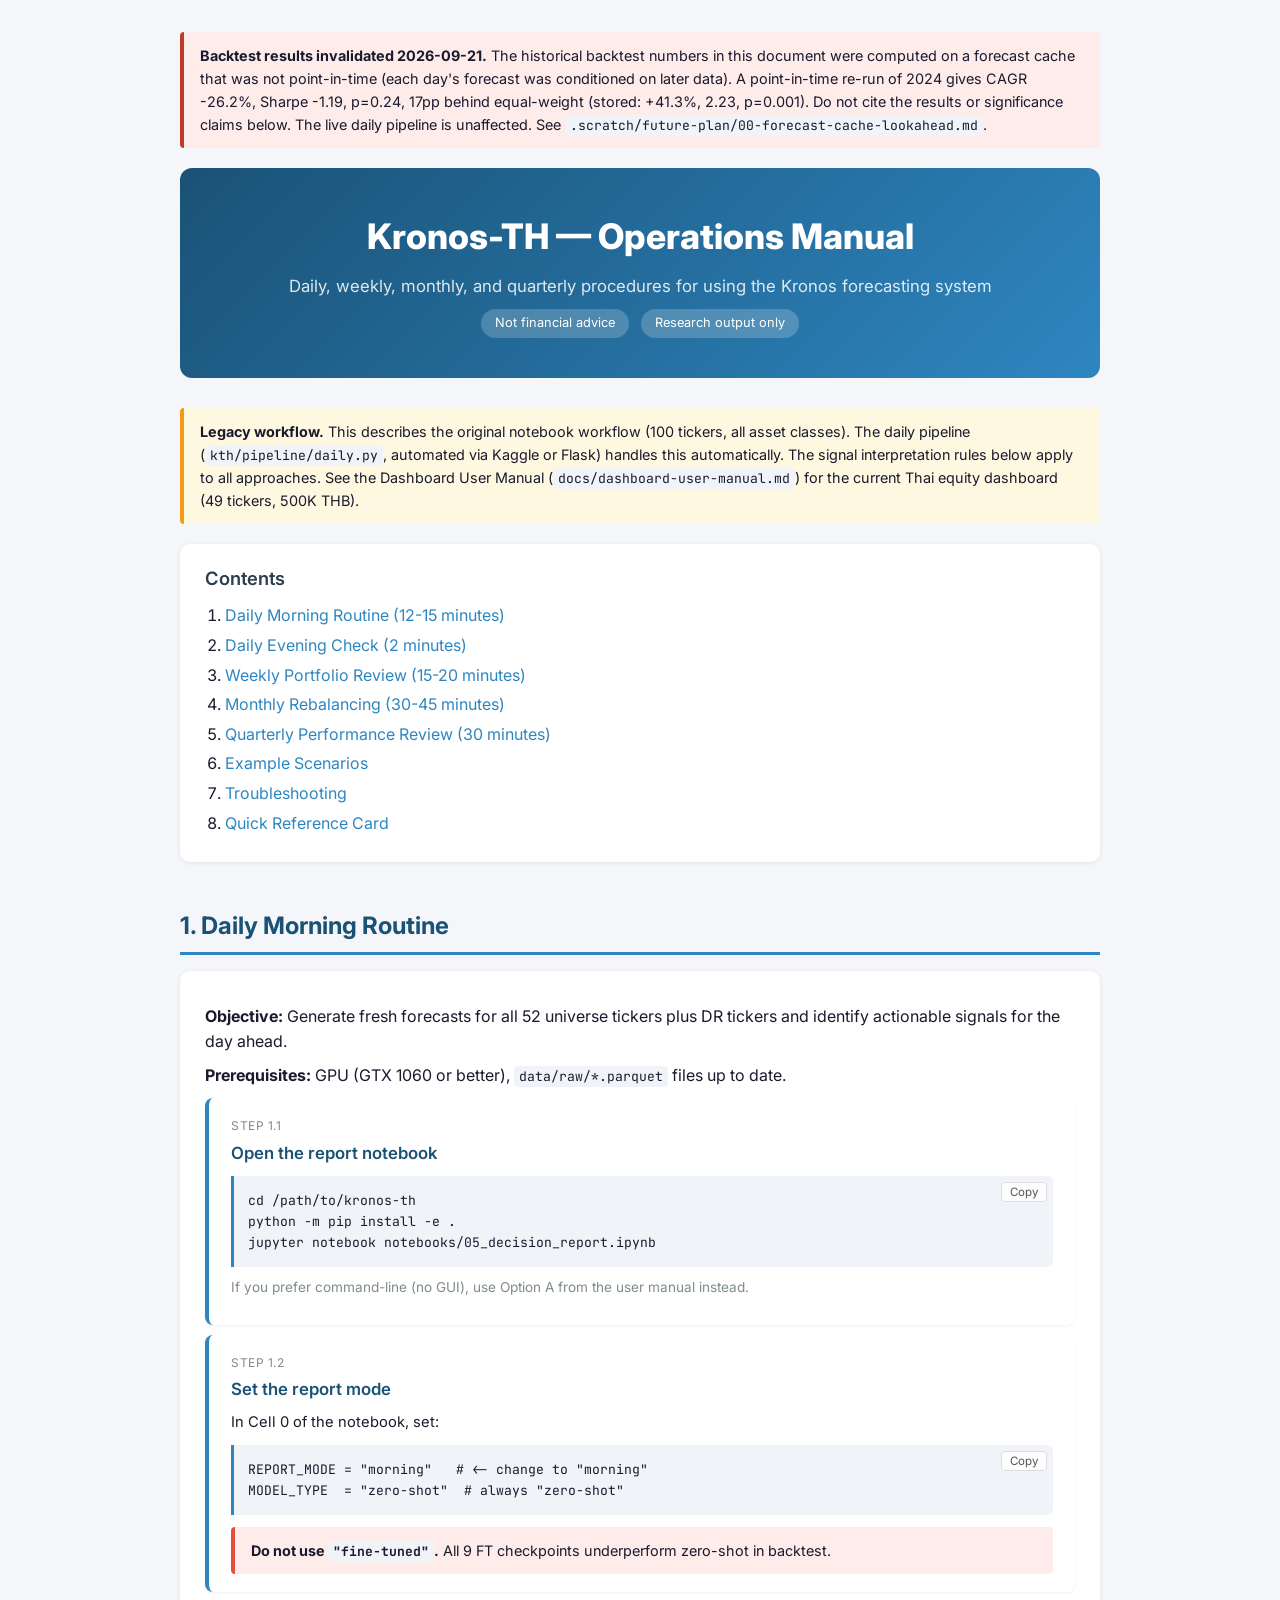
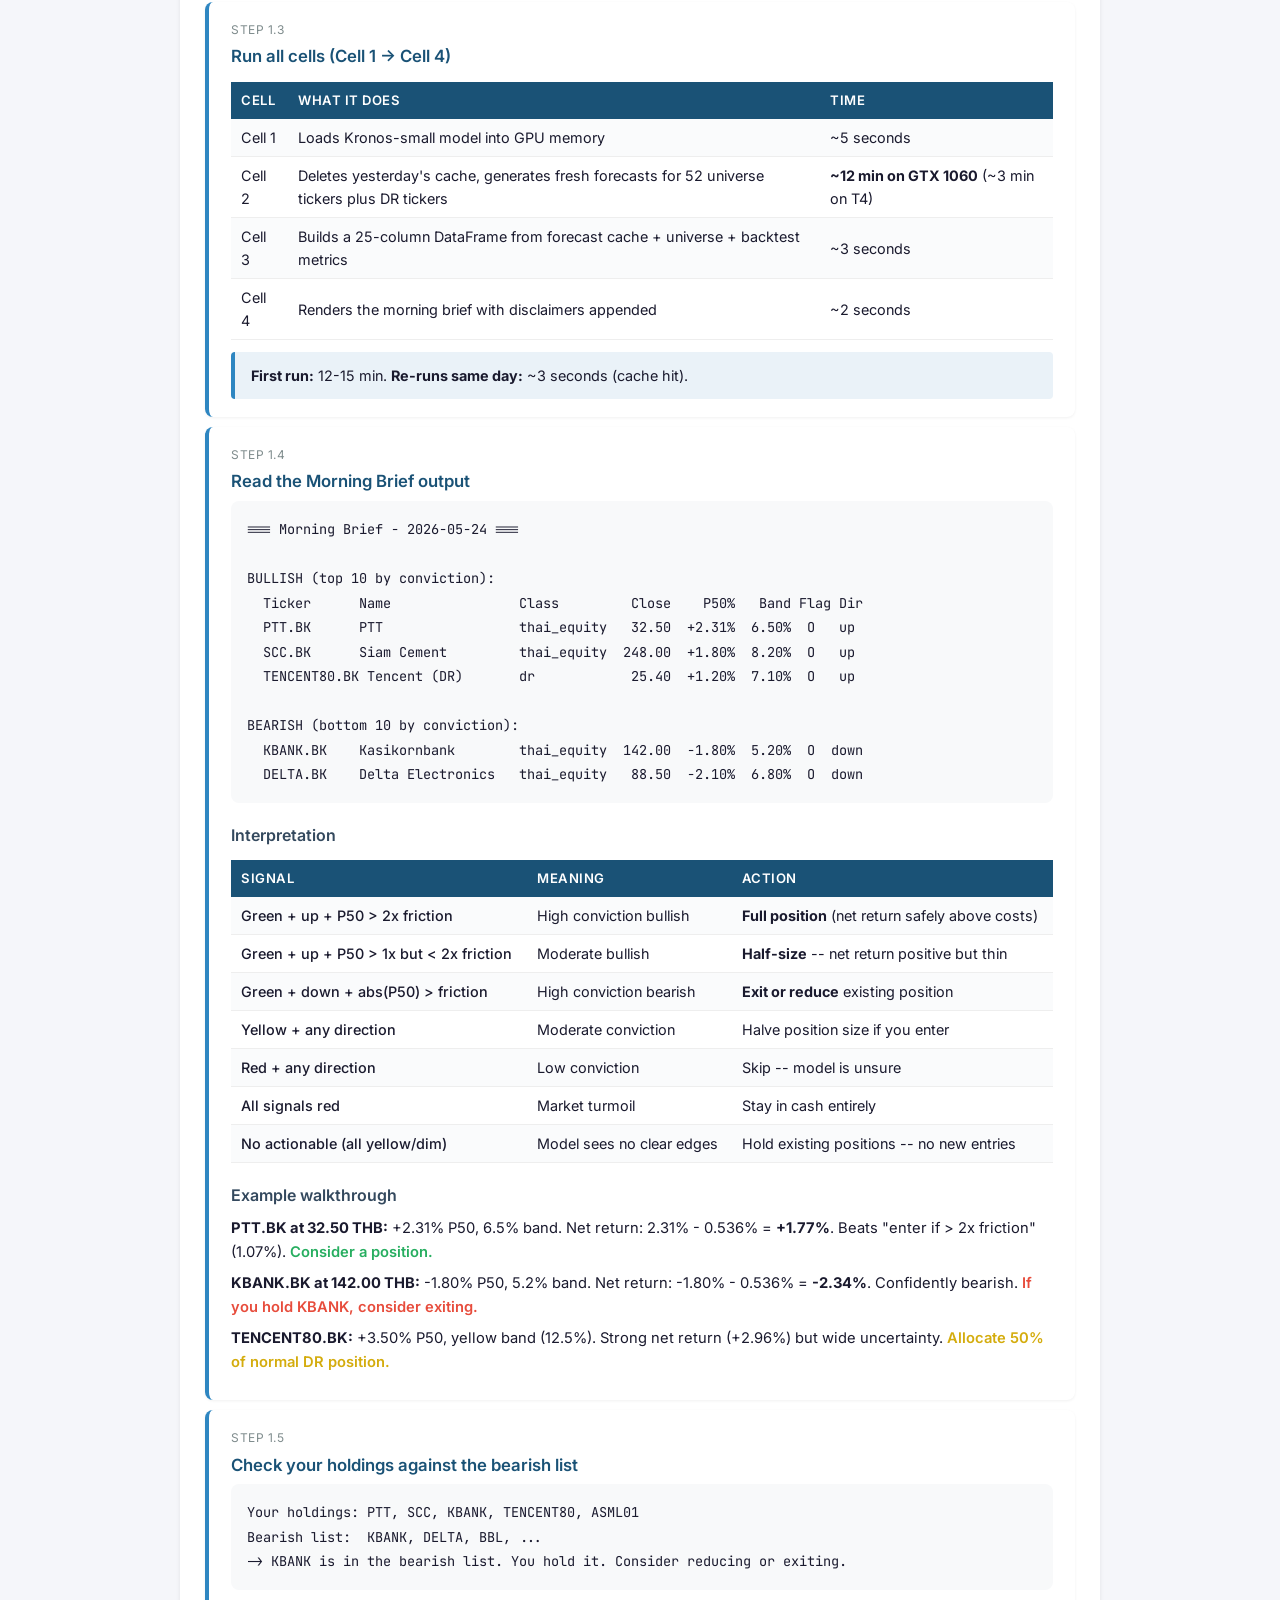
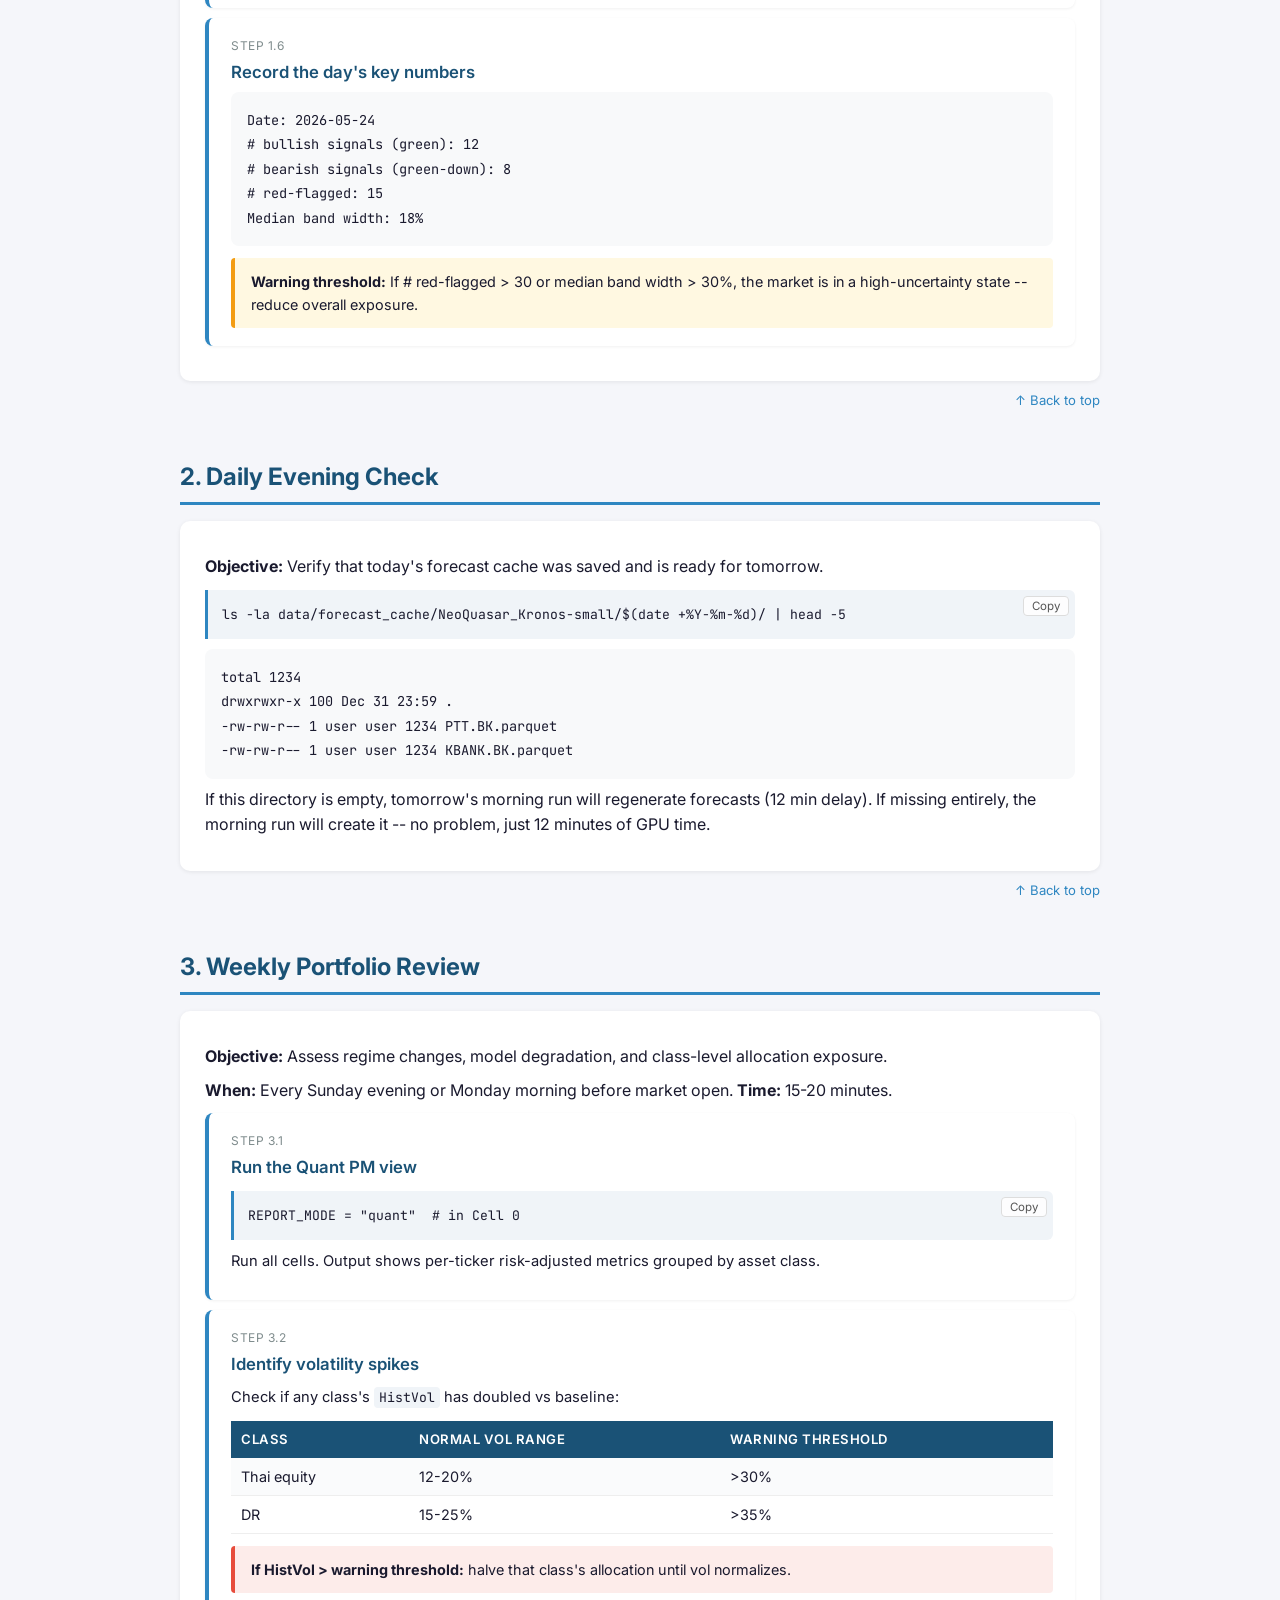
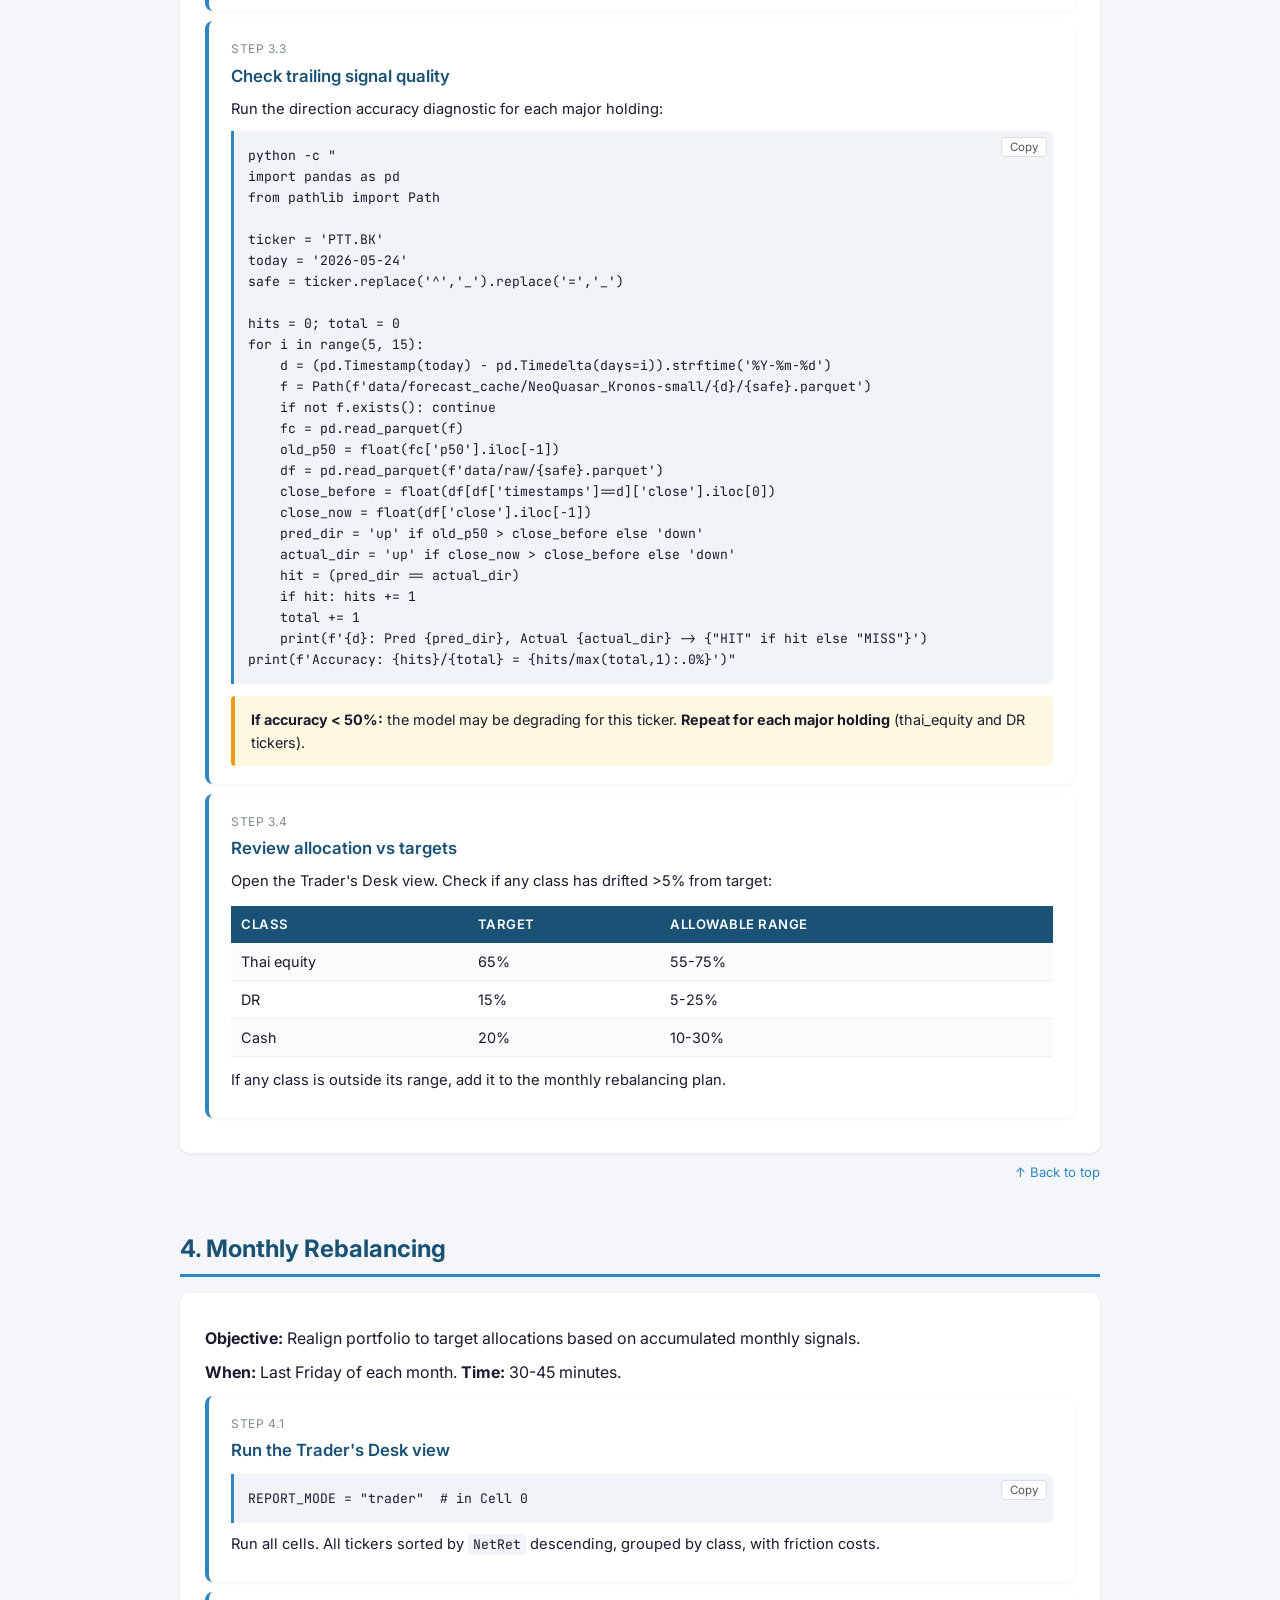
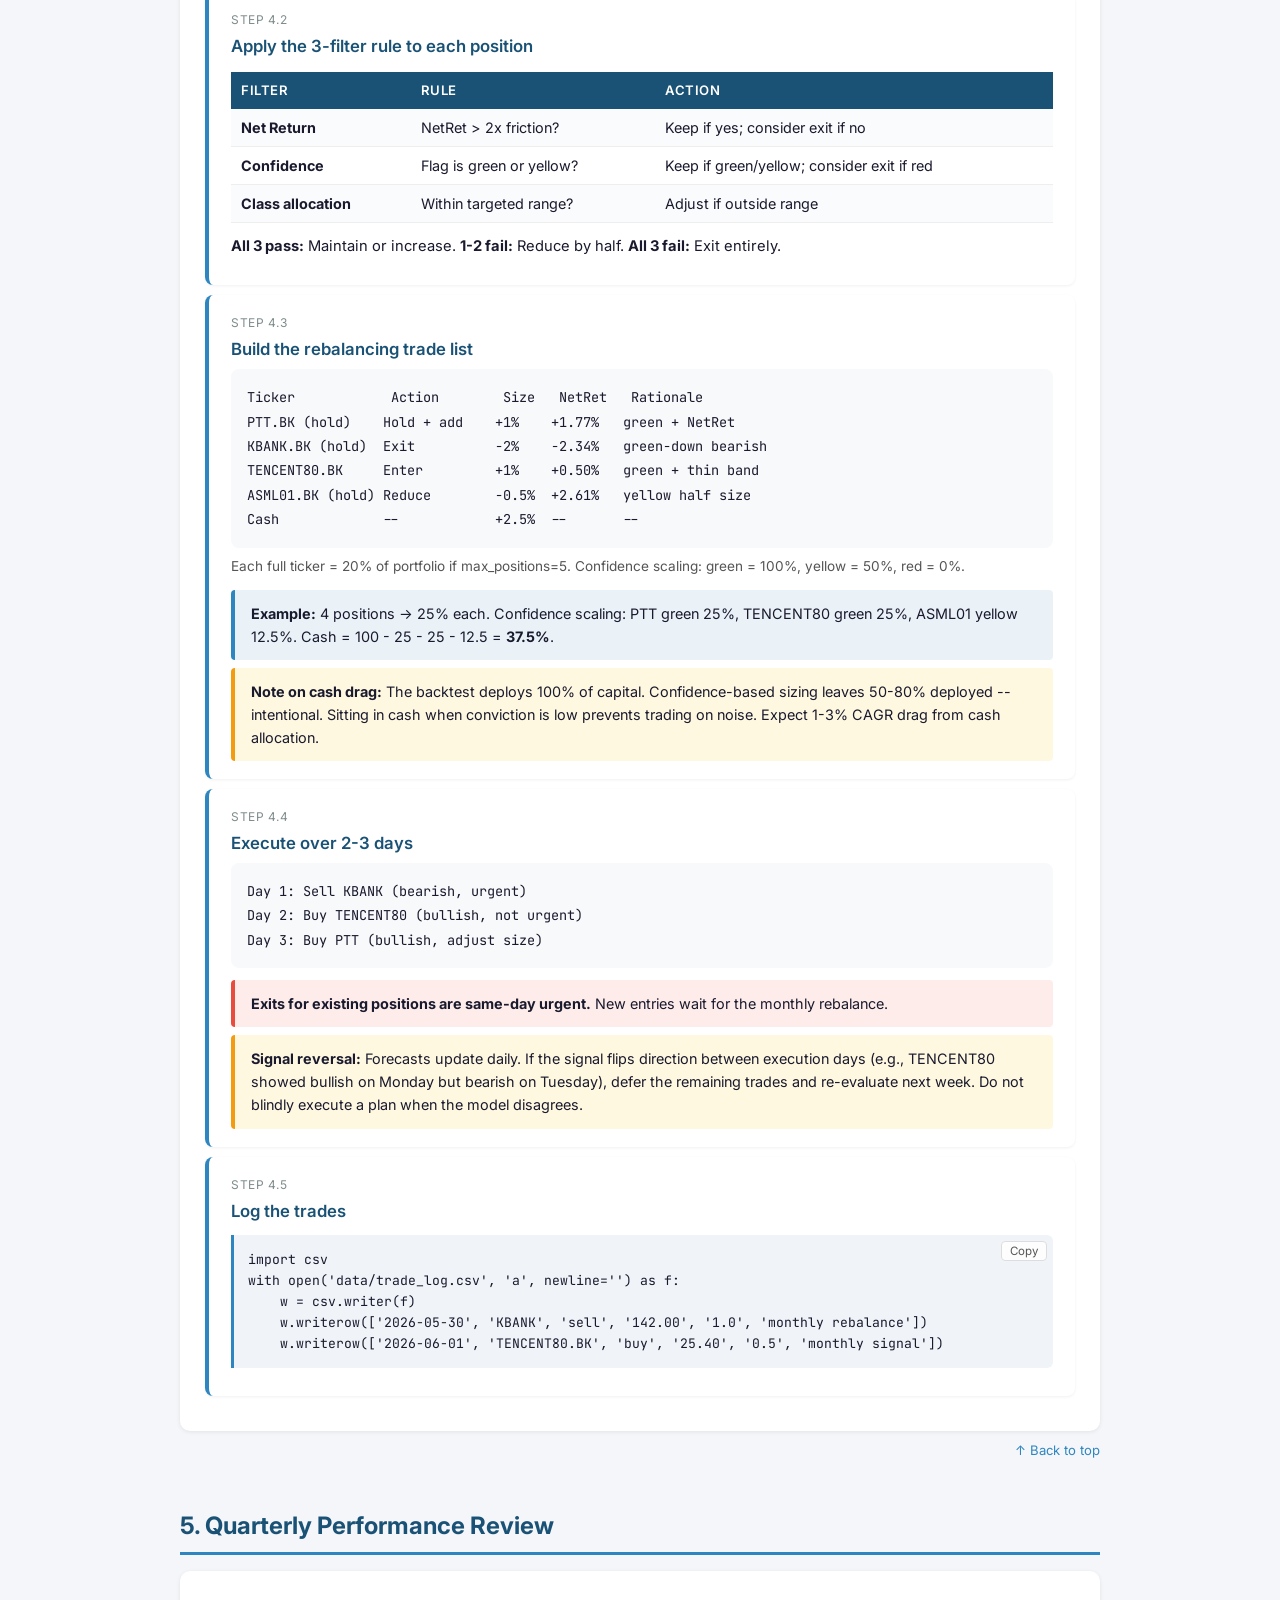
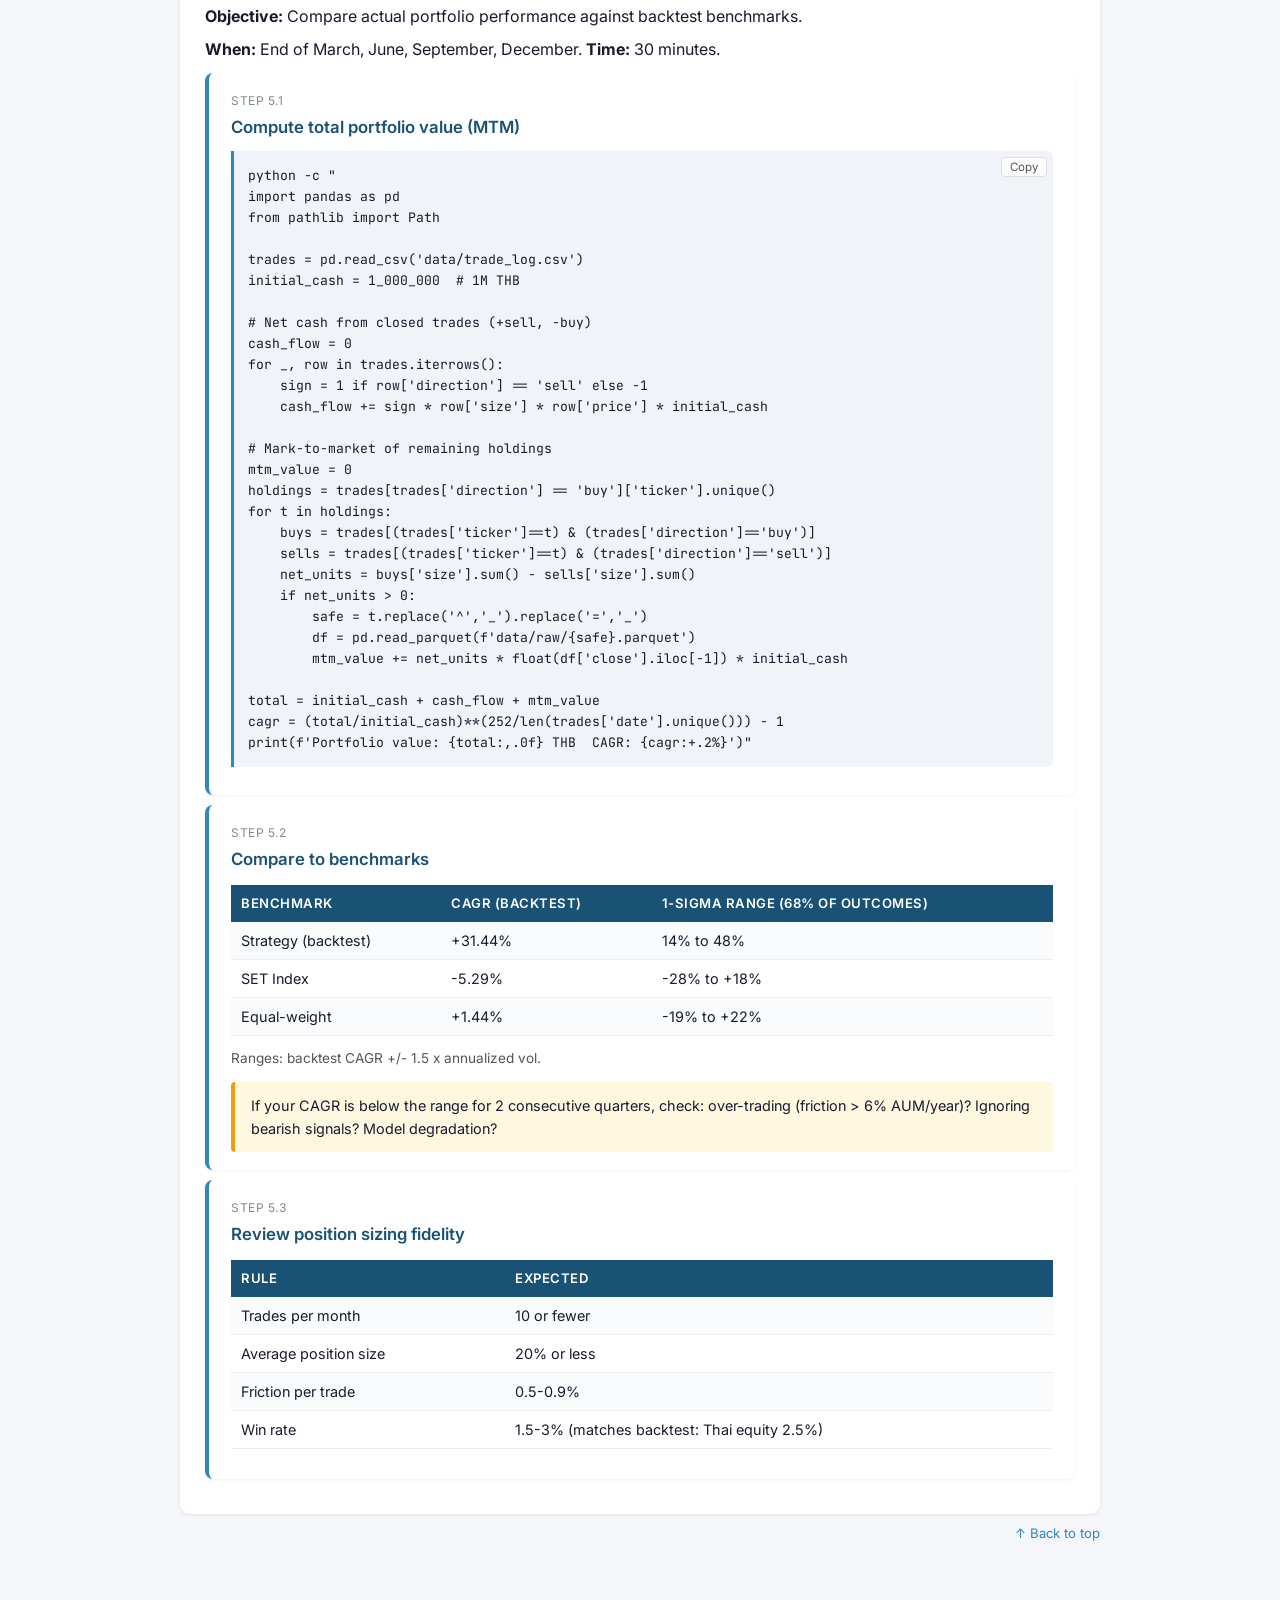
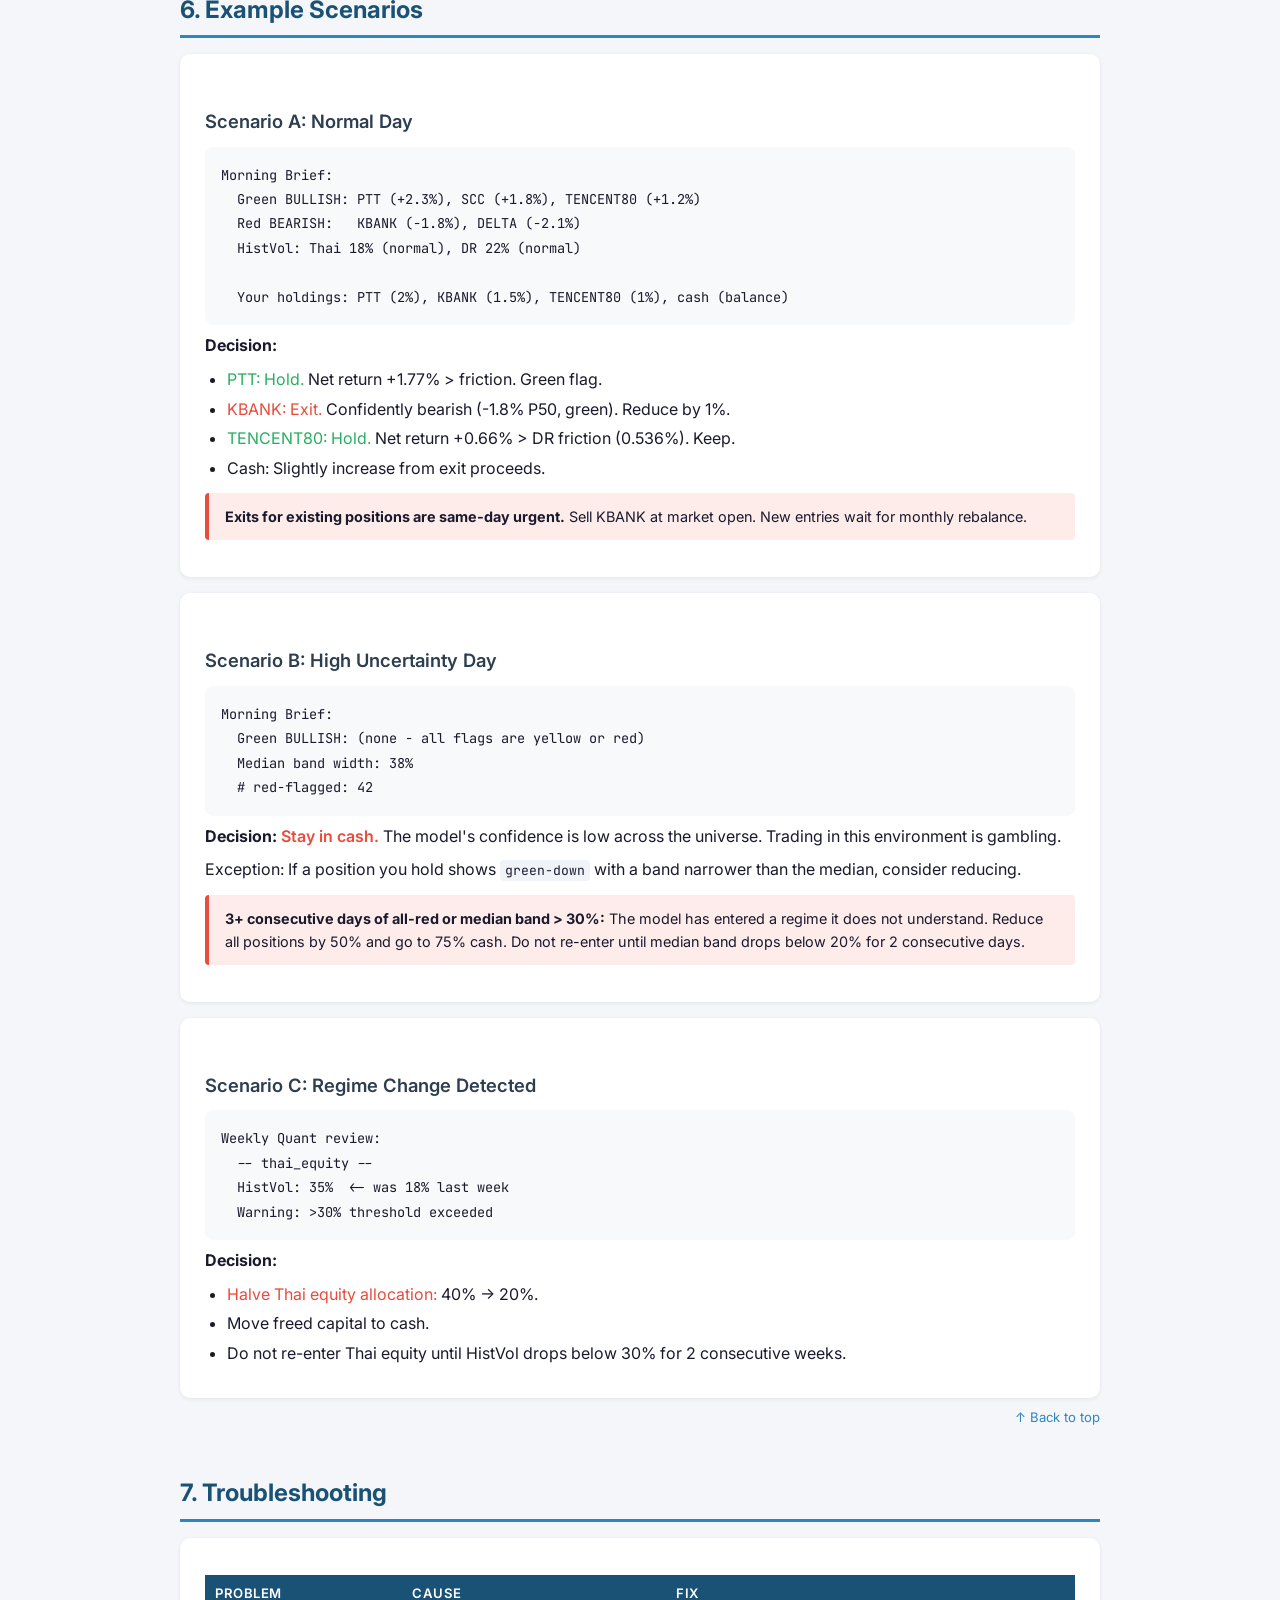
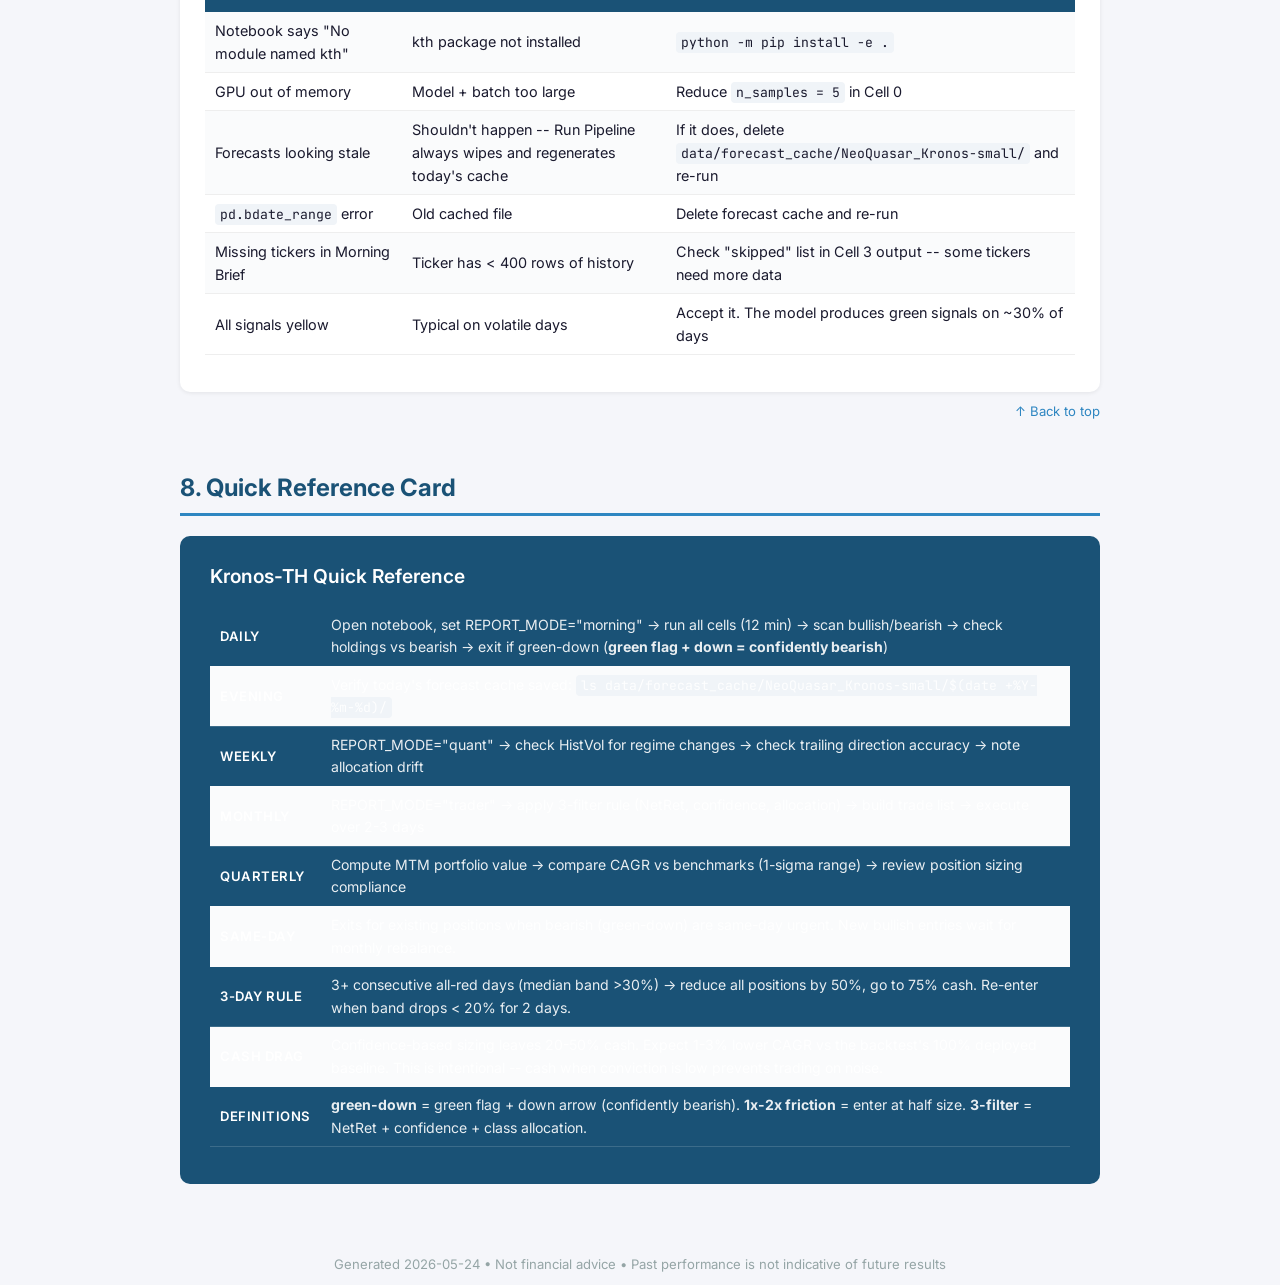
<file: docs/operations-manual.html>
<!DOCTYPE html>
<html lang="en">
<head>
<meta charset="UTF-8">
<meta name="viewport" content="width=device-width, initial-scale=1.0">
<title>Kronos-TH — Operations Manual</title>
<link rel="preconnect" href="https://fonts.googleapis.com">
<link rel="preconnect" href="https://fonts.gstatic.com" crossorigin>
<link href="https://fonts.googleapis.com/css2?family=Inter:wght@400;500;600;700;800&family=JetBrains+Mono:wght@400;500&display=swap" rel="stylesheet">
<style>
  * { margin: 0; padding: 0; box-sizing: border-box; }
  body { font-family: 'Inter', -apple-system, BlinkMacSystemFont, 'Segoe UI', Roboto, Helvetica, Arial, sans-serif; color: #1a1a2e; background: #f5f6fa; line-height: 1.6; }
  .container { max-width: 960px; margin: 0 auto; padding: 20px; }
  .hero { background: linear-gradient(135deg, #1a5276 0%, #2e86c1 100%); color: white; padding: 40px 30px; border-radius: 12px; margin: 20px 0 30px; text-align: center; }
  .hero h1 { color: white; font-size: 2.2rem; font-weight: 800; margin: 0; }
  .hero .subtitle { color: rgba(255,255,255,0.85); font-size: 1.05rem; margin: 8px 0 0; }
  .hero .badge { display: inline-block; background: rgba(255,255,255,0.2); padding: 4px 14px; border-radius: 20px; font-size: 0.8rem; margin: 10px 4px 0; }
  h2 { font-size: 1.5rem; font-weight: 700; color: #1a5276; margin: 45px 0 12px; padding-bottom: 6px; border-bottom: 3px solid #2e86c1; }
  h3 { font-size: 1.15rem; font-weight: 600; color: #2c3e50; margin: 28px 0 10px; }
  h4 { font-weight: 600; color: #34495e; margin: 20px 0 8px; }
  p { margin: 8px 0; }
  .card { background: white; border-radius: 10px; padding: 25px; margin: 16px 0; box-shadow: 0 1px 4px rgba(0,0,0,0.08); }
  .toc { background: white; border-radius: 10px; padding: 20px 25px; margin: 20px 0; box-shadow: 0 1px 4px rgba(0,0,0,0.08); }
  .toc ol { padding-left: 20px; }
  .toc li { margin: 4px 0; }
  .toc a { color: #2e86c1; text-decoration: none; }
  .toc a:hover { text-decoration: underline; }
  table { width: 100%; border-collapse: collapse; margin: 12px 0; font-size: 0.9rem; }
  th { background: #1a5276; color: white; padding: 8px 10px; text-align: left; font-weight: 600; font-size: 0.82rem; text-transform: uppercase; letter-spacing: 0.5px; }
  td { padding: 7px 10px; border-bottom: 1px solid #eee; }
  tr:hover td { background: #f0f4f8; }
  tr:nth-child(even) td { background: #fafbfc; }
  tr:nth-child(even):hover td { background: #f0f4f8; }
  code, pre { font-family: 'JetBrains Mono', monospace; font-size: 0.82rem; background: #f0f4f8; border-radius: 4px; }
  code { padding: 2px 5px; }
  pre { padding: 14px; overflow-x: auto; border-left: 3px solid #2e86c1; margin: 10px 0; position: relative; border-radius: 0 6px 6px 0; }
  .copy-btn { position: absolute; top: 6px; right: 6px; background: rgba(255,255,255,0.85); border: 1px solid #ddd; border-radius: 4px; padding: 2px 8px; font-size: 0.72rem; cursor: pointer; color: #555; font-family: 'Inter', sans-serif; }
  .copy-btn:hover { background: #e8f0fe; color: #1a5276; }
  .copy-btn.copied { background: #27ae60; color: white; border-color: #27ae60; }
  .highlight { background: #fff8e1; border-left: 4px solid #f39c12; padding: 12px 16px; margin: 12px 0; border-radius: 4px; font-size: 0.9rem; }
  .highlight-green { background: #e8f8f5; border-left: 4px solid #27ae60; padding: 12px 16px; margin: 12px 0; border-radius: 4px; font-size: 0.9rem; }
  .highlight-red { background: #fdecea; border-left: 4px solid #e74c3c; padding: 12px 16px; margin: 12px 0; border-radius: 4px; font-size: 0.9rem; }
  .highlight-blue { background: #eaf2f8; border-left: 4px solid #2e86c1; padding: 12px 16px; margin: 12px 0; border-radius: 4px; font-size: 0.9rem; }
  .step-box { background: white; border-radius: 8px; padding: 18px 22px; margin: 10px 0; box-shadow: 0 1px 3px rgba(0,0,0,0.06); border-left: 4px solid #2e86c1; }
  .step-box .step-num { font-size: 0.75rem; color: #7f8c8d; text-transform: uppercase; letter-spacing: 0.5px; margin-bottom: 4px; }
  .step-box .step-title { font-size: 1.05rem; font-weight: 600; color: #1a5276; margin-bottom: 6px; }
  .step-box p, .step-box ul { font-size: 0.92rem; }
  .signal-table td:first-child { white-space: nowrap; font-weight: 500; }
  .trade-grid { background: #f8f9fa; border-radius: 8px; padding: 16px; font-family: 'JetBrains Mono', monospace; font-size: 0.85rem; line-height: 1.8; overflow-x: auto; white-space: pre; }
  .quick-ref { background: #1a5276; color: white; border-radius: 10px; padding: 25px 30px; margin: 20px 0; }
  .quick-ref table { width: 100%; border-collapse: collapse; }
  .quick-ref td { padding: 7px 10px; border-bottom: 1px solid rgba(255,255,255,0.15); color: rgba(255,255,255,0.9); font-size: 0.88rem; }
  .quick-ref td:first-child { font-weight: 600; color: white; font-size: 0.82rem; text-transform: uppercase; letter-spacing: 0.5px; white-space: nowrap; }
  .quick-ref h3 { color: white; font-size: 1.2rem; margin-top: 0; margin-bottom: 15px; border: none; padding: 0; }
  ul, ol { padding-left: 22px; margin: 6px 0; }
  li { margin: 4px 0; }
  .btt { position: fixed; bottom: 30px; right: 30px; background: #1a5276; color: white; width: 42px; height: 42px; border-radius: 50%; text-align: center; line-height: 42px; font-size: 1.4rem; text-decoration: none; box-shadow: 0 2px 8px rgba(0,0,0,0.2); display: none; z-index: 100; }
  .btt:hover { background: #2e86c1; }
  @media (max-width: 768px) {
    .container { padding: 10px; }
    h2 { font-size: 1.3rem; }
    pre { font-size: 0.75rem; }
  }
</style>
<script>
window.addEventListener('scroll', function(){
  var btn = document.querySelector('.btt');
  if (btn) btn.style.display = window.scrollY > 300 ? 'block' : 'none';
});
document.addEventListener('DOMContentLoaded', function(){
  document.querySelectorAll('pre').forEach(function(pre){
    if (pre.querySelector('.copy-btn')) return;
    var btn = document.createElement('button');
    btn.className = 'copy-btn';
    btn.textContent = 'Copy';
    btn.onclick = function(){
      navigator.clipboard.writeText(pre.textContent).then(function(){
        btn.textContent = 'Copied!';
        btn.classList.add('copied');
        setTimeout(function(){ btn.textContent = 'Copy'; btn.classList.remove('copied'); }, 2000);
      }).catch(function(){ btn.textContent = 'Failed'; });
    };
    pre.style.position = 'relative';
    pre.appendChild(btn);
  });
});
</script>
</head>
<body>
<div class="container">
<div style="background:#fdecea;border-left:4px solid #c0392b;padding:12px 16px;margin:12px 0;border-radius:4px;font-size:0.9rem;"><strong>Backtest results invalidated 2026-09-21.</strong> The historical backtest numbers in this document were computed on a forecast cache that was not point-in-time (each day's forecast was conditioned on later data). A point-in-time re-run of 2024 gives CAGR -26.2%, Sharpe -1.19, p=0.24, 17pp behind equal-weight (stored: +41.3%, 2.23, p=0.001). Do not cite the results or significance claims below. The live daily pipeline is unaffected. See <code>.scratch/future-plan/00-forecast-cache-lookahead.md</code>.</div>

<div class="hero">
  <h1>Kronos-TH — Operations Manual</h1>
  <p class="subtitle">Daily, weekly, monthly, and quarterly procedures for using the Kronos forecasting system</p>
  <span class="badge">Not financial advice</span>
  <span class="badge">Research output only</span>
</div>

<div class="highlight"><strong>Legacy workflow.</strong> This describes the original notebook workflow (100 tickers, all asset classes). The daily pipeline (<code>kth/pipeline/daily.py</code>, automated via Kaggle or Flask) handles this automatically. The signal interpretation rules below apply to all approaches. See the Dashboard User Manual (<code>docs/dashboard-user-manual.md</code>) for the current Thai equity dashboard (49 tickers, 500K THB).</div>

<div class="toc">
  <h3 style="margin-top:0; border:none; padding:0;">Contents</h3>
  <ol>
    <li><a href="#daily">Daily Morning Routine (12-15 minutes)</a></li>
    <li><a href="#evening">Daily Evening Check (2 minutes)</a></li>
    <li><a href="#weekly">Weekly Portfolio Review (15-20 minutes)</a></li>
    <li><a href="#monthly">Monthly Rebalancing (30-45 minutes)</a></li>
    <li><a href="#quarterly">Quarterly Performance Review (30 minutes)</a></li>
    <li><a href="#scenarios">Example Scenarios</a></li>
    <li><a href="#troubleshooting">Troubleshooting</a></li>
    <li><a href="#quickref">Quick Reference Card</a></li>
  </ol>
</div>

<!-- ============================================================ -->
<h2 id="daily">1. Daily Morning Routine</h2>
<div class="card">
  <p><strong>Objective:</strong> Generate fresh forecasts for all 52 universe tickers plus DR tickers and identify actionable signals for the day ahead.</p>
  <p><strong>Prerequisites:</strong> GPU (GTX 1060 or better), <code>data/raw/*.parquet</code> files up to date.</p>

  <div class="step-box">
    <div class="step-num">Step 1.1</div>
    <div class="step-title">Open the report notebook</div>
    <pre>cd /path/to/kronos-th
python -m pip install -e .
jupyter notebook notebooks/05_decision_report.ipynb</pre>
    <p style="font-size:0.85rem;color:#7f8c8d;">If you prefer command-line (no GUI), use Option A from the user manual instead.</p>
  </div>

  <div class="step-box">
    <div class="step-num">Step 1.2</div>
    <div class="step-title">Set the report mode</div>
    <p>In Cell 0 of the notebook, set:</p>
    <pre>REPORT_MODE = "morning"   # <- change to "morning"
MODEL_TYPE  = "zero-shot"  # always "zero-shot"</pre>
    <div class="highlight-red" style="margin-bottom:0;"><strong>Do not use <code>"fine-tuned"</code>.</strong> All 9 FT checkpoints underperform zero-shot in backtest.</div>
  </div>

  <div class="step-box">
    <div class="step-num">Step 1.3</div>
    <div class="step-title">Run all cells (Cell 1 → Cell 4)</div>
    <table>
      <tr><th>Cell</th><th>What it does</th><th>Time</th></tr>
      <tr><td>Cell 1</td><td>Loads Kronos-small model into GPU memory</td><td>~5 seconds</td></tr>
      <tr><td>Cell 2</td><td>Deletes yesterday's cache, generates fresh forecasts for 52 universe tickers plus DR tickers</td><td><strong>~12 min on GTX 1060</strong> (~3 min on T4)</td></tr>
      <tr><td>Cell 3</td><td>Builds a 25-column DataFrame from forecast cache + universe + backtest metrics</td><td>~3 seconds</td></tr>
      <tr><td>Cell 4</td><td>Renders the morning brief with disclaimers appended</td><td>~2 seconds</td></tr>
    </table>
    <div class="highlight-blue" style="margin-bottom:0;"><strong>First run:</strong> 12-15 min. <strong>Re-runs same day:</strong> ~3 seconds (cache hit).</div>
  </div>

  <div class="step-box">
    <div class="step-num">Step 1.4</div>
    <div class="step-title">Read the Morning Brief output</div>
    <div class="trade-grid">=== Morning Brief - 2026-05-24 ===

BULLISH (top 10 by conviction):
  Ticker      Name                Class         Close    P50%   Band Flag Dir
  PTT.BK      PTT                 thai_equity   32.50  +2.31%  6.50%  O   up
  SCC.BK      Siam Cement         thai_equity  248.00  +1.80%  8.20%  O   up
  TENCENT80.BK Tencent (DR)       dr            25.40  +1.20%  7.10%  O   up

BEARISH (bottom 10 by conviction):
  KBANK.BK    Kasikornbank        thai_equity  142.00  -1.80%  5.20%  O  down
  DELTA.BK    Delta Electronics   thai_equity   88.50  -2.10%  6.80%  O  down</div>

    <h4>Interpretation</h4>
    <table class="signal-table">
      <tr><th>Signal</th><th>Meaning</th><th>Action</th></tr>
      <tr><td>Green + up + P50 > 2x friction</td><td>High conviction bullish</td><td><strong>Full position</strong> (net return safely above costs)</td></tr>
      <tr><td>Green + up + P50 > 1x but < 2x friction</td><td>Moderate bullish</td><td><strong>Half-size</strong> -- net return positive but thin</td></tr>
      <tr><td>Green + down + abs(P50) > friction</td><td>High conviction bearish</td><td><strong>Exit or reduce</strong> existing position</td></tr>
      <tr><td>Yellow + any direction</td><td>Moderate conviction</td><td>Halve position size if you enter</td></tr>
      <tr><td>Red + any direction</td><td>Low conviction</td><td>Skip -- model is unsure</td></tr>
      <tr><td>All signals red</td><td>Market turmoil</td><td>Stay in cash entirely</td></tr>
      <tr><td>No actionable (all yellow/dim)</td><td>Model sees no clear edges</td><td>Hold existing positions -- no new entries</td></tr>
    </table>

    <h4>Example walkthrough</h4>
    <p><strong>PTT.BK at 32.50 THB:</strong> +2.31% P50, 6.5% band. Net return: 2.31% - 0.536% = <strong>+1.77%</strong>. Beats "enter if > 2x friction" (1.07%). <span style="color:#27ae60;font-weight:600;">Consider a position.</span></p>
    <p><strong>KBANK.BK at 142.00 THB:</strong> -1.80% P50, 5.2% band. Net return: -1.80% - 0.536% = <strong>-2.34%</strong>. Confidently bearish. <span style="color:#e74c3c;font-weight:600;">If you hold KBANK, consider exiting.</span></p>
    <p><strong>TENCENT80.BK:</strong> +3.50% P50, yellow band (12.5%). Strong net return (+2.96%) but wide uncertainty. <span style="color:#d4ac0d;font-weight:600;">Allocate 50% of normal DR position.</span></p>
  </div>

  <div class="step-box">
    <div class="step-num">Step 1.5</div>
    <div class="step-title">Check your holdings against the bearish list</div>
    <div class="trade-grid">Your holdings: PTT, SCC, KBANK, TENCENT80, ASML01
Bearish list:  KBANK, DELTA, BBL, ...
-> KBANK is in the bearish list. You hold it. Consider reducing or exiting.</div>
  </div>

  <div class="step-box">
    <div class="step-num">Step 1.6</div>
    <div class="step-title">Record the day's key numbers</div>
    <div class="trade-grid">Date: 2026-05-24
# bullish signals (green): 12
# bearish signals (green-down): 8
# red-flagged: 15
Median band width: 18%</div>
    <div class="highlight" style="margin-bottom:0;"><strong>Warning threshold:</strong> If # red-flagged > 30 or median band width > 30%, the market is in a high-uncertainty state -- reduce overall exposure.</div>
  </div>
</div>

<div style="text-align:right;margin-top:-10px;"><a href="#" onclick="window.scrollTo(0,0);return false;" style="color:#2e86c1;font-size:0.82rem;text-decoration:none;">&uarr; Back to top</a></div>

<!-- ============================================================ -->
<h2 id="evening">2. Daily Evening Check</h2>
<div class="card">
  <p><strong>Objective:</strong> Verify that today's forecast cache was saved and is ready for tomorrow.</p>
  <pre>ls -la data/forecast_cache/NeoQuasar_Kronos-small/$(date +%Y-%m-%d)/ | head -5</pre>
  <div class="trade-grid">total 1234
drwxrwxr-x 100 Dec 31 23:59 .
-rw-rw-r-- 1 user user 1234 PTT.BK.parquet
-rw-rw-r-- 1 user user 1234 KBANK.BK.parquet</div>
  <p>If this directory is empty, tomorrow's morning run will regenerate forecasts (12 min delay). If missing entirely, the morning run will create it -- no problem, just 12 minutes of GPU time.</p>
</div>

<div style="text-align:right;margin-top:-10px;"><a href="#" onclick="window.scrollTo(0,0);return false;" style="color:#2e86c1;font-size:0.82rem;text-decoration:none;">&uarr; Back to top</a></div>

<!-- ============================================================ -->
<h2 id="weekly">3. Weekly Portfolio Review</h2>
<div class="card">
  <p><strong>Objective:</strong> Assess regime changes, model degradation, and class-level allocation exposure.</p>
  <p><strong>When:</strong> Every Sunday evening or Monday morning before market open. <strong>Time:</strong> 15-20 minutes.</p>

  <div class="step-box">
    <div class="step-num">Step 3.1</div>
    <div class="step-title">Run the Quant PM view</div>
    <pre>REPORT_MODE = "quant"  # in Cell 0</pre>
    <p>Run all cells. Output shows per-ticker risk-adjusted metrics grouped by asset class.</p>
  </div>

  <div class="step-box">
    <div class="step-num">Step 3.2</div>
    <div class="step-title">Identify volatility spikes</div>
    <p>Check if any class's <code>HistVol</code> has doubled vs baseline:</p>
    <table>
      <tr><th>Class</th><th>Normal Vol Range</th><th>Warning Threshold</th></tr>
      <tr><td>Thai equity</td><td>12-20%</td><td>>30%</td></tr>
      <tr><td>DR</td><td>15-25%</td><td>>35%</td></tr>
    </table>
    <div class="highlight-red" style="margin-bottom:0;"><strong>If HistVol > warning threshold:</strong> halve that class's allocation until vol normalizes.</div>
  </div>

  <div class="step-box">
    <div class="step-num">Step 3.3</div>
    <div class="step-title">Check trailing signal quality</div>
    <p>Run the direction accuracy diagnostic for each major holding:</p>
    <pre>python -c "
import pandas as pd
from pathlib import Path

ticker = 'PTT.BK'
today = '2026-05-24'
safe = ticker.replace('^','_').replace('=','_')

hits = 0; total = 0
for i in range(5, 15):
    d = (pd.Timestamp(today) - pd.Timedelta(days=i)).strftime('%Y-%m-%d')
    f = Path(f'data/forecast_cache/NeoQuasar_Kronos-small/{d}/{safe}.parquet')
    if not f.exists(): continue
    fc = pd.read_parquet(f)
    old_p50 = float(fc['p50'].iloc[-1])
    df = pd.read_parquet(f'data/raw/{safe}.parquet')
    close_before = float(df[df['timestamps']==d]['close'].iloc[0])
    close_now = float(df['close'].iloc[-1])
    pred_dir = 'up' if old_p50 > close_before else 'down'
    actual_dir = 'up' if close_now > close_before else 'down'
    hit = (pred_dir == actual_dir)
    if hit: hits += 1
    total += 1
    print(f'{d}: Pred {pred_dir}, Actual {actual_dir} -> {"HIT" if hit else "MISS"}')
print(f'Accuracy: {hits}/{total} = {hits/max(total,1):.0%}')"</pre>
    <div class="highlight" style="margin-bottom:0;"><strong>If accuracy < 50%:</strong> the model may be degrading for this ticker. <strong>Repeat for each major holding</strong> (thai_equity and DR tickers).</div>
  </div>

  <div class="step-box">
    <div class="step-num">Step 3.4</div>
    <div class="step-title">Review allocation vs targets</div>
    <p>Open the Trader's Desk view. Check if any class has drifted >5% from target:</p>
    <table>
      <tr><th>Class</th><th>Target</th><th>Allowable Range</th></tr>
      <tr><td>Thai equity</td><td>65%</td><td>55-75%</td></tr>
      <tr><td>DR</td><td>15%</td><td>5-25%</td></tr>
      <tr><td>Cash</td><td>20%</td><td>10-30%</td></tr>
    </table>
    <p>If any class is outside its range, add it to the monthly rebalancing plan.</p>
  </div>
</div>

<div style="text-align:right;margin-top:-10px;"><a href="#" onclick="window.scrollTo(0,0);return false;" style="color:#2e86c1;font-size:0.82rem;text-decoration:none;">&uarr; Back to top</a></div>

<!-- ============================================================ -->
<h2 id="monthly">4. Monthly Rebalancing</h2>
<div class="card">
  <p><strong>Objective:</strong> Realign portfolio to target allocations based on accumulated monthly signals.</p>
  <p><strong>When:</strong> Last Friday of each month. <strong>Time:</strong> 30-45 minutes.</p>

  <div class="step-box">
    <div class="step-num">Step 4.1</div>
    <div class="step-title">Run the Trader's Desk view</div>
    <pre>REPORT_MODE = "trader"  # in Cell 0</pre>
    <p>Run all cells. All tickers sorted by <code>NetRet</code> descending, grouped by class, with friction costs.</p>
  </div>

  <div class="step-box">
    <div class="step-num">Step 4.2</div>
    <div class="step-title">Apply the 3-filter rule to each position</div>
    <table>
      <tr><th>Filter</th><th>Rule</th><th>Action</th></tr>
      <tr><td><strong>Net Return</strong></td><td>NetRet > 2x friction?</td><td>Keep if yes; consider exit if no</td></tr>
      <tr><td><strong>Confidence</strong></td><td>Flag is green or yellow?</td><td>Keep if green/yellow; consider exit if red</td></tr>
      <tr><td><strong>Class allocation</strong></td><td>Within targeted range?</td><td>Adjust if outside range</td></tr>
    </table>
    <p><strong>All 3 pass:</strong> Maintain or increase. <strong>1-2 fail:</strong> Reduce by half. <strong>All 3 fail:</strong> Exit entirely.</p>
  </div>

  <div class="step-box">
    <div class="step-num">Step 4.3</div>
    <div class="step-title">Build the rebalancing trade list</div>
    <div class="trade-grid">Ticker            Action        Size   NetRet   Rationale
PTT.BK (hold)    Hold + add    +1%    +1.77%   green + NetRet
KBANK.BK (hold)  Exit          -2%    -2.34%   green-down bearish
TENCENT80.BK     Enter         +1%    +0.50%   green + thin band
ASML01.BK (hold) Reduce        -0.5%  +2.61%   yellow half size
Cash             --            +2.5%  --       --</div>
    <p style="font-size:0.85rem;color:#555;">Each full ticker = 20% of portfolio if max_positions=5. Confidence scaling: green = 100%, yellow = 50%, red = 0%.</p>
    <div class="highlight-blue" style="margin-bottom:0;"><strong>Example:</strong> 4 positions -> 25% each. Confidence scaling: PTT green 25%, TENCENT80 green 25%, ASML01 yellow 12.5%. Cash = 100 - 25 - 25 - 12.5 = <strong>37.5%</strong>.</div>
    <div class="highlight" style="margin-top:8px;margin-bottom:0;"><strong>Note on cash drag:</strong> The backtest deploys 100% of capital. Confidence-based sizing leaves 50-80% deployed -- intentional. Sitting in cash when conviction is low prevents trading on noise. Expect 1-3% CAGR drag from cash allocation.</div>
  </div>

  <div class="step-box">
    <div class="step-num">Step 4.4</div>
    <div class="step-title">Execute over 2-3 days</div>
    <div class="trade-grid">Day 1: Sell KBANK (bearish, urgent)
Day 2: Buy TENCENT80 (bullish, not urgent)
Day 3: Buy PTT (bullish, adjust size)</div>
    <div class="highlight-red" style="margin-bottom:0;"><strong>Exits for existing positions are same-day urgent.</strong> New entries wait for the monthly rebalance.</div>
    <div class="highlight" style="margin-top:8px;margin-bottom:0;"><strong>Signal reversal:</strong> Forecasts update daily. If the signal flips direction between execution days (e.g., TENCENT80 showed bullish on Monday but bearish on Tuesday), defer the remaining trades and re-evaluate next week. Do not blindly execute a plan when the model disagrees.</div>
  </div>

  <div class="step-box">
    <div class="step-num">Step 4.5</div>
    <div class="step-title">Log the trades</div>
    <pre>import csv
with open('data/trade_log.csv', 'a', newline='') as f:
    w = csv.writer(f)
    w.writerow(['2026-05-30', 'KBANK', 'sell', '142.00', '1.0', 'monthly rebalance'])
    w.writerow(['2026-06-01', 'TENCENT80.BK', 'buy', '25.40', '0.5', 'monthly signal'])</pre>
  </div>
</div>

<div style="text-align:right;margin-top:-10px;"><a href="#" onclick="window.scrollTo(0,0);return false;" style="color:#2e86c1;font-size:0.82rem;text-decoration:none;">&uarr; Back to top</a></div>

<!-- ============================================================ -->
<h2 id="quarterly">5. Quarterly Performance Review</h2>
<div class="card">
  <p><strong>Objective:</strong> Compare actual portfolio performance against backtest benchmarks.</p>
  <p><strong>When:</strong> End of March, June, September, December. <strong>Time:</strong> 30 minutes.</p>

  <div class="step-box">
    <div class="step-num">Step 5.1</div>
    <div class="step-title">Compute total portfolio value (MTM)</div>
    <pre>python -c "
import pandas as pd
from pathlib import Path

trades = pd.read_csv('data/trade_log.csv')
initial_cash = 1_000_000  # 1M THB

# Net cash from closed trades (+sell, -buy)
cash_flow = 0
for _, row in trades.iterrows():
    sign = 1 if row['direction'] == 'sell' else -1
    cash_flow += sign * row['size'] * row['price'] * initial_cash

# Mark-to-market of remaining holdings
mtm_value = 0
holdings = trades[trades['direction'] == 'buy']['ticker'].unique()
for t in holdings:
    buys = trades[(trades['ticker']==t) & (trades['direction']=='buy')]
    sells = trades[(trades['ticker']==t) & (trades['direction']=='sell')]
    net_units = buys['size'].sum() - sells['size'].sum()
    if net_units > 0:
        safe = t.replace('^','_').replace('=','_')
        df = pd.read_parquet(f'data/raw/{safe}.parquet')
        mtm_value += net_units * float(df['close'].iloc[-1]) * initial_cash

total = initial_cash + cash_flow + mtm_value
cagr = (total/initial_cash)**(252/len(trades['date'].unique())) - 1
print(f'Portfolio value: {total:,.0f} THB  CAGR: {cagr:+.2%}')"</pre>
  </div>

  <div class="step-box">
    <div class="step-num">Step 5.2</div>
    <div class="step-title">Compare to benchmarks</div>
    <table>
      <tr><th>Benchmark</th><th>CAGR (backtest)</th><th>1-sigma Range (68% of outcomes)</th></tr>
      <tr><td>Strategy (backtest)</td><td>+31.44%</td><td>14% to 48%</td></tr>
      <tr><td>SET Index</td><td>-5.29%</td><td>-28% to +18%</td></tr>
      <tr><td>Equal-weight</td><td>+1.44%</td><td>-19% to +22%</td></tr>
    </table>
    <p style="font-size:0.85rem;color:#555;">Ranges: backtest CAGR +/- 1.5 x annualized vol.</p>
    <div class="highlight" style="margin-bottom:0;">If your CAGR is below the range for 2 consecutive quarters, check: over-trading (friction > 6% AUM/year)? Ignoring bearish signals? Model degradation?</div>
  </div>

  <div class="step-box">
    <div class="step-num">Step 5.3</div>
    <div class="step-title">Review position sizing fidelity</div>
    <table>
      <tr><th>Rule</th><th>Expected</th></tr>
      <tr><td>Trades per month</td><td>10 or fewer</td></tr>
      <tr><td>Average position size</td><td>20% or less</td></tr>
      <tr><td>Friction per trade</td><td>0.5-0.9%</td></tr>
      <tr><td>Win rate</td><td>1.5-3% (matches backtest: Thai equity 2.5%)</td></tr>
    </table>
  </div>
</div>

<div style="text-align:right;margin-top:-10px;"><a href="#" onclick="window.scrollTo(0,0);return false;" style="color:#2e86c1;font-size:0.82rem;text-decoration:none;">&uarr; Back to top</a></div>

<!-- ============================================================ -->
<h2 id="scenarios">6. Example Scenarios</h2>

<div class="card">
  <h3>Scenario A: Normal Day</h3>
  <div class="trade-grid">Morning Brief:
  Green BULLISH: PTT (+2.3%), SCC (+1.8%), TENCENT80 (+1.2%)
  Red BEARISH:   KBANK (-1.8%), DELTA (-2.1%)
  HistVol: Thai 18% (normal), DR 22% (normal)

  Your holdings: PTT (2%), KBANK (1.5%), TENCENT80 (1%), cash (balance)</div>
  <p><strong>Decision:</strong></p>
  <ul>
    <li><span style="color:#27ae60;">PTT: Hold.</span> Net return +1.77% > friction. Green flag.</li>
    <li><span style="color:#e74c3c;">KBANK: Exit.</span> Confidently bearish (-1.8% P50, green). Reduce by 1%.</li>
    <li><span style="color:#27ae60;">TENCENT80: Hold.</span> Net return +0.66% > DR friction (0.536%). Keep.</li>
    <li>Cash: Slightly increase from exit proceeds.</li>
  </ul>
  <div class="highlight-red"><strong>Exits for existing positions are same-day urgent.</strong> Sell KBANK at market open. New entries wait for monthly rebalance.</div>
</div>

<div style="margin-top:10px;"></div>

<div class="card">
  <h3>Scenario B: High Uncertainty Day</h3>
  <div class="trade-grid">Morning Brief:
  Green BULLISH: (none - all flags are yellow or red)
  Median band width: 38%
  # red-flagged: 42</div>
  <p><strong>Decision:</strong> <span style="color:#e74c3c;font-weight:600;">Stay in cash.</span> The model's confidence is low across the universe. Trading in this environment is gambling.</p>
  <p>Exception: If a position you hold shows <code>green-down</code> with a band narrower than the median, consider reducing.</p>

  <div class="highlight-red" style="margin-top:12px;">
    <strong>3+ consecutive days of all-red or median band > 30%:</strong> The model has entered a regime it does not understand. Reduce all positions by 50% and go to 75% cash. Do not re-enter until median band drops below 20% for 2 consecutive days.
  </div>
</div>

<div style="margin-top:10px;"></div>

<div class="card">
  <h3>Scenario C: Regime Change Detected</h3>
  <div class="trade-grid">Weekly Quant review:
  -- thai_equity --
  HistVol: 35%  <- was 18% last week
  Warning: >30% threshold exceeded</div>
  <p><strong>Decision:</strong></p>
  <ul>
    <li><span style="color:#e74c3c;">Halve Thai equity allocation:</span> 40% -> 20%.</li>
    <li>Move freed capital to cash.</li>
    <li>Do not re-enter Thai equity until HistVol drops below 30% for 2 consecutive weeks.</li>
  </ul>
</div>

<div style="text-align:right;margin-top:-10px;"><a href="#" onclick="window.scrollTo(0,0);return false;" style="color:#2e86c1;font-size:0.82rem;text-decoration:none;">&uarr; Back to top</a></div>

<!-- ============================================================ -->
<h2 id="troubleshooting">7. Troubleshooting</h2>
<div class="card">
  <table>
    <tr><th>Problem</th><th>Cause</th><th>Fix</th></tr>
    <tr><td>Notebook says "No module named kth"</td><td>kth package not installed</td><td><code>python -m pip install -e .</code></td></tr>
    <tr><td>GPU out of memory</td><td>Model + batch too large</td><td>Reduce <code>n_samples = 5</code> in Cell 0</td></tr>
    <tr><td>Forecasts looking stale</td><td>Shouldn't happen -- Run Pipeline always wipes and regenerates today's cache</td><td>If it does, delete <code>data/forecast_cache/NeoQuasar_Kronos-small/</code> and re-run</td></tr>
    <tr><td><code>pd.bdate_range</code> error</td><td>Old cached file</td><td>Delete forecast cache and re-run</td></tr>
    <tr><td>Missing tickers in Morning Brief</td><td>Ticker has < 400 rows of history</td><td>Check "skipped" list in Cell 3 output -- some tickers need more data</td></tr>
    <tr><td>All signals yellow</td><td>Typical on volatile days</td><td>Accept it. The model produces green signals on ~30% of days</td></tr>
  </table>
</div>

<div style="text-align:right;margin-top:-10px;"><a href="#" onclick="window.scrollTo(0,0);return false;" style="color:#2e86c1;font-size:0.82rem;text-decoration:none;">&uarr; Back to top</a></div>

<!-- ============================================================ -->
<h2 id="quickref">8. Quick Reference Card</h2>
<div class="quick-ref">
  <h3>Kronos-TH Quick Reference</h3>
  <table>
    <tr><td style="width:80px;">DAILY</td><td>Open notebook, set REPORT_MODE="morning" &rarr; run all cells (12 min) &rarr; scan bullish/bearish &rarr; check holdings vs bearish &rarr; exit if green-down (<strong>green flag + down = confidently bearish</strong>)</td></tr>
    <tr><td>EVENING</td><td>Verify today's forecast cache saved: <code>ls data/forecast_cache/NeoQuasar_Kronos-small/$(date +%Y-%m-%d)/</code></td></tr>
    <tr><td>WEEKLY</td><td>REPORT_MODE="quant" &rarr; check HistVol for regime changes &rarr; check trailing direction accuracy &rarr; note allocation drift</td></tr>
    <tr><td>MONTHLY</td><td>REPORT_MODE="trader" &rarr; apply 3-filter rule (NetRet, confidence, allocation) &rarr; build trade list &rarr; execute over 2-3 days</td></tr>
    <tr><td>QUARTERLY</td><td>Compute MTM portfolio value &rarr; compare CAGR vs benchmarks (1-sigma range) &rarr; review position sizing compliance</td></tr>
    <tr><td>SAME-DAY</td><td>Exits for existing positions when bearish (green-down) are same-day urgent. New bullish entries wait for monthly rebalance.</td></tr>
    <tr><td>3-DAY RULE</td><td>3+ consecutive all-red days (median band >30%) &rarr; reduce all positions by 50%, go to 75% cash. Re-enter when band drops < 20% for 2 days.</td></tr>
    <tr><td>CASH DRAG</td><td>Confidence-based sizing leaves 20-50% cash. Expect 1-3% lower CAGR vs the backtest's 100% deployed baseline. This is intentional -- cash when conviction is low prevents trading on noise.</td></tr>
    <tr><td>DEFINITIONS</td><td><strong>green-down</strong> = green flag + down arrow (confidently bearish). <strong>1x-2x friction</strong> = enter at half size. <strong>3-filter</strong> = NetRet + confidence + class allocation.</td></tr>
  </table>
</div>

</div>

<a href="#" class="btt" onclick="window.scrollTo(0,0);return false;">&uarr;</a>

<div style="text-align:center;padding:30px 0 10px;color:#95a5a6;font-size:0.82rem;">
  Generated 2026-05-24 &bull; Not financial advice &bull; Past performance is not indicative of future results
</div>

</body>
</html>
</file>
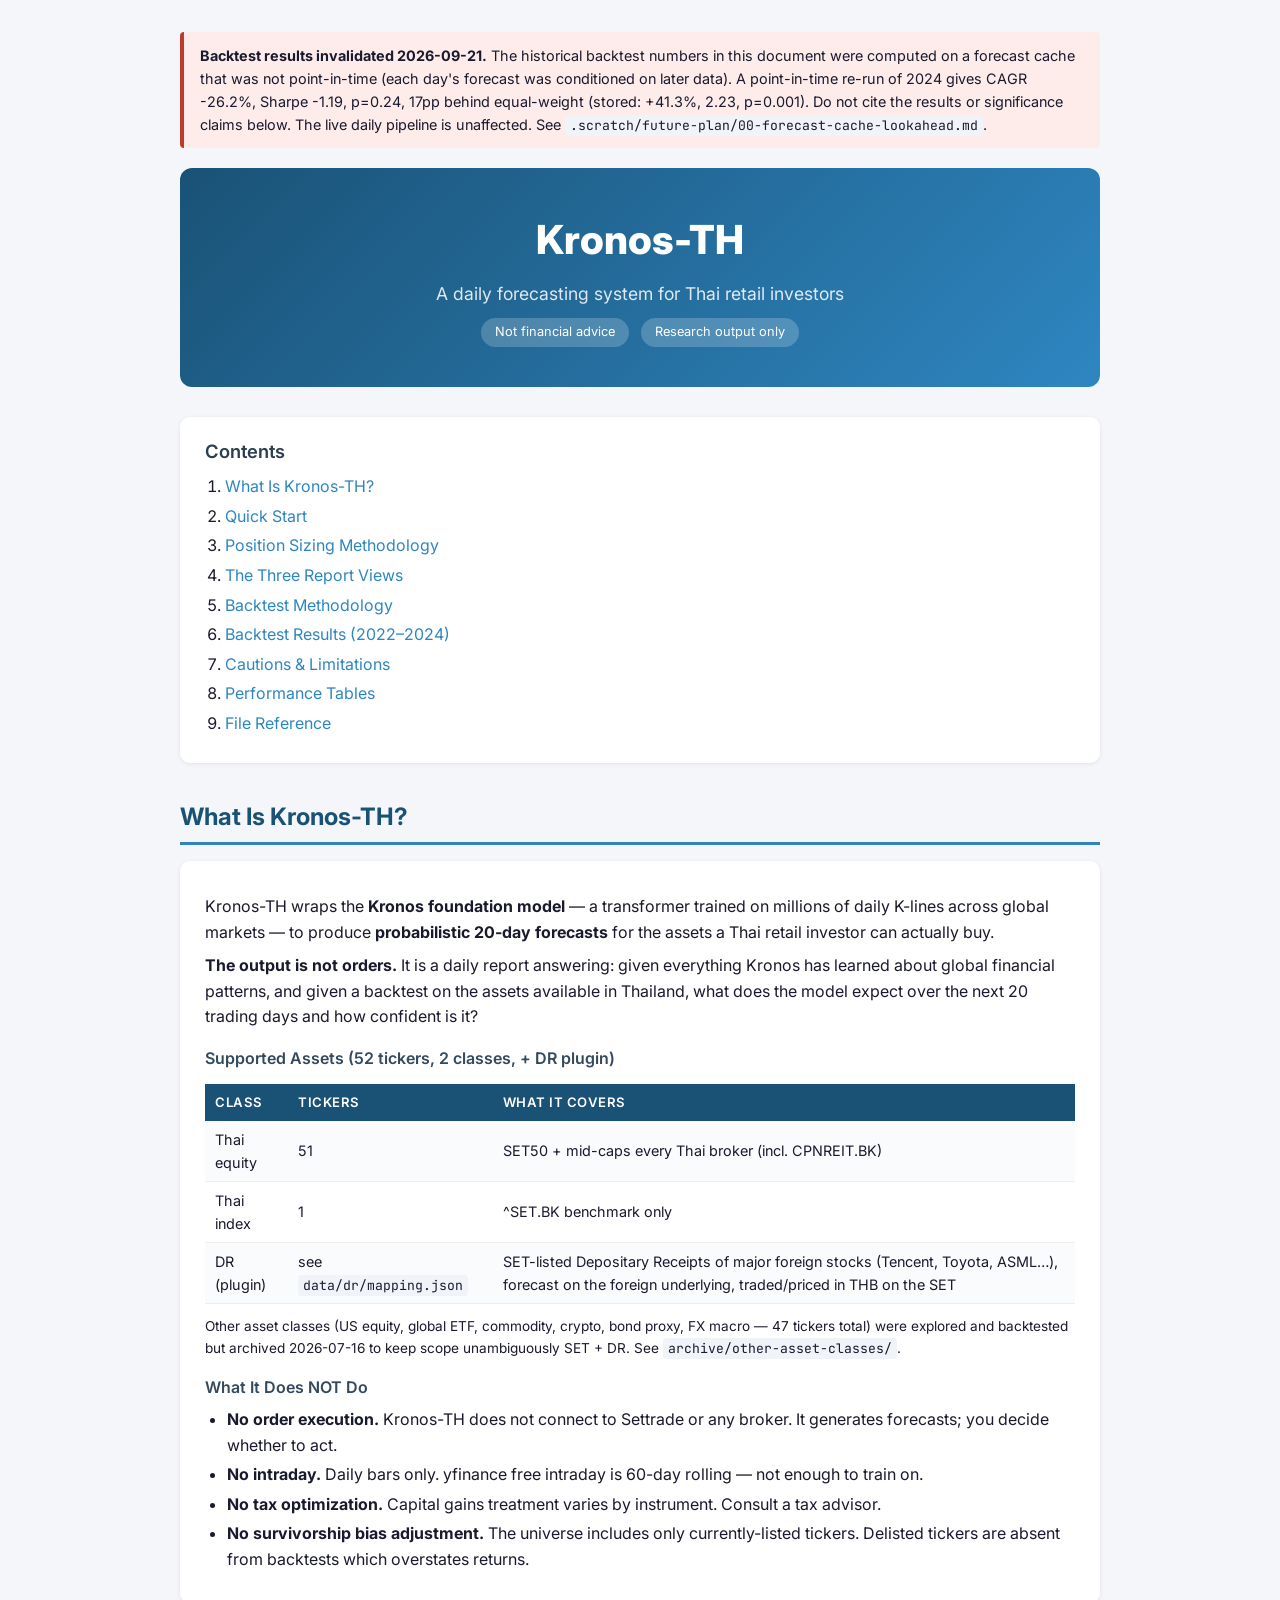
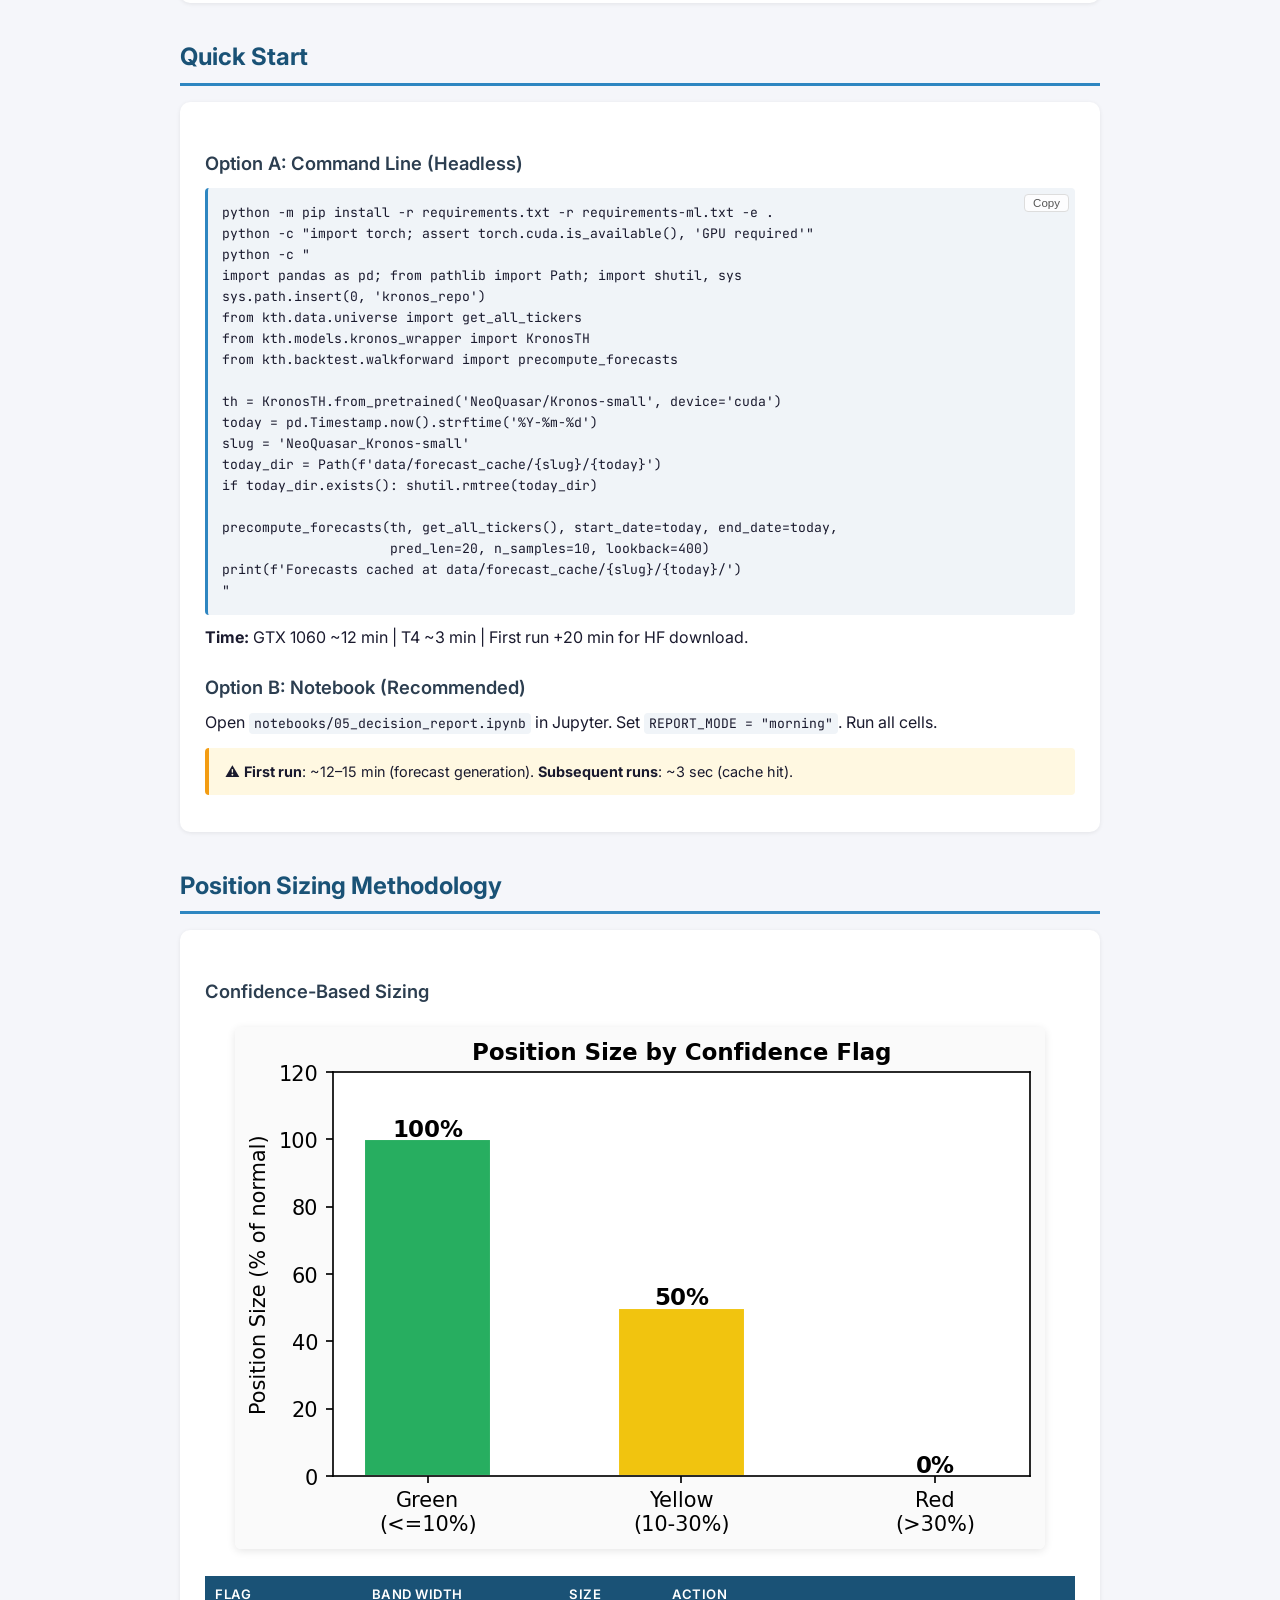
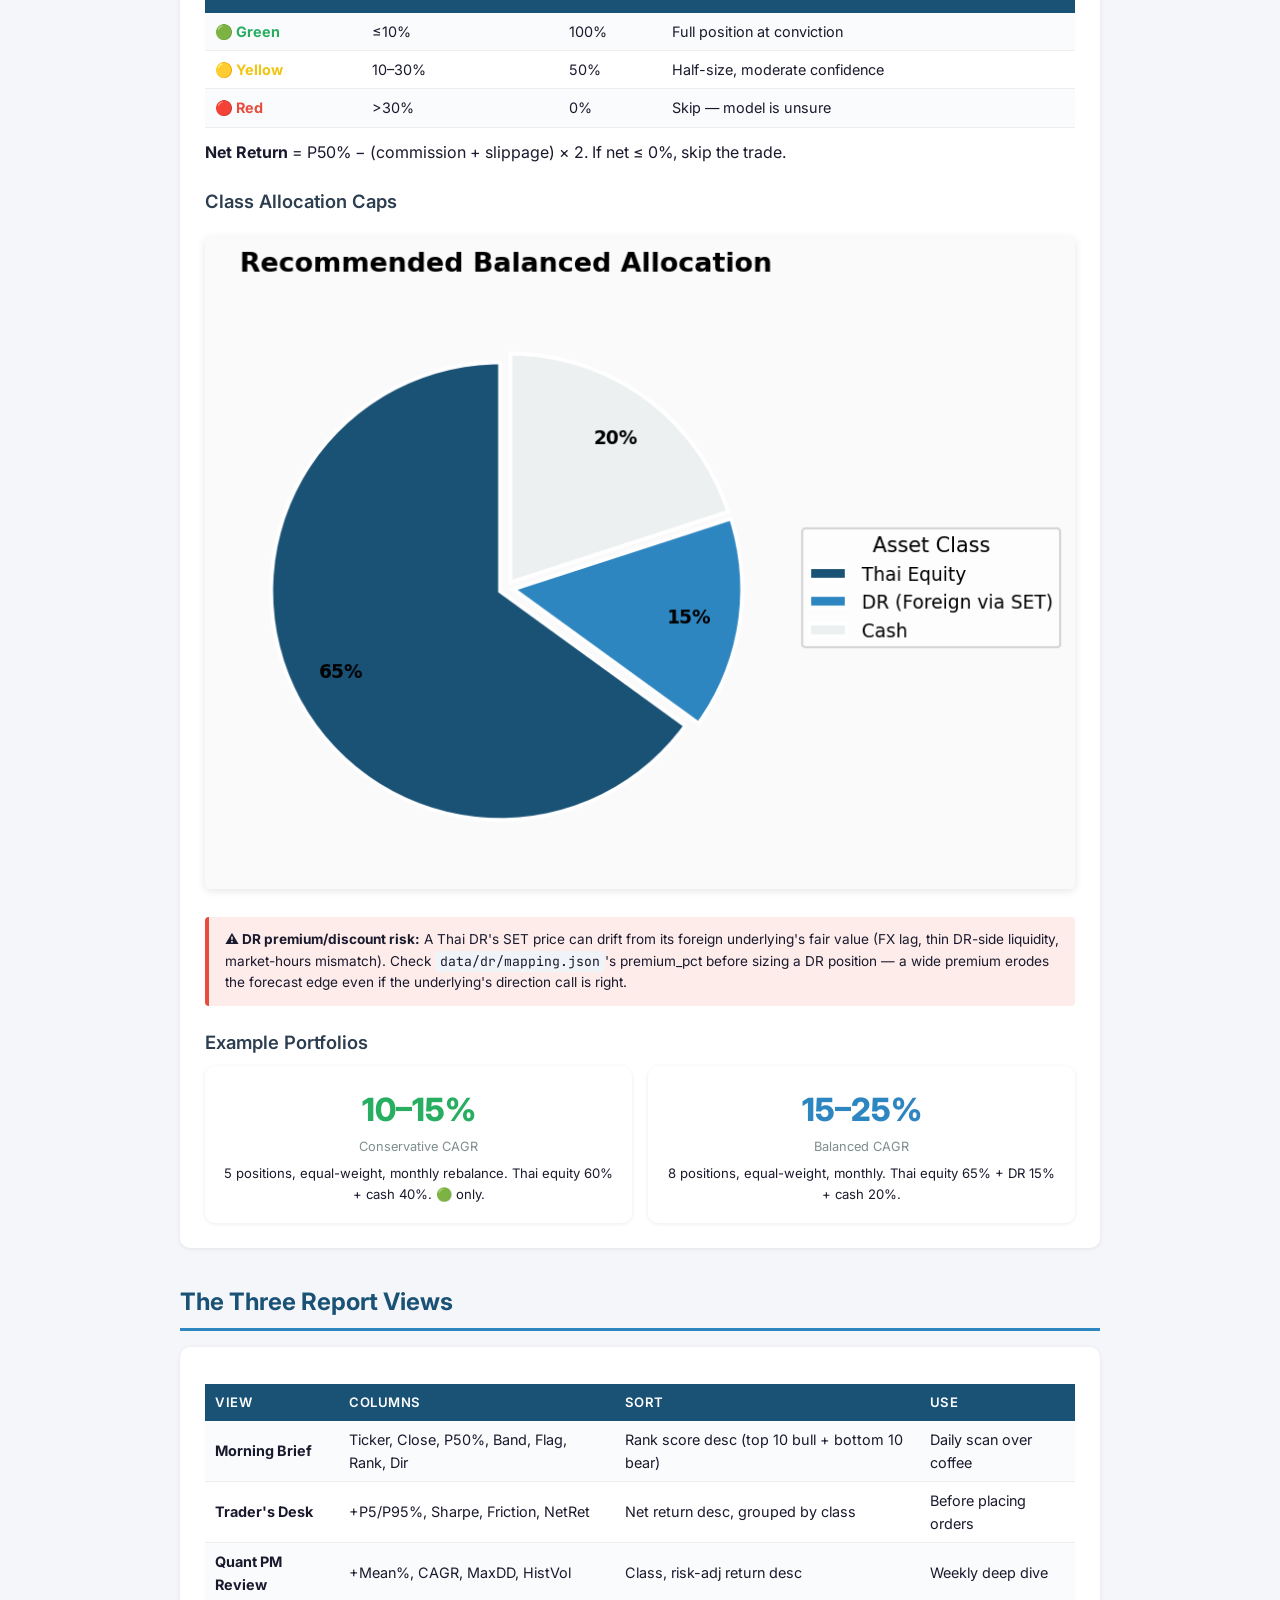
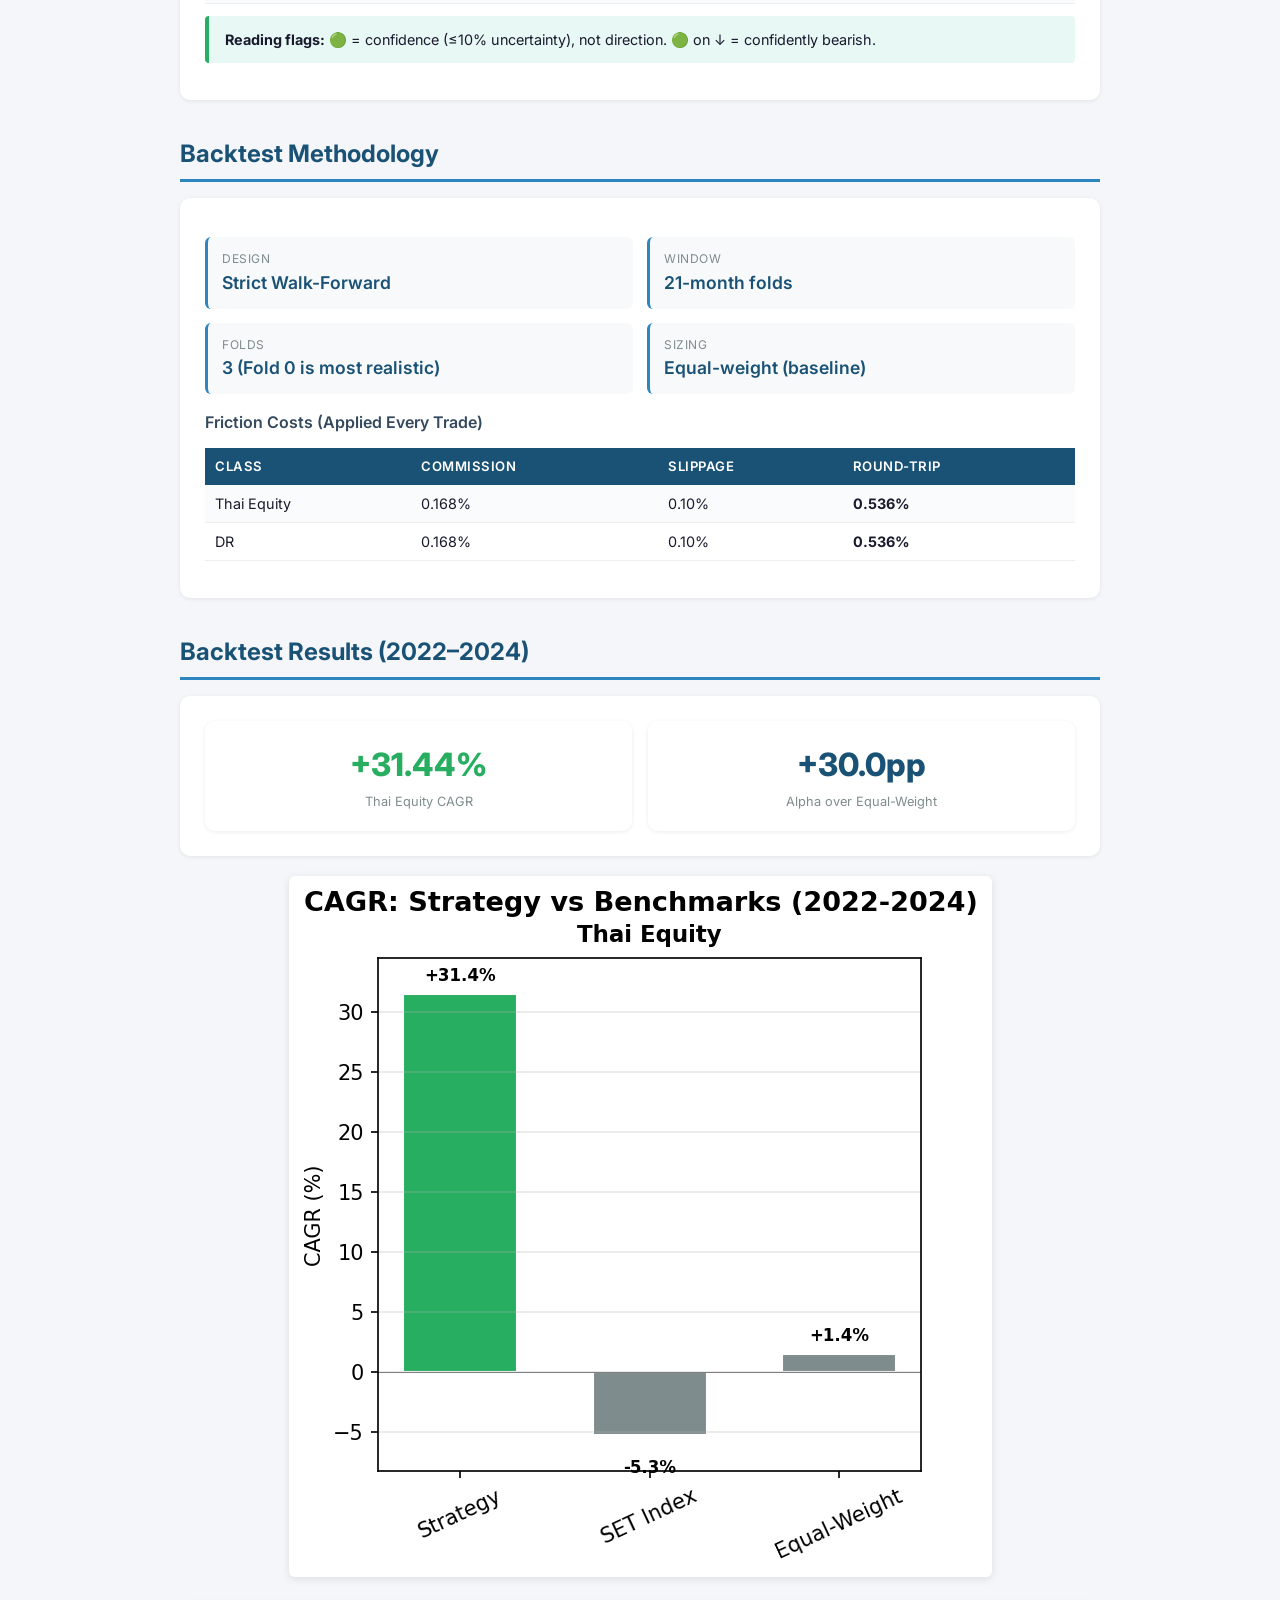
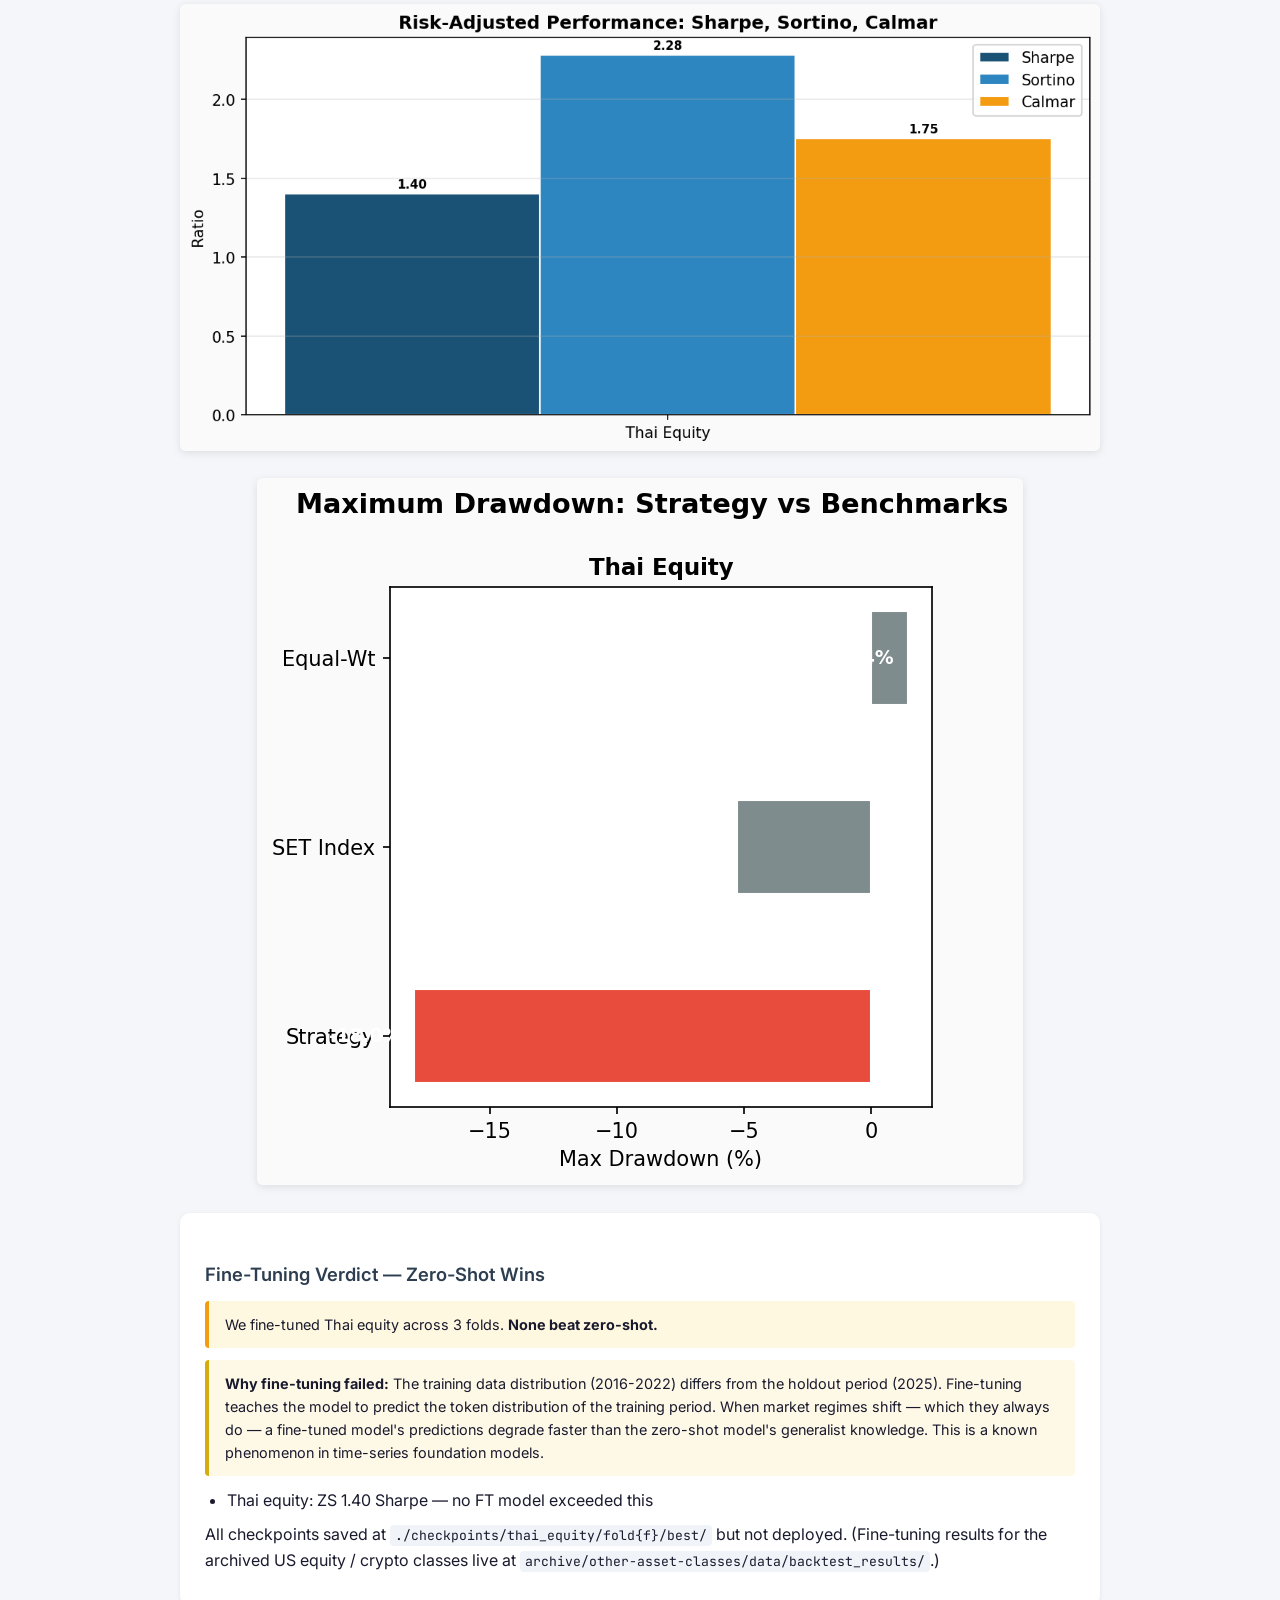
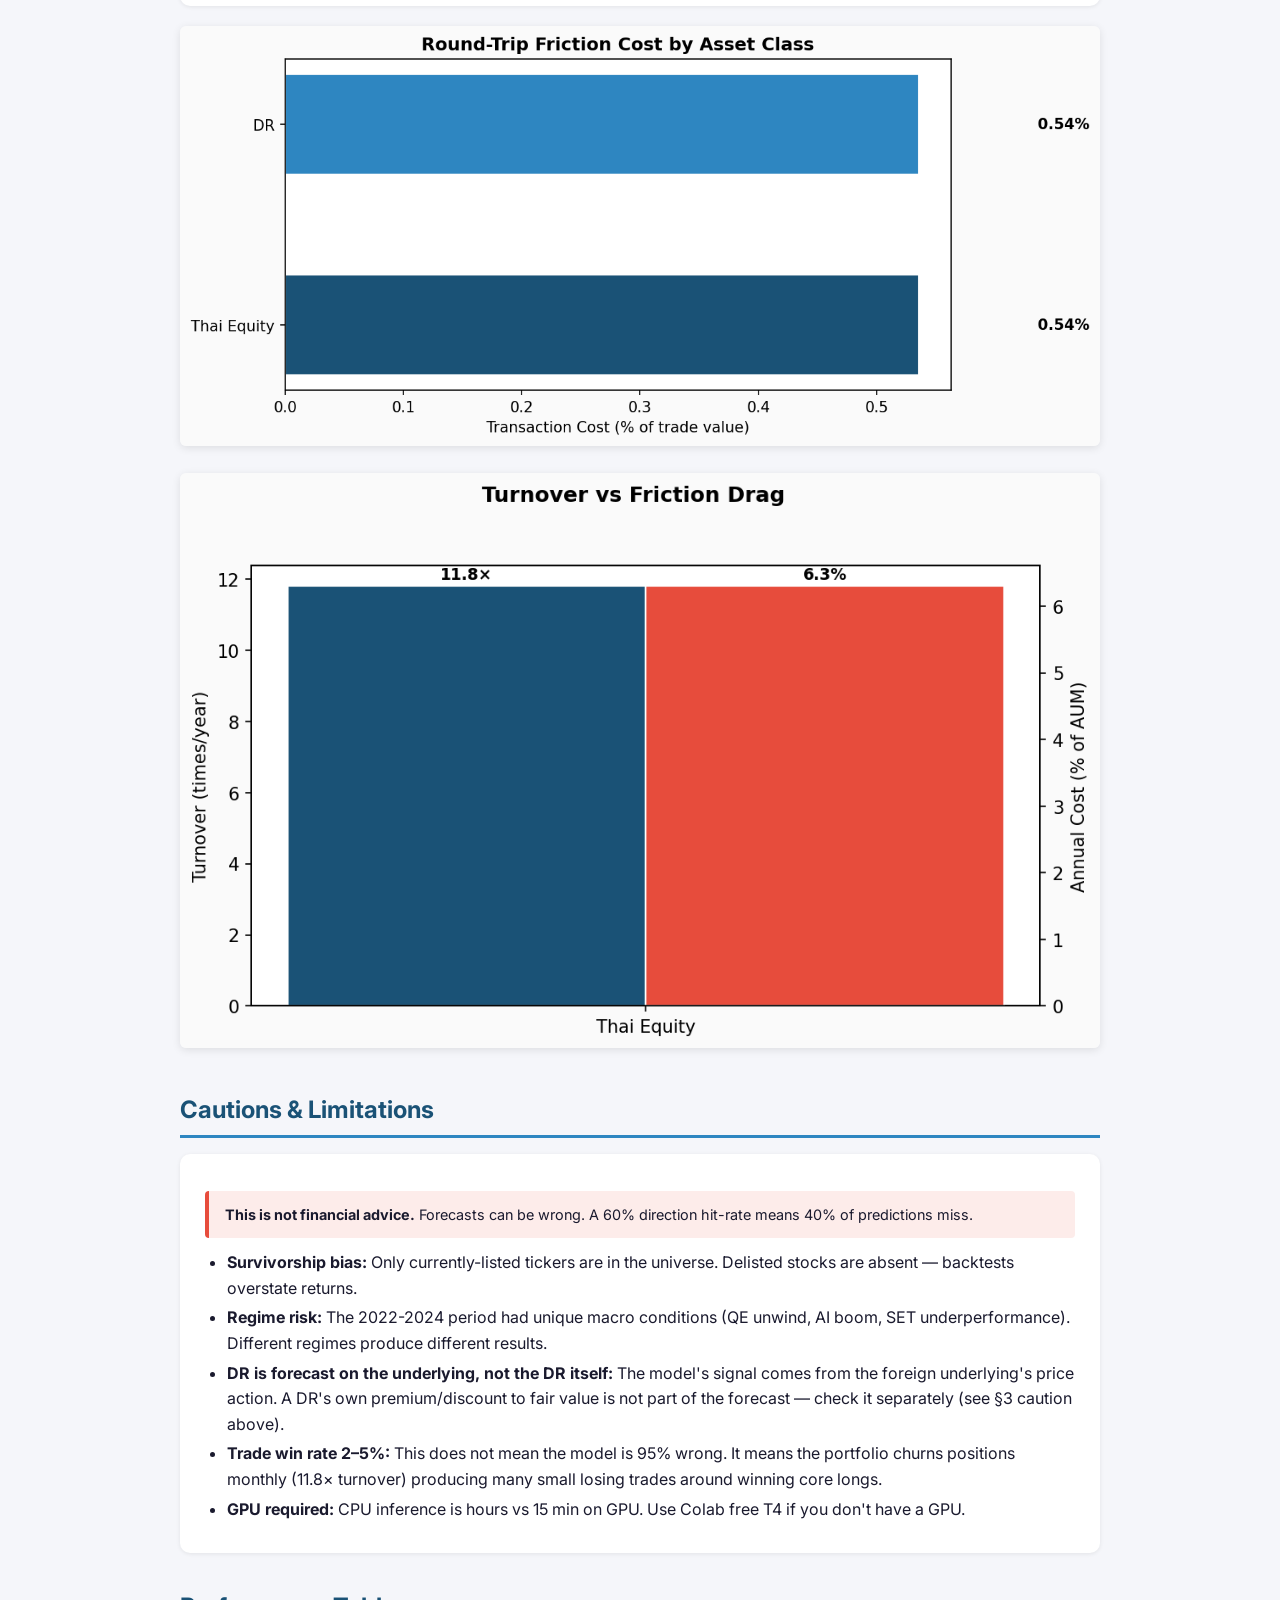
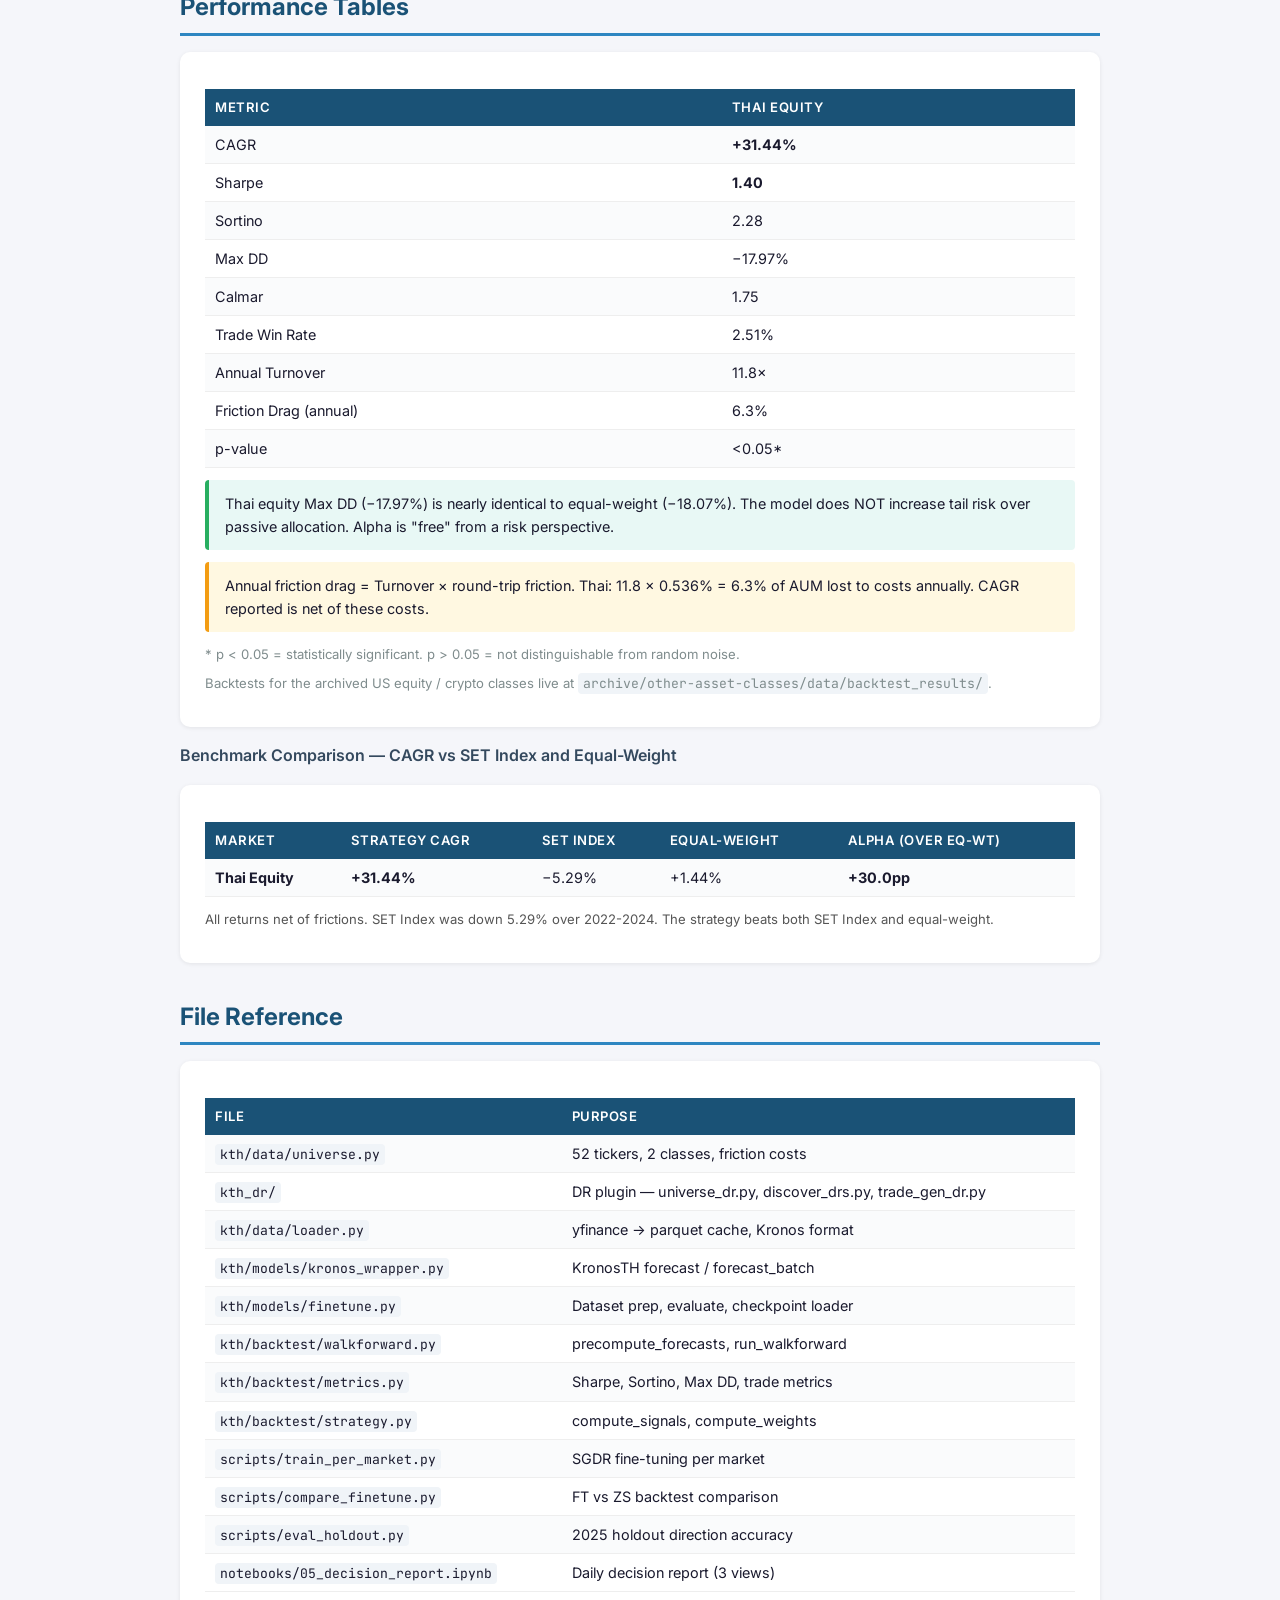
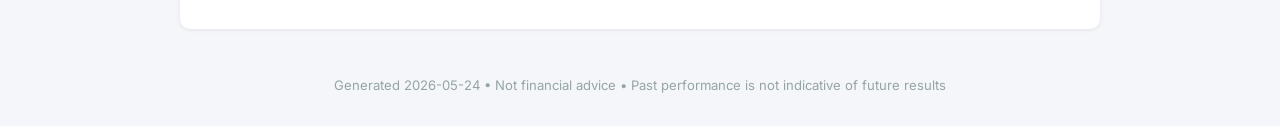
<file: docs/user-manual.html>
<!DOCTYPE html>
<html lang="en">
<head>
<meta charset="UTF-8">
<meta name="viewport" content="width=device-width, initial-scale=1.0">
<title>Kronos-TH — User Manual &amp; Methodology Guide</title>
<link rel="preconnect" href="https://fonts.googleapis.com">
<link rel="preconnect" href="https://fonts.gstatic.com" crossorigin>
<link href="https://fonts.googleapis.com/css2?family=Inter:wght@400;500;600;700;800&family=JetBrains+Mono:wght@400;500&display=swap" rel="stylesheet">
<style>
  * { margin: 0; padding: 0; box-sizing: border-box; }
  body { font-family: 'Inter', -apple-system, BlinkMacSystemFont, 'Segoe UI', Roboto, Helvetica, Arial, sans-serif; color: #1a1a2e; background: #f5f6fa; line-height: 1.6; }
  .container { max-width: 960px; margin: 0 auto; padding: 20px; }
  h1 { font-size: 2.2rem; font-weight: 800; color: #1a5276; margin: 30px 0 5px; }
  h2 { font-size: 1.5rem; font-weight: 700; color: #1a5276; margin: 35px 0 12px; padding-bottom: 6px; border-bottom: 3px solid #2e86c1; }
  h3 { font-size: 1.15rem; font-weight: 600; color: #2c3e50; margin: 22px 0 8px; }
  h4 { font-weight: 600; color: #34495e; margin: 16px 0 6px; }
  p { margin: 8px 0; }
  .subtitle { color: #7f8c8d; font-size: 1rem; margin-bottom: 25px; }
  .hero { background: linear-gradient(135deg, #1a5276 0%, #2e86c1 100%); color: white; padding: 40px 30px; border-radius: 12px; margin: 20px 0 30px; text-align: center; }
  .hero h1 { color: white; margin: 0; font-size: 2.5rem; }
  .hero .subtitle { color: rgba(255,255,255,0.85); font-size: 1.1rem; margin: 8px 0 0; }
  .hero .badge { display: inline-block; background: rgba(255,255,255,0.2); padding: 4px 14px; border-radius: 20px; font-size: 0.8rem; margin: 10px 4px 0; }
  .card { background: white; border-radius: 10px; padding: 25px; margin: 16px 0; box-shadow: 0 1px 4px rgba(0,0,0,0.08); }
  .chart { text-align: center; margin: 20px 0; }
  .chart img { max-width: 100%; height: auto; border-radius: 6px; box-shadow: 0 2px 8px rgba(0,0,0,0.1); }
  table { width: 100%; border-collapse: collapse; margin: 12px 0; font-size: 0.9rem; }
  th { background: #1a5276; color: white; padding: 8px 10px; text-align: left; font-weight: 600; font-size: 0.82rem; text-transform: uppercase; letter-spacing: 0.5px; }
  td { padding: 7px 10px; border-bottom: 1px solid #eee; }
  tr:hover td { background: #f0f4f8; }
  tr:nth-child(even) td { background: #fafbfc; }
  tr:nth-child(even):hover td { background: #f0f4f8; }
  code, pre { font-family: 'JetBrains Mono', monospace; font-size: 0.82rem; background: #f0f4f8; border-radius: 4px; }
  code { padding: 2px 5px; }
  pre { padding: 14px; overflow-x: auto; border-left: 3px solid #2e86c1; margin: 10px 0; position: relative; }
  .copy-btn { position: absolute; top: 6px; right: 6px; background: rgba(255,255,255,0.85); border: 1px solid #ddd; border-radius: 4px; padding: 2px 8px; font-size: 0.72rem; cursor: pointer; color: #555; }
  .copy-btn:hover { background: #e8f0fe; color: #1a5276; }
  .copy-btn.copied { background: #27ae60; color: white; border-color: #27ae60; }
  .highlight { background: #fff8e1; border-left: 4px solid #f39c12; padding: 12px 16px; margin: 12px 0; border-radius: 4px; font-size: 0.9rem; }
  .highlight-red { background: #fdecea; border-left: 4px solid #e74c3c; padding: 12px 16px; margin: 12px 0; border-radius: 4px; font-size: 0.9rem; }
  .highlight-green { background: #e8f8f5; border-left: 4px solid #27ae60; padding: 12px 16px; margin: 12px 0; border-radius: 4px; font-size: 0.9rem; }
  .highlight-yellow { background: #fef9e7; border-left: 4px solid #d4ac0d; padding: 12px 16px; margin: 12px 0; border-radius: 4px; font-size: 0.9rem; }
  .two-col { display: grid; grid-template-columns: 1fr 1fr; gap: 16px; }
  @media (max-width: 768px) { .two-col { grid-template-columns: 1fr; } }
  .stat { background: white; border-radius: 10px; padding: 18px; text-align: center; box-shadow: 0 1px 4px rgba(0,0,0,0.08); }
  .stat .number { font-size: 2rem; font-weight: 800; color: #1a5276; }
  .stat .label { font-size: 0.8rem; color: #7f8c8d; margin-top: 2px; }
  .toc { background: white; border-radius: 10px; padding: 20px 25px; margin: 20px 0; box-shadow: 0 1px 4px rgba(0,0,0,0.08); }
  .toc ol { padding-left: 20px; }
  .toc li { margin: 4px 0; }
  .toc a { color: #2e86c1; text-decoration: none; }
  .toc a:hover { text-decoration: underline; }
  .flag-green { color: #27ae60; font-weight: bold; }
  .flag-yellow { color: #f1c40f; font-weight: bold; }
  .flag-red { color: #e74c3c; font-weight: bold; }
  .badge-sm { display: inline-block; padding: 2px 8px; border-radius: 10px; font-size: 0.75rem; font-weight: 600; }
  .badge-high { background: #e8f8f5; color: #27ae60; }
  .badge-mid { background: #fef9e7; color: #d4ac0d; }
  .badge-low { background: #fdecea; color: #e74c3c; }
  .badge-none { background: #eee; color: #999; }
  .detail-grid { display: grid; grid-template-columns: 1fr 1fr; gap: 14px; margin: 14px 0; }
  .detail-item { background: #f8f9fa; padding: 12px 14px; border-radius: 6px; border-left: 3px solid #2e86c1; }
  .detail-item .title-small { font-size: 0.75rem; color: #7f8c8d; text-transform: uppercase; letter-spacing: 0.5px; }
  .detail-item .value { font-size: 1.1rem; font-weight: 600; color: #1a5276; }
  ul, ol { padding-left: 22px; margin: 6px 0; }
  li { margin: 4px 0; }
  .btt { position: fixed; bottom: 30px; right: 30px; background: #1a5276; color: white; width: 42px; height: 42px; border-radius: 50%; text-align: center; line-height: 42px; font-size: 1.4rem; text-decoration: none; box-shadow: 0 2px 8px rgba(0,0,0,0.2); display: none; z-index: 100; }
  .btt:hover { background: #2e86c1; }
</style>
<script>
window.addEventListener('scroll', function(){
  var btn = document.querySelector('.btt');
  if (btn) btn.style.display = window.scrollY > 300 ? 'block' : 'none';
});
document.addEventListener('DOMContentLoaded', function(){
  document.querySelectorAll('pre').forEach(function(pre){
    if (pre.querySelector('.copy-btn')) return;
    var btn = document.createElement('button');
    btn.className = 'copy-btn';
    btn.textContent = 'Copy';
    btn.onclick = function(){
      var code = pre.textContent;
      navigator.clipboard.writeText(code).then(function(){
        btn.textContent = 'Copied!';
        btn.classList.add('copied');
        setTimeout(function(){ btn.textContent = 'Copy'; btn.classList.remove('copied'); }, 2000);
      }).catch(function(){
        btn.textContent = 'Failed';
      });
    };
    pre.style.position = 'relative';
    pre.appendChild(btn);
  });
});
</script>
</head>
<body>
<div class="container">
<div style="background:#fdecea;border-left:4px solid #c0392b;padding:12px 16px;margin:12px 0;border-radius:4px;font-size:0.9rem;"><strong>Backtest results invalidated 2026-09-21.</strong> The historical backtest numbers in this document were computed on a forecast cache that was not point-in-time (each day's forecast was conditioned on later data). A point-in-time re-run of 2024 gives CAGR -26.2%, Sharpe -1.19, p=0.24, 17pp behind equal-weight (stored: +41.3%, 2.23, p=0.001). Do not cite the results or significance claims below. The live daily pipeline is unaffected. See <code>.scratch/future-plan/00-forecast-cache-lookahead.md</code>.</div>

<div class="hero">
  <h1>Kronos-TH</h1>
  <p class="subtitle">A daily forecasting system for Thai retail investors</p>
  <span class="badge">Not financial advice</span>
  <span class="badge">Research output only</span>
</div>

<div class="toc">
  <h3 style="margin-top:0; border:none; padding:0;">Contents</h3>
  <ol>
    <li><a href="#s1">What Is Kronos-TH?</a></li>
    <li><a href="#s2">Quick Start</a></li>
    <li><a href="#s3">Position Sizing Methodology</a></li>
    <li><a href="#s4">The Three Report Views</a></li>
    <li><a href="#s5">Backtest Methodology</a></li>
    <li><a href="#s6">Backtest Results (2022–2024)</a></li>
    <li><a href="#s7">Cautions &amp; Limitations</a></li>
    <li><a href="#s8">Performance Tables</a></li>
    <li><a href="#s9">File Reference</a></li>
   </ol>
</div>

<h2 id="s1">What Is Kronos-TH?</h2>
<div class="card">
  <p>Kronos-TH wraps the <strong>Kronos foundation model</strong> — a transformer trained on millions of daily K-lines across global markets — to produce <strong>probabilistic 20-day forecasts</strong> for the assets a Thai retail investor can actually buy.</p>
  <p><strong>The output is not orders.</strong> It is a daily report answering: given everything Kronos has learned about global financial patterns, and given a backtest on the assets available in Thailand, what does the model expect over the next 20 trading days and how confident is it?</p>

  <h4>Supported Assets (52 tickers, 2 classes, + DR plugin)</h4>
  <table>
    <tr><th>Class</th><th>Tickers</th><th>What It Covers</th></tr>
    <tr><td>Thai equity</td><td>51</td><td>SET50 + mid-caps every Thai broker (incl. CPNREIT.BK)</td></tr>
    <tr><td>Thai index</td><td>1</td><td>^SET.BK benchmark only</td></tr>
    <tr><td>DR (plugin)</td><td>see <code>data/dr/mapping.json</code></td><td>SET-listed Depositary Receipts of major foreign stocks (Tencent, Toyota, ASML…), forecast on the foreign underlying, traded/priced in THB on the SET</td></tr>
  </table>
  <p style="font-size:0.85rem;">Other asset classes (US equity, global ETF, commodity, crypto, bond proxy, FX macro — 47 tickers total) were explored and backtested but archived 2026-07-16 to keep scope unambiguously SET + DR. See <code>archive/other-asset-classes/</code>.</p>

  <h4>What It Does NOT Do</h4>
  <ul>
    <li><strong>No order execution.</strong> Kronos-TH does not connect to Settrade or any broker. It generates forecasts; you decide whether to act.</li>
    <li><strong>No intraday.</strong> Daily bars only. yfinance free intraday is 60-day rolling — not enough to train on.</li>
    <li><strong>No tax optimization.</strong> Capital gains treatment varies by instrument. Consult a tax advisor.</li>
    <li><strong>No survivorship bias adjustment.</strong> The universe includes only currently-listed tickers. Delisted tickers are absent from backtests which overstates returns.</li>
  </ul>
</div>


<h2 id="s2">Quick Start</h2>
<div class="card">
  <h3>Option A: Command Line (Headless)</h3>
  <pre>python -m pip install -r requirements.txt -r requirements-ml.txt -e .
python -c "import torch; assert torch.cuda.is_available(), 'GPU required'"
python -c "
import pandas as pd; from pathlib import Path; import shutil, sys
sys.path.insert(0, 'kronos_repo')
from kth.data.universe import get_all_tickers
from kth.models.kronos_wrapper import KronosTH
from kth.backtest.walkforward import precompute_forecasts

th = KronosTH.from_pretrained('NeoQuasar/Kronos-small', device='cuda')
today = pd.Timestamp.now().strftime('%Y-%m-%d')
slug = 'NeoQuasar_Kronos-small'
today_dir = Path(f'data/forecast_cache/{slug}/{today}')
if today_dir.exists(): shutil.rmtree(today_dir)

precompute_forecasts(th, get_all_tickers(), start_date=today, end_date=today,
                     pred_len=20, n_samples=10, lookback=400)
print(f'Forecasts cached at data/forecast_cache/{slug}/{today}/')
"</pre>
  <p><strong>Time:</strong> GTX 1060 ~12 min | T4 ~3 min | First run +20 min for HF download.</p>

  <h3>Option B: Notebook (Recommended)</h3>
  <p>Open <code>notebooks/05_decision_report.ipynb</code> in Jupyter. Set <code>REPORT_MODE = "morning"</code>. Run all cells.</p>
  <div class="highlight">⚠️ <strong>First run</strong>: ~12–15 min (forecast generation). <strong>Subsequent runs</strong>: ~3 sec (cache hit).</div>
</div>

<h2 id="s3">Position Sizing Methodology</h2>

<div class="card">
  <h3>Confidence-Based Sizing</h3>
  <div class="chart"><img src="[data-uri]" alt="chart"></div>
  <table>
    <tr><th>Flag</th><th>Band Width</th><th>Size</th><th>Action</th></tr>
    <tr><td><span class="flag-green">🟢 Green</span></td><td>≤10%</td><td>100%</td><td>Full position at conviction</td></tr>
    <tr><td><span class="flag-yellow">🟡 Yellow</span></td><td>10–30%</td><td>50%</td><td>Half-size, moderate confidence</td></tr>
    <tr><td><span class="flag-red">🔴 Red</span></td><td>&gt;30%</td><td>0%</td><td>Skip — model is unsure</td></tr>
  </table>
  <p><strong>Net Return</strong> = P50% − (commission + slippage) × 2. If net ≤ 0%, skip the trade.</p>

  <h3>Class Allocation Caps</h3>
  <div class="chart"><img src="[data-uri]" alt="chart"></div>
  <div class="highlight-red" style="font-size:0.85rem;"><strong>&#9888; DR premium/discount risk:</strong> A Thai DR's SET price can drift from its foreign underlying's fair value (FX lag, thin DR-side liquidity, market-hours mismatch). Check <code>data/dr/mapping.json</code>'s premium_pct before sizing a DR position — a wide premium erodes the forecast edge even if the underlying's direction call is right.</div>

  <h3>Example Portfolios</h3>
  <div class="two-col">
    <div class="stat">
      <div class="number" style="color:#27ae60;">10–15%</div>
      <div class="label">Conservative CAGR</div>
      <div style="margin-top:6px;font-size:0.82rem;">5 positions, equal-weight, monthly rebalance. Thai equity 60% + cash 40%. 🟢 only.</div>
    </div>
    <div class="stat">
      <div class="number" style="color:#2e86c1;">15–25%</div>
      <div class="label">Balanced CAGR</div>
      <div style="margin-top:6px;font-size:0.82rem;">8 positions, equal-weight, monthly. Thai equity 65% + DR 15% + cash 20%.</div>
    </div>
  </div>
</div>

<h2 id="s4">The Three Report Views</h2>
<div class="card">
  <table>
    <tr><th>View</th><th>Columns</th><th>Sort</th><th>Use</th></tr>
    <tr><td><strong>Morning Brief</strong></td><td>Ticker, Close, P50%, Band, Flag, Rank, Dir</td><td>Rank score desc (top 10 bull + bottom 10 bear)</td><td>Daily scan over coffee</td></tr>
    <tr><td><strong>Trader's Desk</strong></td><td>+P5/P95%, Sharpe, Friction, NetRet</td><td>Net return desc, grouped by class</td><td>Before placing orders</td></tr>
    <tr><td><strong>Quant PM Review</strong></td><td>+Mean%, CAGR, MaxDD, HistVol</td><td>Class, risk-adj return desc</td><td>Weekly deep dive</td></tr>
  </table>
  <div class="highlight-green"><strong>Reading flags:</strong> 🟢 = confidence (≤10% uncertainty), not direction. 🟢 on ↓ = confidently bearish.</div>
</div>

<h2 id="s5">Backtest Methodology</h2>
<div class="card">
  <div class="detail-grid">
    <div class="detail-item"><div class="title-small">Design</div><div class="value">Strict Walk-Forward</div></div>
    <div class="detail-item"><div class="title-small">Window</div><div class="value">21-month folds</div></div>
    <div class="detail-item"><div class="title-small">Folds</div><div class="value">3 (Fold 0 is most realistic)</div></div>
    <div class="detail-item"><div class="title-small">Sizing</div><div class="value">Equal-weight (baseline)</div></div>
  </div>

  <h4>Friction Costs (Applied Every Trade)</h4>
  <table>
    <tr><th>Class</th><th>Commission</th><th>Slippage</th><th>Round-Trip</th></tr>
    <tr><td>Thai Equity</td><td>0.168%</td><td>0.10%</td><td><strong>0.536%</strong></td></tr>
    <tr><td>DR</td><td>0.168%</td><td>0.10%</td><td><strong>0.536%</strong></td></tr>
  </table>
</div>

<h2 id="s6">Backtest Results (2022–2024)</h2>

<div class="card">
  <div class="two-col">
    <div class="stat"><div class="number" style="color:#27ae60;">+31.44%</div><div class="label">Thai Equity CAGR</div></div>
    <div class="stat"><div class="number" style="color:#1a5276;">+30.0pp</div><div class="label">Alpha over Equal-Weight</div></div>
  </div>
</div>

<div class="chart"><img src="[data-uri]" alt="chart"></div>
<div class="chart"><img src="[data-uri]" alt="chart"></div>
<div class="chart"><img src="[data-uri]" alt="chart"></div>

<div class="card">
  <h3>Fine-Tuning Verdict — Zero-Shot Wins</h3>
  <div class="highlight">We fine-tuned Thai equity across 3 folds. <strong>None beat zero-shot.</strong></div>
  <div class="highlight-yellow"><strong>Why fine-tuning failed:</strong> The training data distribution (2016-2022) differs from the holdout period (2025). Fine-tuning teaches the model to predict the token distribution of the training period. When market regimes shift — which they always do — a fine-tuned model's predictions degrade faster than the zero-shot model's generalist knowledge. This is a known phenomenon in time-series foundation models.</div>
  <ul>
    <li>Thai equity: ZS 1.40 Sharpe — no FT model exceeded this</li>
  </ul>
  <p>All checkpoints saved at <code>./checkpoints/thai_equity/fold{f}/best/</code> but not deployed. (Fine-tuning results for the archived US equity / crypto classes live at <code>archive/other-asset-classes/data/backtest_results/</code>.)</p>
</div>

<div class="chart"><img src="[data-uri]" alt="chart"></div>
<div class="chart"><img src="[data-uri]" alt="chart"></div>

<h2 id="s7">Cautions &amp; Limitations</h2>
<div class="card">
  <div class="highlight-red"><strong>This is not financial advice.</strong> Forecasts can be wrong. A 60% direction hit-rate means 40% of predictions miss.</div>

  <ul>
    <li><strong>Survivorship bias:</strong> Only currently-listed tickers are in the universe. Delisted stocks are absent — backtests overstate returns.</li>
    <li><strong>Regime risk:</strong> The 2022-2024 period had unique macro conditions (QE unwind, AI boom, SET underperformance). Different regimes produce different results.</li>
    <li><strong>DR is forecast on the underlying, not the DR itself:</strong> The model's signal comes from the foreign underlying's price action. A DR's own premium/discount to fair value is not part of the forecast — check it separately (see §3 caution above).</li>
    <li><strong>Trade win rate 2–5%:</strong> This does not mean the model is 95% wrong. It means the portfolio churns positions monthly (11.8× turnover) producing many small losing trades around winning core longs.</li>
    <li><strong>GPU required:</strong> CPU inference is hours vs 15 min on GPU. Use Colab free T4 if you don't have a GPU.</li>
  </ul>
</div>

<h2 id="s8">Performance Tables</h2>
<div class="card">
  <table>
    <tr><th>Metric</th><th>Thai Equity</th></tr>
    <tr><td>CAGR</td><td><strong>+31.44%</strong></td></tr>
    <tr><td>Sharpe</td><td><strong>1.40</strong></td></tr>
    <tr><td>Sortino</td><td>2.28</td></tr>
    <tr><td>Max DD</td><td>−17.97%</td></tr>
    <tr><td>Calmar</td><td>1.75</td></tr>
    <tr><td>Trade Win Rate</td><td>2.51%</td></tr>
    <tr><td>Annual Turnover</td><td>11.8×</td></tr>
    <tr><td>Friction Drag (annual)</td><td>6.3%</td></tr>
    <tr><td>p-value</td><td>&lt;0.05*</td></tr>
  </table>
  <div class="highlight-green">Thai equity Max DD (−17.97%) is nearly identical to equal-weight (−18.07%). The model does NOT increase tail risk over passive allocation. Alpha is "free" from a risk perspective.</div>
  <div class="highlight">Annual friction drag = Turnover × round-trip friction. Thai: 11.8 × 0.536% = 6.3% of AUM lost to costs annually. CAGR reported is net of these costs.</div>
  <p style="font-size:0.82rem;color:#7f8c8d;margin-top:6px;">* p &lt; 0.05 = statistically significant. p > 0.05 = not distinguishable from random noise.</p>
  <p style="font-size:0.82rem;color:#7f8c8d;margin-top:6px;">Backtests for the archived US equity / crypto classes live at <code>archive/other-asset-classes/data/backtest_results/</code>.</p>
</div>

<h4>Benchmark Comparison — CAGR vs SET Index and Equal-Weight</h4>
<div class="card">
  <table>
    <tr><th>Market</th><th>Strategy CAGR</th><th>SET Index</th><th>Equal-Weight</th><th>Alpha (over eq-wt)</th></tr>
    <tr><td><strong>Thai Equity</strong></td><td><strong>+31.44%</strong></td><td>−5.29%</td><td>+1.44%</td><td><strong>+30.0pp</strong></td></tr>
  </table>
  <p style="font-size:0.82rem;color:#555;margin-top:6px;">All returns net of frictions. SET Index was down 5.29% over 2022-2024. The strategy beats both SET Index and equal-weight.</p>
</div>


<h2 id="s9">File Reference</h2>
<div class="card" style="font-size:0.85rem;">
  <table>
    <tr><th>File</th><th>Purpose</th></tr>
    <tr><td><code>kth/data/universe.py</code></td><td>52 tickers, 2 classes, friction costs</td></tr>
    <tr><td><code>kth_dr/</code></td><td>DR plugin — universe_dr.py, discover_drs.py, trade_gen_dr.py</td></tr>
    <tr><td><code>kth/data/loader.py</code></td><td>yfinance → parquet cache, Kronos format</td></tr>
    <tr><td><code>kth/models/kronos_wrapper.py</code></td><td>KronosTH forecast / forecast_batch</td></tr>
    <tr><td><code>kth/models/finetune.py</code></td><td>Dataset prep, evaluate, checkpoint loader</td></tr>
    <tr><td><code>kth/backtest/walkforward.py</code></td><td>precompute_forecasts, run_walkforward</td></tr>
    <tr><td><code>kth/backtest/metrics.py</code></td><td>Sharpe, Sortino, Max DD, trade metrics</td></tr>
    <tr><td><code>kth/backtest/strategy.py</code></td><td>compute_signals, compute_weights</td></tr>
    <tr><td><code>scripts/train_per_market.py</code></td><td>SGDR fine-tuning per market</td></tr>
    <tr><td><code>scripts/compare_finetune.py</code></td><td>FT vs ZS backtest comparison</td></tr>
    <tr><td><code>scripts/eval_holdout.py</code></td><td>2025 holdout direction accuracy</td></tr>
    <tr><td><code>notebooks/05_decision_report.ipynb</code></td><td>Daily decision report (3 views)</td></tr>
  </table>
</div>

<a href="#" class="btt" onclick="window.scrollTo(0,0);return false;">&#8593;</a>

<div style="text-align:center;padding:30px 0 10px;color:#95a5a6;font-size:0.82rem;">
  Generated 2026-05-24 • Not financial advice • Past performance is not indicative of future results
</div>
</div>
</body>
</html>
</file>
